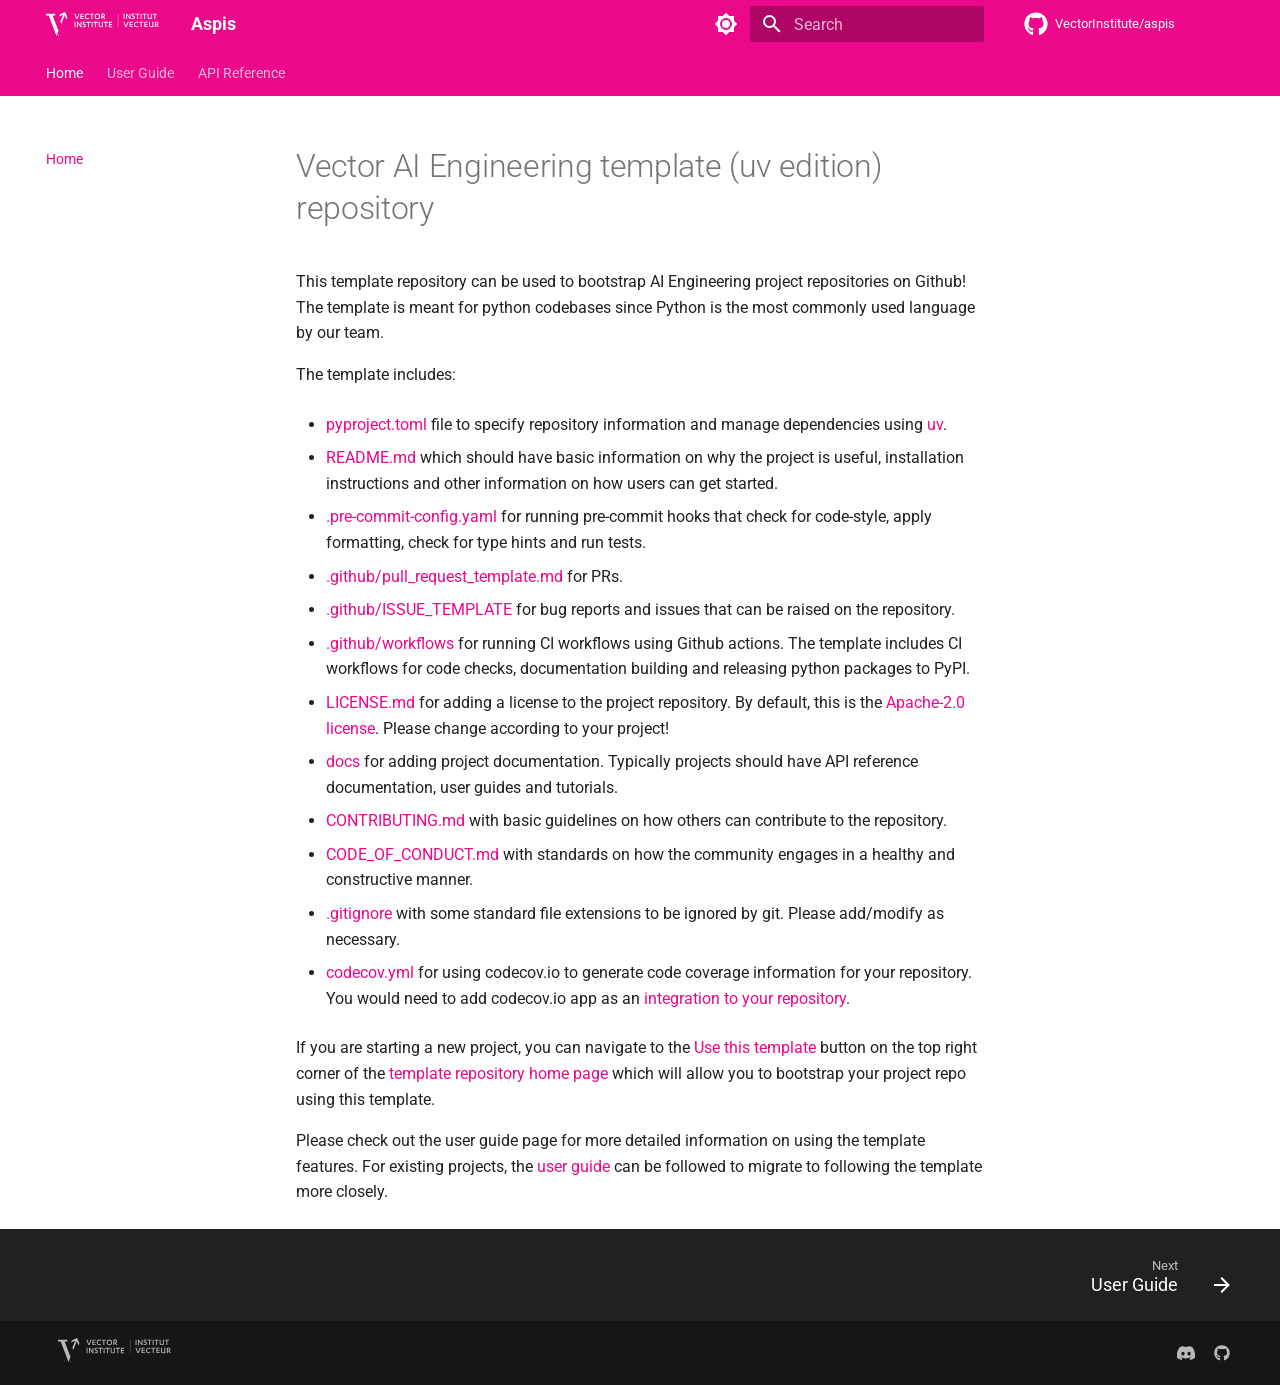
<file: index.html>
<!doctype html>
<html lang="en" class="no-js">
  <head>
    
      <meta charset="utf-8">
      <meta name="viewport" content="width=device-width,initial-scale=1">
      
      
      
      
      
        <link rel="next" href="user_guide/">
      
      
        
      
      
      <link rel="icon" href="assets/favicon-48x48.svg">
      <meta name="generator" content="mkdocs-1.6.1, mkdocs-material-9.7.7">
    
    
      
        <title>Aspis</title>
      
    
    
      <link rel="stylesheet" href="assets/stylesheets/main.ec1eaa64.min.css">
      
        
        <link rel="stylesheet" href="assets/stylesheets/palette.ab4e12ef.min.css">
      
      


    
    
      
    
    
      
        
        
        <link rel="preconnect" href="https://fonts.gstatic.com" crossorigin>
        <link rel="stylesheet" href="https://fonts.googleapis.com/css?family=Roboto:300,300i,400,400i,700,700i%7CRoboto+Mono:400,400i,700,700i&display=fallback">
        <style>:root{--md-text-font:"Roboto";--md-code-font:"Roboto Mono"}</style>
      
    
    
      <link rel="stylesheet" href="assets/_mkdocstrings.css">
    
      <link rel="stylesheet" href="stylesheets/extra.css">
    
    <script>__md_scope=new URL(".",location),__md_hash=e=>[...e].reduce(((e,_)=>(e<<5)-e+_.charCodeAt(0)),0),__md_get=(e,_=localStorage,t=__md_scope)=>JSON.parse(_.getItem(t.pathname+"."+e)),__md_set=(e,_,t=localStorage,a=__md_scope)=>{try{t.setItem(a.pathname+"."+e,JSON.stringify(_))}catch(e){}}</script>
    
      

    
    
  </head>
  
  
    
    
      
    
    
    
    
    <body dir="ltr" data-md-color-scheme="default" data-md-color-primary="vector" data-md-color-accent="vector-teal">
  
    
    <input class="md-toggle" data-md-toggle="drawer" type="checkbox" id="__drawer" autocomplete="off">
    <input class="md-toggle" data-md-toggle="search" type="checkbox" id="__search" autocomplete="off">
    <label class="md-overlay" for="__drawer"></label>
    <div data-md-component="skip">
      
        
        <a href="#vector-ai-engineering-template-uv-edition-repository" class="md-skip">
          Skip to content
        </a>
      
    </div>
    <div data-md-component="announce">
      
    </div>
    
    
      

<header class="md-header" data-md-component="header">
  <nav class="md-header__inner md-grid" aria-label="Header">
    <a href="." title="Aspis" class="md-header__button md-logo" aria-label="Aspis" data-md-component="logo">
      
<img src="assets/vector-logo.svg" alt="logo">

    </a>
    <label class="md-header__button md-icon" for="__drawer">
      
      <svg xmlns="http://www.w3.org/2000/svg" viewBox="0 0 24 24"><path d="M3 6h18v2H3zm0 5h18v2H3zm0 5h18v2H3z"/></svg>
    </label>
    <div class="md-header__title" data-md-component="header-title">
      <div class="md-header__ellipsis">
        <div class="md-header__topic">
          <span class="md-ellipsis">
            Aspis
          </span>
        </div>
        <div class="md-header__topic" data-md-component="header-topic">
          <span class="md-ellipsis">
            
              Home
            
          </span>
        </div>
      </div>
    </div>
    
      
        <form class="md-header__option" data-md-component="palette">
  
    
    
    
    <input class="md-option" data-md-color-media="(prefers-color-scheme: light)" data-md-color-scheme="default" data-md-color-primary="vector" data-md-color-accent="vector-teal"  aria-label="Switch to dark mode"  type="radio" name="__palette" id="__palette_0">
    
      <label class="md-header__button md-icon" title="Switch to dark mode" for="__palette_1" hidden>
        <svg xmlns="http://www.w3.org/2000/svg" viewBox="0 0 24 24"><path d="M12 8a4 4 0 0 0-4 4 4 4 0 0 0 4 4 4 4 0 0 0 4-4 4 4 0 0 0-4-4m0 10a6 6 0 0 1-6-6 6 6 0 0 1 6-6 6 6 0 0 1 6 6 6 6 0 0 1-6 6m8-9.31V4h-4.69L12 .69 8.69 4H4v4.69L.69 12 4 15.31V20h4.69L12 23.31 15.31 20H20v-4.69L23.31 12z"/></svg>
      </label>
    
  
    
    
    
    <input class="md-option" data-md-color-media="(prefers-color-scheme: dark)" data-md-color-scheme="slate" data-md-color-primary="black" data-md-color-accent="vector-teal"  aria-label="Switch to light mode"  type="radio" name="__palette" id="__palette_1">
    
      <label class="md-header__button md-icon" title="Switch to light mode" for="__palette_0" hidden>
        <svg xmlns="http://www.w3.org/2000/svg" viewBox="0 0 24 24"><path d="M12 18c-.89 0-1.74-.2-2.5-.55C11.56 16.5 13 14.42 13 12s-1.44-4.5-3.5-5.45C10.26 6.2 11.11 6 12 6a6 6 0 0 1 6 6 6 6 0 0 1-6 6m8-9.31V4h-4.69L12 .69 8.69 4H4v4.69L.69 12 4 15.31V20h4.69L12 23.31 15.31 20H20v-4.69L23.31 12z"/></svg>
      </label>
    
  
</form>
      
    
    
      <script>var palette=__md_get("__palette");if(palette&&palette.color){if("(prefers-color-scheme)"===palette.color.media){var media=matchMedia("(prefers-color-scheme: light)"),input=document.querySelector(media.matches?"[data-md-color-media='(prefers-color-scheme: light)']":"[data-md-color-media='(prefers-color-scheme: dark)']");palette.color.media=input.getAttribute("data-md-color-media"),palette.color.scheme=input.getAttribute("data-md-color-scheme"),palette.color.primary=input.getAttribute("data-md-color-primary"),palette.color.accent=input.getAttribute("data-md-color-accent")}for(var[key,value]of Object.entries(palette.color))document.body.setAttribute("data-md-color-"+key,value)}</script>
    
    
    
      
      
        <label class="md-header__button md-icon" for="__search">
          
          <svg xmlns="http://www.w3.org/2000/svg" viewBox="0 0 24 24"><path d="M9.5 3A6.5 6.5 0 0 1 16 9.5c0 1.61-.59 3.09-1.56 4.23l.27.27h.79l5 5-1.5 1.5-5-5v-.79l-.27-.27A6.52 6.52 0 0 1 9.5 16 6.5 6.5 0 0 1 3 9.5 6.5 6.5 0 0 1 9.5 3m0 2C7 5 5 7 5 9.5S7 14 9.5 14 14 12 14 9.5 12 5 9.5 5"/></svg>
        </label>
        <div class="md-search" data-md-component="search" role="dialog">
  <label class="md-search__overlay" for="__search"></label>
  <div class="md-search__inner" role="search">
    <form class="md-search__form" name="search">
      <input type="text" class="md-search__input" name="query" aria-label="Search" placeholder="Search" autocapitalize="off" autocorrect="off" autocomplete="off" spellcheck="false" data-md-component="search-query" required>
      <label class="md-search__icon md-icon" for="__search">
        
        <svg xmlns="http://www.w3.org/2000/svg" viewBox="0 0 24 24"><path d="M9.5 3A6.5 6.5 0 0 1 16 9.5c0 1.61-.59 3.09-1.56 4.23l.27.27h.79l5 5-1.5 1.5-5-5v-.79l-.27-.27A6.52 6.52 0 0 1 9.5 16 6.5 6.5 0 0 1 3 9.5 6.5 6.5 0 0 1 9.5 3m0 2C7 5 5 7 5 9.5S7 14 9.5 14 14 12 14 9.5 12 5 9.5 5"/></svg>
        
        <svg xmlns="http://www.w3.org/2000/svg" viewBox="0 0 24 24"><path d="M20 11v2H8l5.5 5.5-1.42 1.42L4.16 12l7.92-7.92L13.5 5.5 8 11z"/></svg>
      </label>
      <nav class="md-search__options" aria-label="Search">
        
        <button type="reset" class="md-search__icon md-icon" title="Clear" aria-label="Clear" tabindex="-1">
          
          <svg xmlns="http://www.w3.org/2000/svg" viewBox="0 0 24 24"><path d="M19 6.41 17.59 5 12 10.59 6.41 5 5 6.41 10.59 12 5 17.59 6.41 19 12 13.41 17.59 19 19 17.59 13.41 12z"/></svg>
        </button>
      </nav>
      
        <div class="md-search__suggest" data-md-component="search-suggest"></div>
      
    </form>
    <div class="md-search__output">
      <div class="md-search__scrollwrap" tabindex="0" data-md-scrollfix>
        <div class="md-search-result" data-md-component="search-result">
          <div class="md-search-result__meta">
            Initializing search
          </div>
          <ol class="md-search-result__list" role="presentation"></ol>
        </div>
      </div>
    </div>
  </div>
</div>
      
    
    
      <div class="md-header__source">
        <a href="https://github.com/VectorInstitute/aspis" title="Go to repository" class="md-source" data-md-component="source">
  <div class="md-source__icon md-icon">
    
    <svg xmlns="http://www.w3.org/2000/svg" viewBox="0 0 512 512"><!--! Font Awesome Free 7.1.0 by @fontawesome - https://fontawesome.com License - https://fontawesome.com/license/free (Icons: CC BY 4.0, Fonts: SIL OFL 1.1, Code: MIT License) Copyright 2025 Fonticons, Inc.--><path d="M173.9 397.4c0 2-2.3 3.6-5.2 3.6-3.3.3-5.6-1.3-5.6-3.6 0-2 2.3-3.6 5.2-3.6 3-.3 5.6 1.3 5.6 3.6m-31.1-4.5c-.7 2 1.3 4.3 4.3 4.9 2.6 1 5.6 0 6.2-2s-1.3-4.3-4.3-5.2c-2.6-.7-5.5.3-6.2 2.3m44.2-1.7c-2.9.7-4.9 2.6-4.6 4.9.3 2 2.9 3.3 5.9 2.6 2.9-.7 4.9-2.6 4.6-4.6-.3-1.9-3-3.2-5.9-2.9M252.8 8C114.1 8 8 113.3 8 252c0 110.9 69.8 205.8 169.5 239.2 12.8 2.3 17.3-5.6 17.3-12.1 0-6.2-.3-40.4-.3-61.4 0 0-70 15-84.7-29.8 0 0-11.4-29.1-27.8-36.6 0 0-22.9-15.7 1.6-15.4 0 0 24.9 2 38.6 25.8 21.9 38.6 58.6 27.5 72.9 20.9 2.3-16 8.8-27.1 16-33.7-55.9-6.2-112.3-14.3-112.3-110.5 0-27.5 7.6-41.3 23.6-58.9-2.6-6.5-11.1-33.3 2.6-67.9 20.9-6.5 69 27 69 27 20-5.6 41.5-8.5 62.8-8.5s42.8 2.9 62.8 8.5c0 0 48.1-33.6 69-27 13.7 34.7 5.2 61.4 2.6 67.9 16 17.7 25.8 31.5 25.8 58.9 0 96.5-58.9 104.2-114.8 110.5 9.2 7.9 17 22.9 17 46.4 0 33.7-.3 75.4-.3 83.6 0 6.5 4.6 14.4 17.3 12.1C436.2 457.8 504 362.9 504 252 504 113.3 391.5 8 252.8 8M105.2 352.9c-1.3 1-1 3.3.7 5.2 1.6 1.6 3.9 2.3 5.2 1 1.3-1 1-3.3-.7-5.2-1.6-1.6-3.9-2.3-5.2-1m-10.8-8.1c-.7 1.3.3 2.9 2.3 3.9 1.6 1 3.6.7 4.3-.7.7-1.3-.3-2.9-2.3-3.9-2-.6-3.6-.3-4.3.7m32.4 35.6c-1.6 1.3-1 4.3 1.3 6.2 2.3 2.3 5.2 2.6 6.5 1 1.3-1.3.7-4.3-1.3-6.2-2.2-2.3-5.2-2.6-6.5-1m-11.4-14.7c-1.6 1-1.6 3.6 0 5.9s4.3 3.3 5.6 2.3c1.6-1.3 1.6-3.9 0-6.2-1.4-2.3-4-3.3-5.6-2"/></svg>
  </div>
  <div class="md-source__repository">
    VectorInstitute/aspis
  </div>
</a>
      </div>
    
  </nav>
  
</header>
    
    <div class="md-container" data-md-component="container">
      
      
        
          
            
<nav class="md-tabs" aria-label="Tabs" data-md-component="tabs">
  <div class="md-grid">
    <ul class="md-tabs__list">
      
        
  
  
  
    
  
  
    <li class="md-tabs__item md-tabs__item--active">
      <a href="." class="md-tabs__link">
        
  
  
    
  
  Home

      </a>
    </li>
  

      
        
  
  
  
  
    <li class="md-tabs__item">
      <a href="user_guide/" class="md-tabs__link">
        
  
  
    
  
  User Guide

      </a>
    </li>
  

      
        
  
  
  
  
    <li class="md-tabs__item">
      <a href="api/" class="md-tabs__link">
        
  
  
    
  
  API Reference

      </a>
    </li>
  

      
    </ul>
  </div>
</nav>
          
        
      
      <main class="md-main" data-md-component="main">
        <div class="md-main__inner md-grid">
          
            
              
              <div class="md-sidebar md-sidebar--primary" data-md-component="sidebar" data-md-type="navigation" >
                <div class="md-sidebar__scrollwrap">
                  <div class="md-sidebar__inner">
                    


  


<nav class="md-nav md-nav--primary md-nav--lifted" aria-label="Navigation" data-md-level="0">
  <label class="md-nav__title" for="__drawer">
    <a href="." title="Aspis" class="md-nav__button md-logo" aria-label="Aspis" data-md-component="logo">
      
<img src="assets/vector-logo.svg" alt="logo">

    </a>
    Aspis
  </label>
  
    <div class="md-nav__source">
      <a href="https://github.com/VectorInstitute/aspis" title="Go to repository" class="md-source" data-md-component="source">
  <div class="md-source__icon md-icon">
    
    <svg xmlns="http://www.w3.org/2000/svg" viewBox="0 0 512 512"><!--! Font Awesome Free 7.1.0 by @fontawesome - https://fontawesome.com License - https://fontawesome.com/license/free (Icons: CC BY 4.0, Fonts: SIL OFL 1.1, Code: MIT License) Copyright 2025 Fonticons, Inc.--><path d="M173.9 397.4c0 2-2.3 3.6-5.2 3.6-3.3.3-5.6-1.3-5.6-3.6 0-2 2.3-3.6 5.2-3.6 3-.3 5.6 1.3 5.6 3.6m-31.1-4.5c-.7 2 1.3 4.3 4.3 4.9 2.6 1 5.6 0 6.2-2s-1.3-4.3-4.3-5.2c-2.6-.7-5.5.3-6.2 2.3m44.2-1.7c-2.9.7-4.9 2.6-4.6 4.9.3 2 2.9 3.3 5.9 2.6 2.9-.7 4.9-2.6 4.6-4.6-.3-1.9-3-3.2-5.9-2.9M252.8 8C114.1 8 8 113.3 8 252c0 110.9 69.8 205.8 169.5 239.2 12.8 2.3 17.3-5.6 17.3-12.1 0-6.2-.3-40.4-.3-61.4 0 0-70 15-84.7-29.8 0 0-11.4-29.1-27.8-36.6 0 0-22.9-15.7 1.6-15.4 0 0 24.9 2 38.6 25.8 21.9 38.6 58.6 27.5 72.9 20.9 2.3-16 8.8-27.1 16-33.7-55.9-6.2-112.3-14.3-112.3-110.5 0-27.5 7.6-41.3 23.6-58.9-2.6-6.5-11.1-33.3 2.6-67.9 20.9-6.5 69 27 69 27 20-5.6 41.5-8.5 62.8-8.5s42.8 2.9 62.8 8.5c0 0 48.1-33.6 69-27 13.7 34.7 5.2 61.4 2.6 67.9 16 17.7 25.8 31.5 25.8 58.9 0 96.5-58.9 104.2-114.8 110.5 9.2 7.9 17 22.9 17 46.4 0 33.7-.3 75.4-.3 83.6 0 6.5 4.6 14.4 17.3 12.1C436.2 457.8 504 362.9 504 252 504 113.3 391.5 8 252.8 8M105.2 352.9c-1.3 1-1 3.3.7 5.2 1.6 1.6 3.9 2.3 5.2 1 1.3-1 1-3.3-.7-5.2-1.6-1.6-3.9-2.3-5.2-1m-10.8-8.1c-.7 1.3.3 2.9 2.3 3.9 1.6 1 3.6.7 4.3-.7.7-1.3-.3-2.9-2.3-3.9-2-.6-3.6-.3-4.3.7m32.4 35.6c-1.6 1.3-1 4.3 1.3 6.2 2.3 2.3 5.2 2.6 6.5 1 1.3-1.3.7-4.3-1.3-6.2-2.2-2.3-5.2-2.6-6.5-1m-11.4-14.7c-1.6 1-1.6 3.6 0 5.9s4.3 3.3 5.6 2.3c1.6-1.3 1.6-3.9 0-6.2-1.4-2.3-4-3.3-5.6-2"/></svg>
  </div>
  <div class="md-source__repository">
    VectorInstitute/aspis
  </div>
</a>
    </div>
  
  <ul class="md-nav__list" data-md-scrollfix>
    
      
      
  
  
    
  
  
  
    <li class="md-nav__item md-nav__item--active">
      
      <input class="md-nav__toggle md-toggle" type="checkbox" id="__toc">
      
      
        
      
      
      <a href="." class="md-nav__link md-nav__link--active">
        
  
  
  <span class="md-ellipsis">
    
  
    Home
  

    
  </span>
  
  

      </a>
      
    </li>
  

    
      
      
  
  
  
  
    <li class="md-nav__item">
      <a href="user_guide/" class="md-nav__link">
        
  
  
  <span class="md-ellipsis">
    
  
    User Guide
  

    
  </span>
  
  

      </a>
    </li>
  

    
      
      
  
  
  
  
    <li class="md-nav__item">
      <a href="api/" class="md-nav__link">
        
  
  
  <span class="md-ellipsis">
    
  
    API Reference
  

    
  </span>
  
  

      </a>
    </li>
  

    
  </ul>
</nav>
                  </div>
                </div>
              </div>
            
            
              
              <div class="md-sidebar md-sidebar--secondary" data-md-component="sidebar" data-md-type="toc" >
                <div class="md-sidebar__scrollwrap">
                  <div class="md-sidebar__inner">
                    

<nav class="md-nav md-nav--secondary" aria-label="Table of contents">
  
  
  
    
  
  
</nav>
                  </div>
                </div>
              </div>
            
          
          
            <div class="md-content" data-md-component="content">
              
              <article class="md-content__inner md-typeset">
                
                  


  
  


<h1 id="vector-ai-engineering-template-uv-edition-repository">Vector AI Engineering template (uv edition) repository<a class="headerlink" href="#vector-ai-engineering-template-uv-edition-repository" title="Permanent link">&para;</a></h1>
<p>This template repository can be used to bootstrap AI Engineering project repositories
on Github! The template is meant for python codebases since Python is the most commonly
used language by our team.</p>
<p>The template includes:</p>
<ul>
<li>
<p><a href="https://pip.pypa.io/en/stable/reference/build-system/pyproject-toml/">pyproject.toml</a>
file to specify repository information and manage dependencies using
<a href="https://docs.astral.sh/uv/">uv</a>.</p>
</li>
<li>
<p><a href="https://docs.github.com/en/repositories/managing-your-repositorys-settings-and-features/customizing-your-repository/about-readmes">README.md</a> which should have basic information on why the project is
useful, installation instructions and other information on how users can get started.</p>
</li>
<li>
<p><a href="https://pre-commit.com/">.pre-commit-config.yaml</a> for running pre-commit hooks that
check for code-style, apply formatting, check for type hints and run tests.</p>
</li>
<li>
<p><a href="https://docs.github.com/en/communities/using-templates-to-encourage-useful-issues-and-pull-requests/creating-a-pull-request-template-for-your-repository">.github/pull_request_template.md</a> for PRs.</p>
</li>
<li>
<p><a href="https://docs.github.com/en/communities/using-templates-to-encourage-useful-issues-and-pull-requests/configuring-issue-templates-for-your-repository">.github/ISSUE_TEMPLATE</a> for bug reports and issues that can be raised on the repository.</p>
</li>
<li>
<p><a href="https://docs.github.com/en/actions/using-workflows">.github/workflows</a> for running CI
workflows using Github actions. The template includes CI workflows for code checks,
documentation building and releasing python packages to PyPI.</p>
</li>
<li>
<p><a href="https://docs.github.com/en/repositories/managing-your-repositorys-settings-and-features/customizing-your-repository/licensing-a-repository">LICENSE.md</a> for adding a license to the project repository.
By default, this is the <a href="http://www.apache.org/licenses/">Apache-2.0 license</a>. Please
change according to your project!</p>
</li>
<li>
<p><a href="https://squidfunk.github.io/mkdocs-material/">docs</a> for adding project documentation. Typically
projects should have API reference documentation, user guides and tutorials.</p>
</li>
<li>
<p><a href="https://docs.github.com/en/communities/setting-up-your-project-for-healthy-contributions/setting-guidelines-for-repository-contributors">CONTRIBUTING.md</a> with basic guidelines on how others can
contribute to the repository.</p>
</li>
<li>
<p><a href="https://docs.github.com/en/communities/setting-up-your-project-for-healthy-contributions/adding-a-code-of-conduct-to-your-project">CODE_OF_CONDUCT.md</a> with standards on how the community engages in
a healthy and constructive manner.</p>
</li>
<li>
<p><a href="https://docs.github.com/en/get-started/getting-started-with-git/ignoring-files">.gitignore</a>
with some standard file extensions to be ignored by git. Please add/modify as necessary.</p>
</li>
<li>
<p><a href="https://docs.codecov.com/docs/codecov-yaml">codecov.yml</a> for using codecov.io to
generate code coverage information for your repository. You would need to add codecov.io
app as an <a href="https://docs.codecov.com/docs/how-to-create-a-github-app-for-codecov-enterprise">integration to your repository</a>.</p>
</li>
</ul>
<p>If you are starting a new project, you can navigate to the <a href="https://docs.github.com/en/repositories/creating-and-managing-repositories/creating-a-repository-from-a-template">Use this template</a> button
on the top right corner of the <a href="https://github.com/VectorInstitute/aieng-template">template repository home page</a>
which will allow you to bootstrap your project repo using this template.</p>
<p>Please check out the user guide page for more detailed information on using the
template features. For existing projects, the <a href="user_guide/">user guide</a>
can be followed to migrate to following the template more closely.</p>












                
              </article>
            </div>
          
          
<script>var target=document.getElementById(location.hash.slice(1));target&&target.name&&(target.checked=target.name.startsWith("__tabbed_"))</script>
        </div>
        
          <button type="button" class="md-top md-icon" data-md-component="top" hidden>
  
  <svg xmlns="http://www.w3.org/2000/svg" viewBox="0 0 24 24"><path d="M13 20h-2V8l-5.5 5.5-1.42-1.42L12 4.16l7.92 7.92-1.42 1.42L13 8z"/></svg>
  Back to top
</button>
        
      </main>
      
        <footer class="md-footer">
  
    
      
      <nav class="md-footer__inner md-grid" aria-label="Footer" >
        
        
          
          <a href="user_guide/" class="md-footer__link md-footer__link--next" aria-label="Next: User Guide">
            <div class="md-footer__title">
              <span class="md-footer__direction">
                Next
              </span>
              <div class="md-ellipsis">
                User Guide
              </div>
            </div>
            <div class="md-footer__button md-icon">
              
              <svg xmlns="http://www.w3.org/2000/svg" viewBox="0 0 24 24"><path d="M4 11v2h12l-5.5 5.5 1.42 1.42L19.84 12l-7.92-7.92L10.5 5.5 16 11z"/></svg>
            </div>
          </a>
        
      </nav>
    
  
  <div class="md-footer-meta md-typeset">
    <div class="md-footer-meta__inner md-grid">
      <div class="md-copyright">
  <div class="md-footer-vector">
    <a href="https://vectorinstitute.ai" target="_blank" rel="noopener">
      <img
        src="assets/vector-logo.svg"
        alt="Vector Institute Logo"
        height="24"
      />
    </a>
  </div>
   
</div>
      
        
<div class="md-social">
  
    
    
    
    
    <a href="404.html" target="_blank" rel="noopener" title="" class="md-social__link">
      <svg xmlns="http://www.w3.org/2000/svg" viewBox="0 0 576 512"><!--! Font Awesome Free 7.1.0 by @fontawesome - https://fontawesome.com License - https://fontawesome.com/license/free (Icons: CC BY 4.0, Fonts: SIL OFL 1.1, Code: MIT License) Copyright 2025 Fonticons, Inc.--><path d="M492.5 69.8c-.2-.3-.4-.6-.8-.7-38.1-17.5-78.4-30-119.7-37.1-.4-.1-.8 0-1.1.1s-.6.4-.8.8c-5.5 9.9-10.5 20.2-14.9 30.6-44.6-6.8-89.9-6.8-134.4 0-4.5-10.5-9.5-20.7-15.1-30.6-.2-.3-.5-.6-.8-.8s-.7-.2-1.1-.2C162.5 39 122.2 51.5 84.1 69c-.3.1-.6.4-.8.7C7.1 183.5-13.8 294.6-3.6 404.2c0 .3.1.5.2.8s.3.4.5.6c44.4 32.9 94 58 146.8 74.2.4.1.8.1 1.1 0s.7-.4.9-.7c11.3-15.4 21.4-31.8 30-48.8.1-.2.2-.5.2-.8s0-.5-.1-.8-.2-.5-.4-.6-.4-.3-.7-.4c-15.8-6.1-31.2-13.4-45.9-21.9-.3-.2-.5-.4-.7-.6s-.3-.6-.3-.9 0-.6.2-.9.3-.5.6-.7c3.1-2.3 6.2-4.7 9.1-7.1.3-.2.6-.4.9-.4s.7 0 1 .1c96.2 43.9 200.4 43.9 295.5 0 .3-.1.7-.2 1-.2s.7.2.9.4c2.9 2.4 6 4.9 9.1 7.2.2.2.4.4.6.7s.2.6.2.9-.1.6-.3.9-.4.5-.6.6c-14.7 8.6-30 15.9-45.9 21.8-.2.1-.5.2-.7.4s-.3.4-.4.7-.1.5-.1.8.1.5.2.8c8.8 17 18.8 33.3 30 48.8.2.3.6.6.9.7s.8.1 1.1 0c52.9-16.2 102.6-41.3 147.1-74.2.2-.2.4-.4.5-.6s.2-.5.2-.8c12.3-126.8-20.5-236.9-86.9-334.5zm-302 267.7c-29 0-52.8-26.6-52.8-59.2s23.4-59.2 52.8-59.2c29.7 0 53.3 26.8 52.8 59.2 0 32.7-23.4 59.2-52.8 59.2m195.4 0c-29 0-52.8-26.6-52.8-59.2s23.4-59.2 52.8-59.2c29.7 0 53.3 26.8 52.8 59.2 0 32.7-23.2 59.2-52.8 59.2"/></svg>
    </a>
  
    
    
    
    
      
      
    
    <a href="https://github.com/VectorInstitute/aspis" target="_blank" rel="noopener" title="github.com" class="md-social__link">
      <svg xmlns="http://www.w3.org/2000/svg" viewBox="0 0 512 512"><!--! Font Awesome Free 7.1.0 by @fontawesome - https://fontawesome.com License - https://fontawesome.com/license/free (Icons: CC BY 4.0, Fonts: SIL OFL 1.1, Code: MIT License) Copyright 2025 Fonticons, Inc.--><path d="M173.9 397.4c0 2-2.3 3.6-5.2 3.6-3.3.3-5.6-1.3-5.6-3.6 0-2 2.3-3.6 5.2-3.6 3-.3 5.6 1.3 5.6 3.6m-31.1-4.5c-.7 2 1.3 4.3 4.3 4.9 2.6 1 5.6 0 6.2-2s-1.3-4.3-4.3-5.2c-2.6-.7-5.5.3-6.2 2.3m44.2-1.7c-2.9.7-4.9 2.6-4.6 4.9.3 2 2.9 3.3 5.9 2.6 2.9-.7 4.9-2.6 4.6-4.6-.3-1.9-3-3.2-5.9-2.9M252.8 8C114.1 8 8 113.3 8 252c0 110.9 69.8 205.8 169.5 239.2 12.8 2.3 17.3-5.6 17.3-12.1 0-6.2-.3-40.4-.3-61.4 0 0-70 15-84.7-29.8 0 0-11.4-29.1-27.8-36.6 0 0-22.9-15.7 1.6-15.4 0 0 24.9 2 38.6 25.8 21.9 38.6 58.6 27.5 72.9 20.9 2.3-16 8.8-27.1 16-33.7-55.9-6.2-112.3-14.3-112.3-110.5 0-27.5 7.6-41.3 23.6-58.9-2.6-6.5-11.1-33.3 2.6-67.9 20.9-6.5 69 27 69 27 20-5.6 41.5-8.5 62.8-8.5s42.8 2.9 62.8 8.5c0 0 48.1-33.6 69-27 13.7 34.7 5.2 61.4 2.6 67.9 16 17.7 25.8 31.5 25.8 58.9 0 96.5-58.9 104.2-114.8 110.5 9.2 7.9 17 22.9 17 46.4 0 33.7-.3 75.4-.3 83.6 0 6.5 4.6 14.4 17.3 12.1C436.2 457.8 504 362.9 504 252 504 113.3 391.5 8 252.8 8M105.2 352.9c-1.3 1-1 3.3.7 5.2 1.6 1.6 3.9 2.3 5.2 1 1.3-1 1-3.3-.7-5.2-1.6-1.6-3.9-2.3-5.2-1m-10.8-8.1c-.7 1.3.3 2.9 2.3 3.9 1.6 1 3.6.7 4.3-.7.7-1.3-.3-2.9-2.3-3.9-2-.6-3.6-.3-4.3.7m32.4 35.6c-1.6 1.3-1 4.3 1.3 6.2 2.3 2.3 5.2 2.6 6.5 1 1.3-1.3.7-4.3-1.3-6.2-2.2-2.3-5.2-2.6-6.5-1m-11.4-14.7c-1.6 1-1.6 3.6 0 5.9s4.3 3.3 5.6 2.3c1.6-1.3 1.6-3.9 0-6.2-1.4-2.3-4-3.3-5.6-2"/></svg>
    </a>
  
</div>
      
    </div>
  </div>
</footer>
      
    </div>
    <div class="md-dialog" data-md-component="dialog">
      <div class="md-dialog__inner md-typeset"></div>
    </div>
    
    
    
      
      
      <script id="__config" type="application/json">{"annotate": null, "base": ".", "features": ["content.code.annotate", "content.code.copy", "navigation.footer", "navigation.indexes", "navigation.instant", "navigation.tabs", "navigation.top", "search.suggest", "search.highlight", "toc.follow"], "search": "assets/javascripts/workers/search.2c215733.min.js", "tags": null, "translations": {"clipboard.copied": "Copied to clipboard", "clipboard.copy": "Copy to clipboard", "search.result.more.one": "1 more on this page", "search.result.more.other": "# more on this page", "search.result.none": "No matching documents", "search.result.one": "1 matching document", "search.result.other": "# matching documents", "search.result.placeholder": "Type to start searching", "search.result.term.missing": "Missing", "select.version": "Select version"}, "version": null}</script>
    
    
      <script src="assets/javascripts/bundle.d7400e89.min.js"></script>
      
    
  </body>
</html>
</file>
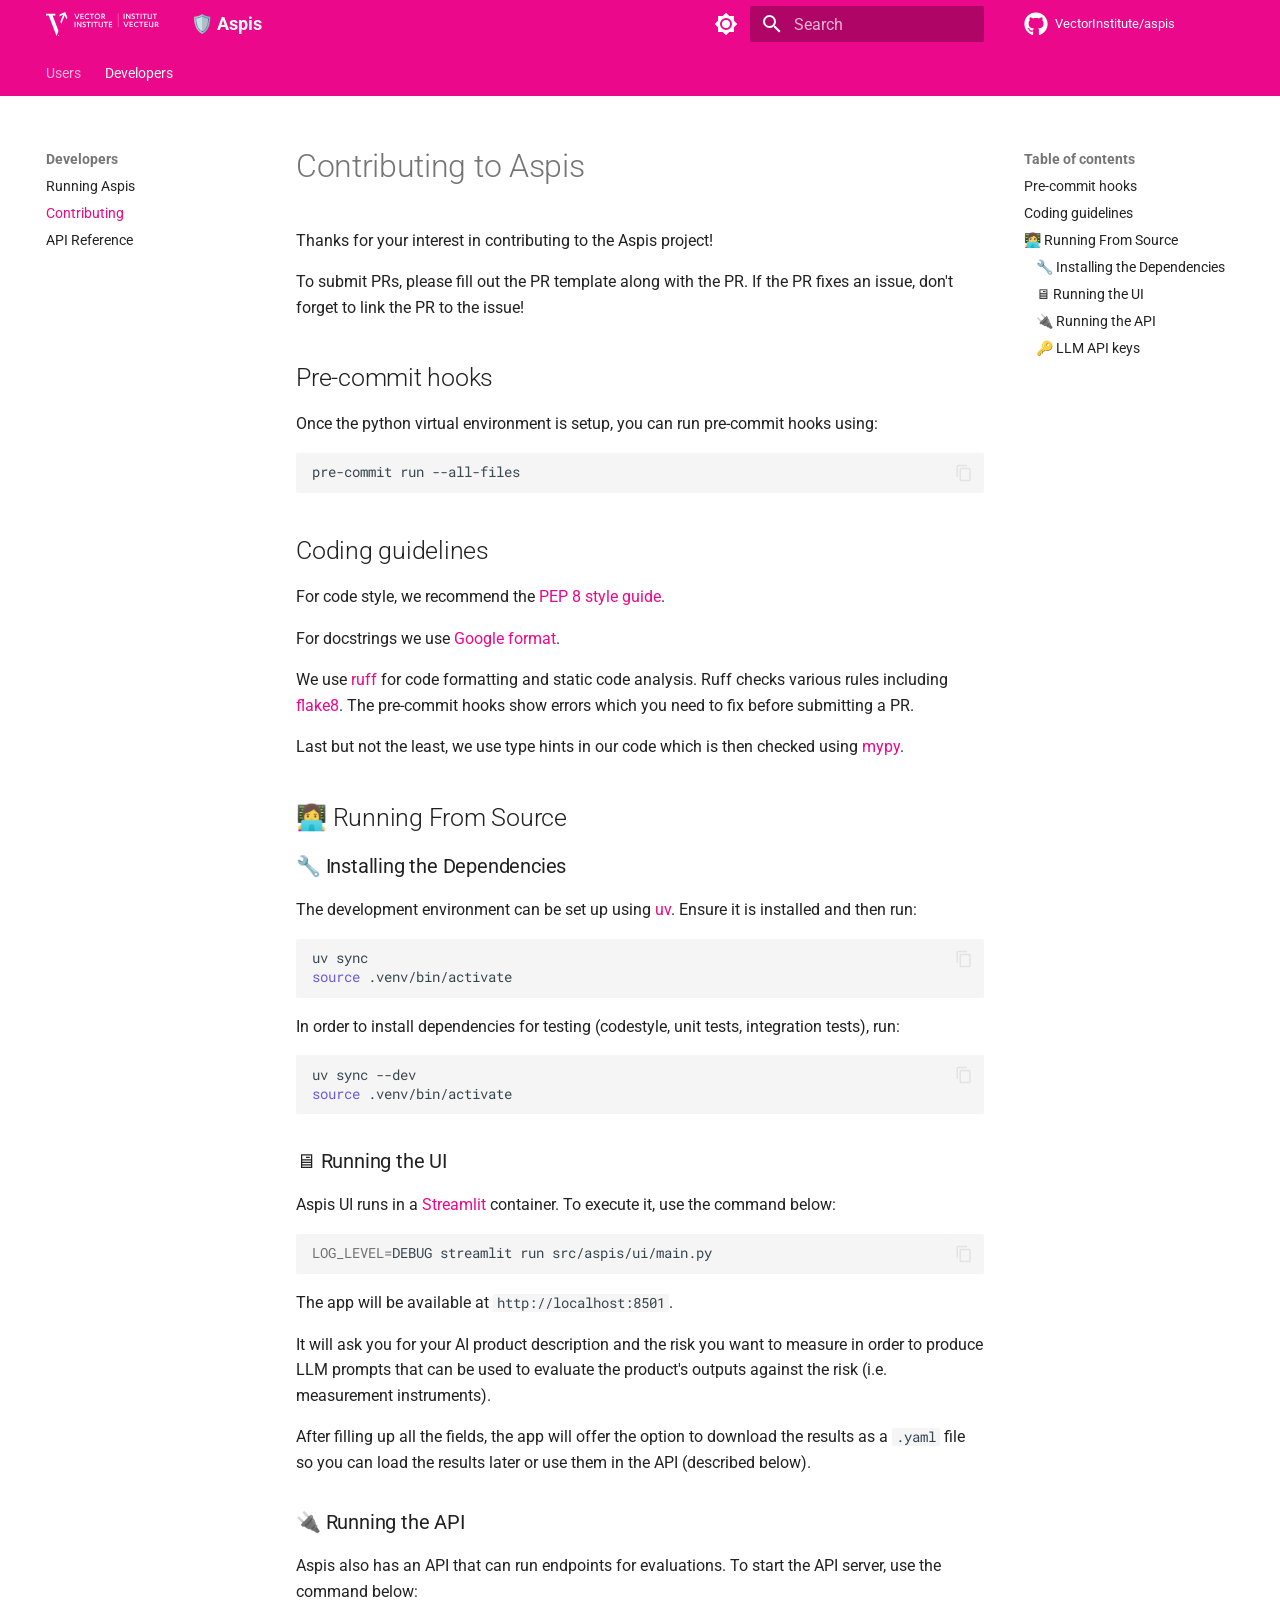
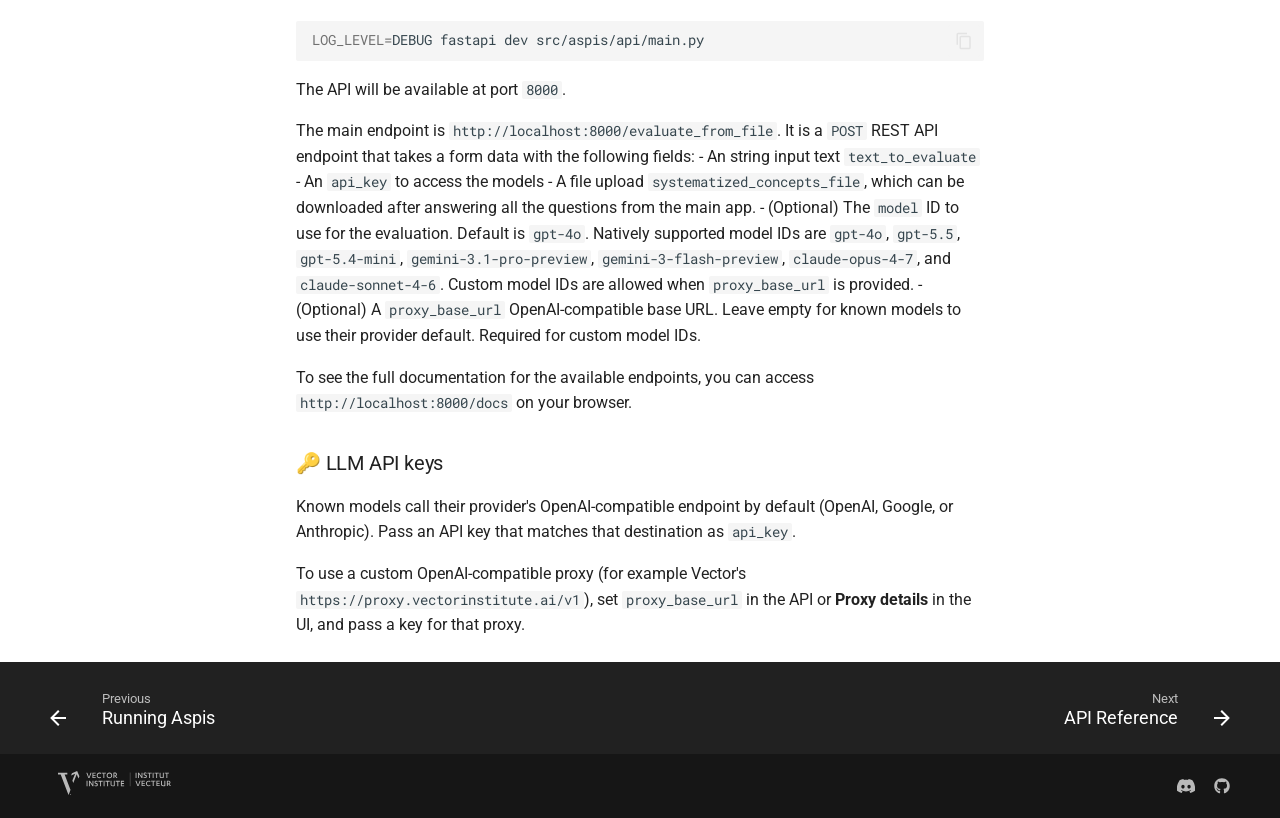
<file: contributing/index.html>
<!doctype html>
<html lang="en" class="no-js">
  <head>
    
      <meta charset="utf-8">
      <meta name="viewport" content="width=device-width,initial-scale=1">
      
      
      
      
        <link rel="prev" href="../using/">
      
      
        <link rel="next" href="../api/">
      
      
        
      
      
      <link rel="icon" href="../assets/favicon-48x48.svg">
      <meta name="generator" content="mkdocs-1.6.1, mkdocs-material-9.7.7">
    
    
      
        <title>Contributing - 🛡️ Aspis</title>
      
    
    
      <link rel="stylesheet" href="../assets/stylesheets/main.ec1eaa64.min.css">
      
        
        <link rel="stylesheet" href="../assets/stylesheets/palette.ab4e12ef.min.css">
      
      


    
    
      
    
    
      
        
        
        <link rel="preconnect" href="https://fonts.gstatic.com" crossorigin>
        <link rel="stylesheet" href="https://fonts.googleapis.com/css?family=Roboto:300,300i,400,400i,700,700i%7CRoboto+Mono:400,400i,700,700i&display=fallback">
        <style>:root{--md-text-font:"Roboto";--md-code-font:"Roboto Mono"}</style>
      
    
    
      <link rel="stylesheet" href="../assets/_mkdocstrings.css">
    
      <link rel="stylesheet" href="../stylesheets/extra.css">
    
    <script>__md_scope=new URL("..",location),__md_hash=e=>[...e].reduce(((e,_)=>(e<<5)-e+_.charCodeAt(0)),0),__md_get=(e,_=localStorage,t=__md_scope)=>JSON.parse(_.getItem(t.pathname+"."+e)),__md_set=(e,_,t=localStorage,a=__md_scope)=>{try{t.setItem(a.pathname+"."+e,JSON.stringify(_))}catch(e){}}</script>
    
      

    
    
  </head>
  
  
    
    
      
    
    
    
    
    <body dir="ltr" data-md-color-scheme="default" data-md-color-primary="vector" data-md-color-accent="vector-teal">
  
    
    <input class="md-toggle" data-md-toggle="drawer" type="checkbox" id="__drawer" autocomplete="off">
    <input class="md-toggle" data-md-toggle="search" type="checkbox" id="__search" autocomplete="off">
    <label class="md-overlay" for="__drawer"></label>
    <div data-md-component="skip">
      
        
        <a href="#contributing-to-aspis" class="md-skip">
          Skip to content
        </a>
      
    </div>
    <div data-md-component="announce">
      
    </div>
    
    
      

<header class="md-header" data-md-component="header">
  <nav class="md-header__inner md-grid" aria-label="Header">
    <a href=".." title="🛡️ Aspis" class="md-header__button md-logo" aria-label="🛡️ Aspis" data-md-component="logo">
      
<img src="../assets/vector-logo.svg" alt="logo">

    </a>
    <label class="md-header__button md-icon" for="__drawer">
      
      <svg xmlns="http://www.w3.org/2000/svg" viewBox="0 0 24 24"><path d="M3 6h18v2H3zm0 5h18v2H3zm0 5h18v2H3z"/></svg>
    </label>
    <div class="md-header__title" data-md-component="header-title">
      <div class="md-header__ellipsis">
        <div class="md-header__topic">
          <span class="md-ellipsis">
            🛡️ Aspis
          </span>
        </div>
        <div class="md-header__topic" data-md-component="header-topic">
          <span class="md-ellipsis">
            
              Contributing
            
          </span>
        </div>
      </div>
    </div>
    
      
        <form class="md-header__option" data-md-component="palette">
  
    
    
    
    <input class="md-option" data-md-color-media="(prefers-color-scheme: light)" data-md-color-scheme="default" data-md-color-primary="vector" data-md-color-accent="vector-teal"  aria-label="Switch to dark mode"  type="radio" name="__palette" id="__palette_0">
    
      <label class="md-header__button md-icon" title="Switch to dark mode" for="__palette_1" hidden>
        <svg xmlns="http://www.w3.org/2000/svg" viewBox="0 0 24 24"><path d="M12 8a4 4 0 0 0-4 4 4 4 0 0 0 4 4 4 4 0 0 0 4-4 4 4 0 0 0-4-4m0 10a6 6 0 0 1-6-6 6 6 0 0 1 6-6 6 6 0 0 1 6 6 6 6 0 0 1-6 6m8-9.31V4h-4.69L12 .69 8.69 4H4v4.69L.69 12 4 15.31V20h4.69L12 23.31 15.31 20H20v-4.69L23.31 12z"/></svg>
      </label>
    
  
    
    
    
    <input class="md-option" data-md-color-media="(prefers-color-scheme: dark)" data-md-color-scheme="slate" data-md-color-primary="black" data-md-color-accent="vector-teal"  aria-label="Switch to light mode"  type="radio" name="__palette" id="__palette_1">
    
      <label class="md-header__button md-icon" title="Switch to light mode" for="__palette_0" hidden>
        <svg xmlns="http://www.w3.org/2000/svg" viewBox="0 0 24 24"><path d="M12 18c-.89 0-1.74-.2-2.5-.55C11.56 16.5 13 14.42 13 12s-1.44-4.5-3.5-5.45C10.26 6.2 11.11 6 12 6a6 6 0 0 1 6 6 6 6 0 0 1-6 6m8-9.31V4h-4.69L12 .69 8.69 4H4v4.69L.69 12 4 15.31V20h4.69L12 23.31 15.31 20H20v-4.69L23.31 12z"/></svg>
      </label>
    
  
</form>
      
    
    
      <script>var palette=__md_get("__palette");if(palette&&palette.color){if("(prefers-color-scheme)"===palette.color.media){var media=matchMedia("(prefers-color-scheme: light)"),input=document.querySelector(media.matches?"[data-md-color-media='(prefers-color-scheme: light)']":"[data-md-color-media='(prefers-color-scheme: dark)']");palette.color.media=input.getAttribute("data-md-color-media"),palette.color.scheme=input.getAttribute("data-md-color-scheme"),palette.color.primary=input.getAttribute("data-md-color-primary"),palette.color.accent=input.getAttribute("data-md-color-accent")}for(var[key,value]of Object.entries(palette.color))document.body.setAttribute("data-md-color-"+key,value)}</script>
    
    
    
      
      
        <label class="md-header__button md-icon" for="__search">
          
          <svg xmlns="http://www.w3.org/2000/svg" viewBox="0 0 24 24"><path d="M9.5 3A6.5 6.5 0 0 1 16 9.5c0 1.61-.59 3.09-1.56 4.23l.27.27h.79l5 5-1.5 1.5-5-5v-.79l-.27-.27A6.52 6.52 0 0 1 9.5 16 6.5 6.5 0 0 1 3 9.5 6.5 6.5 0 0 1 9.5 3m0 2C7 5 5 7 5 9.5S7 14 9.5 14 14 12 14 9.5 12 5 9.5 5"/></svg>
        </label>
        <div class="md-search" data-md-component="search" role="dialog">
  <label class="md-search__overlay" for="__search"></label>
  <div class="md-search__inner" role="search">
    <form class="md-search__form" name="search">
      <input type="text" class="md-search__input" name="query" aria-label="Search" placeholder="Search" autocapitalize="off" autocorrect="off" autocomplete="off" spellcheck="false" data-md-component="search-query" required>
      <label class="md-search__icon md-icon" for="__search">
        
        <svg xmlns="http://www.w3.org/2000/svg" viewBox="0 0 24 24"><path d="M9.5 3A6.5 6.5 0 0 1 16 9.5c0 1.61-.59 3.09-1.56 4.23l.27.27h.79l5 5-1.5 1.5-5-5v-.79l-.27-.27A6.52 6.52 0 0 1 9.5 16 6.5 6.5 0 0 1 3 9.5 6.5 6.5 0 0 1 9.5 3m0 2C7 5 5 7 5 9.5S7 14 9.5 14 14 12 14 9.5 12 5 9.5 5"/></svg>
        
        <svg xmlns="http://www.w3.org/2000/svg" viewBox="0 0 24 24"><path d="M20 11v2H8l5.5 5.5-1.42 1.42L4.16 12l7.92-7.92L13.5 5.5 8 11z"/></svg>
      </label>
      <nav class="md-search__options" aria-label="Search">
        
        <button type="reset" class="md-search__icon md-icon" title="Clear" aria-label="Clear" tabindex="-1">
          
          <svg xmlns="http://www.w3.org/2000/svg" viewBox="0 0 24 24"><path d="M19 6.41 17.59 5 12 10.59 6.41 5 5 6.41 10.59 12 5 17.59 6.41 19 12 13.41 17.59 19 19 17.59 13.41 12z"/></svg>
        </button>
      </nav>
      
        <div class="md-search__suggest" data-md-component="search-suggest"></div>
      
    </form>
    <div class="md-search__output">
      <div class="md-search__scrollwrap" tabindex="0" data-md-scrollfix>
        <div class="md-search-result" data-md-component="search-result">
          <div class="md-search-result__meta">
            Initializing search
          </div>
          <ol class="md-search-result__list" role="presentation"></ol>
        </div>
      </div>
    </div>
  </div>
</div>
      
    
    
      <div class="md-header__source">
        <a href="https://github.com/VectorInstitute/aspis" title="Go to repository" class="md-source" data-md-component="source">
  <div class="md-source__icon md-icon">
    
    <svg xmlns="http://www.w3.org/2000/svg" viewBox="0 0 512 512"><!--! Font Awesome Free 7.1.0 by @fontawesome - https://fontawesome.com License - https://fontawesome.com/license/free (Icons: CC BY 4.0, Fonts: SIL OFL 1.1, Code: MIT License) Copyright 2025 Fonticons, Inc.--><path d="M173.9 397.4c0 2-2.3 3.6-5.2 3.6-3.3.3-5.6-1.3-5.6-3.6 0-2 2.3-3.6 5.2-3.6 3-.3 5.6 1.3 5.6 3.6m-31.1-4.5c-.7 2 1.3 4.3 4.3 4.9 2.6 1 5.6 0 6.2-2s-1.3-4.3-4.3-5.2c-2.6-.7-5.5.3-6.2 2.3m44.2-1.7c-2.9.7-4.9 2.6-4.6 4.9.3 2 2.9 3.3 5.9 2.6 2.9-.7 4.9-2.6 4.6-4.6-.3-1.9-3-3.2-5.9-2.9M252.8 8C114.1 8 8 113.3 8 252c0 110.9 69.8 205.8 169.5 239.2 12.8 2.3 17.3-5.6 17.3-12.1 0-6.2-.3-40.4-.3-61.4 0 0-70 15-84.7-29.8 0 0-11.4-29.1-27.8-36.6 0 0-22.9-15.7 1.6-15.4 0 0 24.9 2 38.6 25.8 21.9 38.6 58.6 27.5 72.9 20.9 2.3-16 8.8-27.1 16-33.7-55.9-6.2-112.3-14.3-112.3-110.5 0-27.5 7.6-41.3 23.6-58.9-2.6-6.5-11.1-33.3 2.6-67.9 20.9-6.5 69 27 69 27 20-5.6 41.5-8.5 62.8-8.5s42.8 2.9 62.8 8.5c0 0 48.1-33.6 69-27 13.7 34.7 5.2 61.4 2.6 67.9 16 17.7 25.8 31.5 25.8 58.9 0 96.5-58.9 104.2-114.8 110.5 9.2 7.9 17 22.9 17 46.4 0 33.7-.3 75.4-.3 83.6 0 6.5 4.6 14.4 17.3 12.1C436.2 457.8 504 362.9 504 252 504 113.3 391.5 8 252.8 8M105.2 352.9c-1.3 1-1 3.3.7 5.2 1.6 1.6 3.9 2.3 5.2 1 1.3-1 1-3.3-.7-5.2-1.6-1.6-3.9-2.3-5.2-1m-10.8-8.1c-.7 1.3.3 2.9 2.3 3.9 1.6 1 3.6.7 4.3-.7.7-1.3-.3-2.9-2.3-3.9-2-.6-3.6-.3-4.3.7m32.4 35.6c-1.6 1.3-1 4.3 1.3 6.2 2.3 2.3 5.2 2.6 6.5 1 1.3-1.3.7-4.3-1.3-6.2-2.2-2.3-5.2-2.6-6.5-1m-11.4-14.7c-1.6 1-1.6 3.6 0 5.9s4.3 3.3 5.6 2.3c1.6-1.3 1.6-3.9 0-6.2-1.4-2.3-4-3.3-5.6-2"/></svg>
  </div>
  <div class="md-source__repository">
    VectorInstitute/aspis
  </div>
</a>
      </div>
    
  </nav>
  
</header>
    
    <div class="md-container" data-md-component="container">
      
      
        
          
            
<nav class="md-tabs" aria-label="Tabs" data-md-component="tabs">
  <div class="md-grid">
    <ul class="md-tabs__list">
      
        
  
  
  
  
    
    
      <li class="md-tabs__item">
        <a href=".." class="md-tabs__link">
          
  
  
    
  
  Users

        </a>
      </li>
    
  

      
        
  
  
  
    
  
  
    
    
      <li class="md-tabs__item md-tabs__item--active">
        <a href="../using/" class="md-tabs__link">
          
  
  
    
  
  Developers

        </a>
      </li>
    
  

      
    </ul>
  </div>
</nav>
          
        
      
      <main class="md-main" data-md-component="main">
        <div class="md-main__inner md-grid">
          
            
              
              <div class="md-sidebar md-sidebar--primary" data-md-component="sidebar" data-md-type="navigation" >
                <div class="md-sidebar__scrollwrap">
                  <div class="md-sidebar__inner">
                    


  


<nav class="md-nav md-nav--primary md-nav--lifted" aria-label="Navigation" data-md-level="0">
  <label class="md-nav__title" for="__drawer">
    <a href=".." title="🛡️ Aspis" class="md-nav__button md-logo" aria-label="🛡️ Aspis" data-md-component="logo">
      
<img src="../assets/vector-logo.svg" alt="logo">

    </a>
    🛡️ Aspis
  </label>
  
    <div class="md-nav__source">
      <a href="https://github.com/VectorInstitute/aspis" title="Go to repository" class="md-source" data-md-component="source">
  <div class="md-source__icon md-icon">
    
    <svg xmlns="http://www.w3.org/2000/svg" viewBox="0 0 512 512"><!--! Font Awesome Free 7.1.0 by @fontawesome - https://fontawesome.com License - https://fontawesome.com/license/free (Icons: CC BY 4.0, Fonts: SIL OFL 1.1, Code: MIT License) Copyright 2025 Fonticons, Inc.--><path d="M173.9 397.4c0 2-2.3 3.6-5.2 3.6-3.3.3-5.6-1.3-5.6-3.6 0-2 2.3-3.6 5.2-3.6 3-.3 5.6 1.3 5.6 3.6m-31.1-4.5c-.7 2 1.3 4.3 4.3 4.9 2.6 1 5.6 0 6.2-2s-1.3-4.3-4.3-5.2c-2.6-.7-5.5.3-6.2 2.3m44.2-1.7c-2.9.7-4.9 2.6-4.6 4.9.3 2 2.9 3.3 5.9 2.6 2.9-.7 4.9-2.6 4.6-4.6-.3-1.9-3-3.2-5.9-2.9M252.8 8C114.1 8 8 113.3 8 252c0 110.9 69.8 205.8 169.5 239.2 12.8 2.3 17.3-5.6 17.3-12.1 0-6.2-.3-40.4-.3-61.4 0 0-70 15-84.7-29.8 0 0-11.4-29.1-27.8-36.6 0 0-22.9-15.7 1.6-15.4 0 0 24.9 2 38.6 25.8 21.9 38.6 58.6 27.5 72.9 20.9 2.3-16 8.8-27.1 16-33.7-55.9-6.2-112.3-14.3-112.3-110.5 0-27.5 7.6-41.3 23.6-58.9-2.6-6.5-11.1-33.3 2.6-67.9 20.9-6.5 69 27 69 27 20-5.6 41.5-8.5 62.8-8.5s42.8 2.9 62.8 8.5c0 0 48.1-33.6 69-27 13.7 34.7 5.2 61.4 2.6 67.9 16 17.7 25.8 31.5 25.8 58.9 0 96.5-58.9 104.2-114.8 110.5 9.2 7.9 17 22.9 17 46.4 0 33.7-.3 75.4-.3 83.6 0 6.5 4.6 14.4 17.3 12.1C436.2 457.8 504 362.9 504 252 504 113.3 391.5 8 252.8 8M105.2 352.9c-1.3 1-1 3.3.7 5.2 1.6 1.6 3.9 2.3 5.2 1 1.3-1 1-3.3-.7-5.2-1.6-1.6-3.9-2.3-5.2-1m-10.8-8.1c-.7 1.3.3 2.9 2.3 3.9 1.6 1 3.6.7 4.3-.7.7-1.3-.3-2.9-2.3-3.9-2-.6-3.6-.3-4.3.7m32.4 35.6c-1.6 1.3-1 4.3 1.3 6.2 2.3 2.3 5.2 2.6 6.5 1 1.3-1.3.7-4.3-1.3-6.2-2.2-2.3-5.2-2.6-6.5-1m-11.4-14.7c-1.6 1-1.6 3.6 0 5.9s4.3 3.3 5.6 2.3c1.6-1.3 1.6-3.9 0-6.2-1.4-2.3-4-3.3-5.6-2"/></svg>
  </div>
  <div class="md-source__repository">
    VectorInstitute/aspis
  </div>
</a>
    </div>
  
  <ul class="md-nav__list" data-md-scrollfix>
    
      
      
  
  
  
  
    
    
      
        
          
        
      
    
    
    
      
      
    
    
    <li class="md-nav__item md-nav__item--nested">
      
        
        
        <input class="md-nav__toggle md-toggle " type="checkbox" id="__nav_1" >
        
          
          <div class="md-nav__link md-nav__container">
            <a href=".." class="md-nav__link ">
              
  
  
  <span class="md-ellipsis">
    
  
    Users
  

    
  </span>
  
  

            </a>
            
          </div>
        
        <nav class="md-nav" data-md-level="1" aria-labelledby="__nav_1_label" aria-expanded="false">
          <label class="md-nav__title" for="__nav_1">
            <span class="md-nav__icon md-icon"></span>
            
  
    Users
  

          </label>
          <ul class="md-nav__list" data-md-scrollfix>
            
              
            
          </ul>
        </nav>
      
    </li>
  

    
      
      
  
  
    
  
  
  
    
    
      
        
      
        
      
        
      
    
    
    
      
        
        
      
      
    
    
    <li class="md-nav__item md-nav__item--active md-nav__item--section md-nav__item--nested">
      
        
        
        <input class="md-nav__toggle md-toggle " type="checkbox" id="__nav_2" checked>
        
          
          <label class="md-nav__link" for="__nav_2" id="__nav_2_label" tabindex="">
            
  
  
  <span class="md-ellipsis">
    
  
    Developers
  

    
  </span>
  
  

            <span class="md-nav__icon md-icon"></span>
          </label>
        
        <nav class="md-nav" data-md-level="1" aria-labelledby="__nav_2_label" aria-expanded="true">
          <label class="md-nav__title" for="__nav_2">
            <span class="md-nav__icon md-icon"></span>
            
  
    Developers
  

          </label>
          <ul class="md-nav__list" data-md-scrollfix>
            
              
                
  
  
  
  
    <li class="md-nav__item">
      <a href="../using/" class="md-nav__link">
        
  
  
  <span class="md-ellipsis">
    
  
    Running Aspis
  

    
  </span>
  
  

      </a>
    </li>
  

              
            
              
                
  
  
    
  
  
  
    <li class="md-nav__item md-nav__item--active">
      
      <input class="md-nav__toggle md-toggle" type="checkbox" id="__toc">
      
      
        
      
      
        <label class="md-nav__link md-nav__link--active" for="__toc">
          
  
  
  <span class="md-ellipsis">
    
  
    Contributing
  

    
  </span>
  
  

          <span class="md-nav__icon md-icon"></span>
        </label>
      
      <a href="./" class="md-nav__link md-nav__link--active">
        
  
  
  <span class="md-ellipsis">
    
  
    Contributing
  

    
  </span>
  
  

      </a>
      
        

<nav class="md-nav md-nav--secondary" aria-label="Table of contents">
  
  
  
    
  
  
    <label class="md-nav__title" for="__toc">
      <span class="md-nav__icon md-icon"></span>
      Table of contents
    </label>
    <ul class="md-nav__list" data-md-component="toc" data-md-scrollfix>
      
        <li class="md-nav__item">
  <a href="#pre-commit-hooks" class="md-nav__link">
    <span class="md-ellipsis">
      
        Pre-commit hooks
      
    </span>
  </a>
  
</li>
      
        <li class="md-nav__item">
  <a href="#coding-guidelines" class="md-nav__link">
    <span class="md-ellipsis">
      
        Coding guidelines
      
    </span>
  </a>
  
</li>
      
        <li class="md-nav__item">
  <a href="#running-from-source" class="md-nav__link">
    <span class="md-ellipsis">
      
        👩‍💻 Running From Source
      
    </span>
  </a>
  
    <nav class="md-nav" aria-label="👩‍💻 Running From Source">
      <ul class="md-nav__list">
        
          <li class="md-nav__item">
  <a href="#installing-the-dependencies" class="md-nav__link">
    <span class="md-ellipsis">
      
        🔧 Installing the Dependencies
      
    </span>
  </a>
  
</li>
        
          <li class="md-nav__item">
  <a href="#running-the-ui" class="md-nav__link">
    <span class="md-ellipsis">
      
        🖥 Running the UI
      
    </span>
  </a>
  
</li>
        
          <li class="md-nav__item">
  <a href="#running-the-api" class="md-nav__link">
    <span class="md-ellipsis">
      
        🔌 Running the API
      
    </span>
  </a>
  
</li>
        
          <li class="md-nav__item">
  <a href="#llm-api-keys" class="md-nav__link">
    <span class="md-ellipsis">
      
        🔑 LLM API keys
      
    </span>
  </a>
  
</li>
        
      </ul>
    </nav>
  
</li>
      
    </ul>
  
</nav>
      
    </li>
  

              
            
              
                
  
  
  
  
    <li class="md-nav__item">
      <a href="../api/" class="md-nav__link">
        
  
  
  <span class="md-ellipsis">
    
  
    API Reference
  

    
  </span>
  
  

      </a>
    </li>
  

              
            
          </ul>
        </nav>
      
    </li>
  

    
  </ul>
</nav>
                  </div>
                </div>
              </div>
            
            
              
              <div class="md-sidebar md-sidebar--secondary" data-md-component="sidebar" data-md-type="toc" >
                <div class="md-sidebar__scrollwrap">
                  <div class="md-sidebar__inner">
                    

<nav class="md-nav md-nav--secondary" aria-label="Table of contents">
  
  
  
    
  
  
    <label class="md-nav__title" for="__toc">
      <span class="md-nav__icon md-icon"></span>
      Table of contents
    </label>
    <ul class="md-nav__list" data-md-component="toc" data-md-scrollfix>
      
        <li class="md-nav__item">
  <a href="#pre-commit-hooks" class="md-nav__link">
    <span class="md-ellipsis">
      
        Pre-commit hooks
      
    </span>
  </a>
  
</li>
      
        <li class="md-nav__item">
  <a href="#coding-guidelines" class="md-nav__link">
    <span class="md-ellipsis">
      
        Coding guidelines
      
    </span>
  </a>
  
</li>
      
        <li class="md-nav__item">
  <a href="#running-from-source" class="md-nav__link">
    <span class="md-ellipsis">
      
        👩‍💻 Running From Source
      
    </span>
  </a>
  
    <nav class="md-nav" aria-label="👩‍💻 Running From Source">
      <ul class="md-nav__list">
        
          <li class="md-nav__item">
  <a href="#installing-the-dependencies" class="md-nav__link">
    <span class="md-ellipsis">
      
        🔧 Installing the Dependencies
      
    </span>
  </a>
  
</li>
        
          <li class="md-nav__item">
  <a href="#running-the-ui" class="md-nav__link">
    <span class="md-ellipsis">
      
        🖥 Running the UI
      
    </span>
  </a>
  
</li>
        
          <li class="md-nav__item">
  <a href="#running-the-api" class="md-nav__link">
    <span class="md-ellipsis">
      
        🔌 Running the API
      
    </span>
  </a>
  
</li>
        
          <li class="md-nav__item">
  <a href="#llm-api-keys" class="md-nav__link">
    <span class="md-ellipsis">
      
        🔑 LLM API keys
      
    </span>
  </a>
  
</li>
        
      </ul>
    </nav>
  
</li>
      
    </ul>
  
</nav>
                  </div>
                </div>
              </div>
            
          
          
            <div class="md-content" data-md-component="content">
              
              <article class="md-content__inner md-typeset">
                
                  


  
  


<h1 id="contributing-to-aspis">Contributing to Aspis<a class="headerlink" href="#contributing-to-aspis" title="Permanent link">&para;</a></h1>
<p>Thanks for your interest in contributing to the Aspis project!</p>
<p>To submit PRs, please fill out the PR template along with the PR. If the PR
fixes an issue, don't forget to link the PR to the issue!</p>
<h2 id="pre-commit-hooks">Pre-commit hooks<a class="headerlink" href="#pre-commit-hooks" title="Permanent link">&para;</a></h2>
<p>Once the python virtual environment is setup, you can run pre-commit hooks using:</p>
<div class="language-bash highlight"><pre><span></span><code><span id="__span-0-1"><a id="__codelineno-0-1" name="__codelineno-0-1" href="#__codelineno-0-1"></a>pre-commit<span class="w"> </span>run<span class="w"> </span>--all-files
</span></code></pre></div>
<h2 id="coding-guidelines">Coding guidelines<a class="headerlink" href="#coding-guidelines" title="Permanent link">&para;</a></h2>
<p>For code style, we recommend the <a href="https://peps.python.org/pep-0008/">PEP 8 style guide</a>.</p>
<p>For docstrings we use <a href="https://google.github.io/styleguide/pyguide.html#docstrings">Google format</a>.</p>
<p>We use <a href="https://docs.astral.sh/ruff/">ruff</a> for code formatting and static code
analysis. Ruff checks various rules including
<a href="https://docs.astral.sh/ruff/faq/#how-does-ruff-compare-to-flake8">flake8</a>. The pre-commit
hooks show errors which you need to fix before submitting a PR.</p>
<p>Last but not the least, we use type hints in our code which is then checked using
<a href="https://mypy.readthedocs.io/en/stable/">mypy</a>.</p>
<h2 id="running-from-source">👩‍💻 Running From Source<a class="headerlink" href="#running-from-source" title="Permanent link">&para;</a></h2>
<h3 id="installing-the-dependencies">🔧 Installing the Dependencies<a class="headerlink" href="#installing-the-dependencies" title="Permanent link">&para;</a></h3>
<p>The development environment can be set up using
<a href="https://github.com/astral-sh/uv?tab=readme-ov-file#installation">uv</a>. Ensure it is
installed and then run:</p>
<div class="language-bash highlight"><pre><span></span><code><span id="__span-1-1"><a id="__codelineno-1-1" name="__codelineno-1-1" href="#__codelineno-1-1"></a>uv<span class="w"> </span>sync
</span><span id="__span-1-2"><a id="__codelineno-1-2" name="__codelineno-1-2" href="#__codelineno-1-2"></a><span class="nb">source</span><span class="w"> </span>.venv/bin/activate
</span></code></pre></div>
<p>In order to install dependencies for testing (codestyle, unit tests, integration tests),
run:</p>
<div class="language-bash highlight"><pre><span></span><code><span id="__span-2-1"><a id="__codelineno-2-1" name="__codelineno-2-1" href="#__codelineno-2-1"></a>uv<span class="w"> </span>sync<span class="w"> </span>--dev
</span><span id="__span-2-2"><a id="__codelineno-2-2" name="__codelineno-2-2" href="#__codelineno-2-2"></a><span class="nb">source</span><span class="w"> </span>.venv/bin/activate
</span></code></pre></div>
<h3 id="running-the-ui">🖥 Running the UI<a class="headerlink" href="#running-the-ui" title="Permanent link">&para;</a></h3>
<p>Aspis UI runs in a <a href="https://streamlit.io/">Streamlit</a> container. To execute it, use
the command below:</p>
<div class="language-bash highlight"><pre><span></span><code><span id="__span-3-1"><a id="__codelineno-3-1" name="__codelineno-3-1" href="#__codelineno-3-1"></a><span class="nv">LOG_LEVEL</span><span class="o">=</span>DEBUG<span class="w"> </span>streamlit<span class="w"> </span>run<span class="w"> </span>src/aspis/ui/main.py
</span></code></pre></div>
<p>The app will be available at <code>http://localhost:8501</code>.</p>
<p>It will ask you for your AI product description and the risk you want to measure in
order to produce LLM prompts that can be used to evaluate the product's outputs against
the risk (i.e. measurement instruments).</p>
<p>After filling up all the fields, the app will offer the option to download the results as a
<code>.yaml</code> file so you can load the results later or use them in the API (described below).</p>
<h3 id="running-the-api">🔌 Running the API<a class="headerlink" href="#running-the-api" title="Permanent link">&para;</a></h3>
<p>Aspis also has an API that can run endpoints for evaluations. To start the API server,
use the command below:</p>
<div class="language-bash highlight"><pre><span></span><code><span id="__span-4-1"><a id="__codelineno-4-1" name="__codelineno-4-1" href="#__codelineno-4-1"></a><span class="nv">LOG_LEVEL</span><span class="o">=</span>DEBUG<span class="w"> </span>fastapi<span class="w"> </span>dev<span class="w"> </span>src/aspis/api/main.py
</span></code></pre></div>
<p>The API will be available at port <code>8000</code>.</p>
<p>The main endpoint is <code>http://localhost:8000/evaluate_from_file</code>. It is a <code>POST</code> REST API
endpoint that takes a form data with the following fields:
- An string input text <code>text_to_evaluate</code>
- An <code>api_key</code> to access the models
- A file upload <code>systematized_concepts_file</code>, which can be downloaded after answering
all the questions from the main app.
- (Optional) The <code>model</code> ID to use for the evaluation. Default is <code>gpt-4o</code>. Natively
supported model IDs are <code>gpt-4o</code>, <code>gpt-5.5</code>, <code>gpt-5.4-mini</code>, <code>gemini-3.1-pro-preview</code>,
<code>gemini-3-flash-preview</code>, <code>claude-opus-4-7</code>, and <code>claude-sonnet-4-6</code>. Custom model IDs
are allowed when <code>proxy_base_url</code> is provided.
- (Optional) A <code>proxy_base_url</code> OpenAI-compatible base URL. Leave empty for known models
to use their provider default. Required for custom model IDs.</p>
<p>To see the full documentation for the available endpoints, you can access
<code>http://localhost:8000/docs</code> on your browser.</p>
<h3 id="llm-api-keys">🔑 LLM API keys<a class="headerlink" href="#llm-api-keys" title="Permanent link">&para;</a></h3>
<p>Known models call their provider's OpenAI-compatible endpoint by default (OpenAI, Google,
or Anthropic). Pass an API key that matches that destination as <code>api_key</code>.</p>
<p>To use a custom OpenAI-compatible proxy (for example Vector's
<code>https://proxy.vectorinstitute.ai/v1</code>), set <code>proxy_base_url</code> in the API or <strong>Proxy
details</strong> in the UI, and pass a key for that proxy.</p>












                
              </article>
            </div>
          
          
<script>var target=document.getElementById(location.hash.slice(1));target&&target.name&&(target.checked=target.name.startsWith("__tabbed_"))</script>
        </div>
        
          <button type="button" class="md-top md-icon" data-md-component="top" hidden>
  
  <svg xmlns="http://www.w3.org/2000/svg" viewBox="0 0 24 24"><path d="M13 20h-2V8l-5.5 5.5-1.42-1.42L12 4.16l7.92 7.92-1.42 1.42L13 8z"/></svg>
  Back to top
</button>
        
      </main>
      
        <footer class="md-footer">
  
    
      
      <nav class="md-footer__inner md-grid" aria-label="Footer" >
        
          
          <a href="../using/" class="md-footer__link md-footer__link--prev" aria-label="Previous: Running Aspis">
            <div class="md-footer__button md-icon">
              
              <svg xmlns="http://www.w3.org/2000/svg" viewBox="0 0 24 24"><path d="M20 11v2H8l5.5 5.5-1.42 1.42L4.16 12l7.92-7.92L13.5 5.5 8 11z"/></svg>
            </div>
            <div class="md-footer__title">
              <span class="md-footer__direction">
                Previous
              </span>
              <div class="md-ellipsis">
                Running Aspis
              </div>
            </div>
          </a>
        
        
          
          <a href="../api/" class="md-footer__link md-footer__link--next" aria-label="Next: API Reference">
            <div class="md-footer__title">
              <span class="md-footer__direction">
                Next
              </span>
              <div class="md-ellipsis">
                API Reference
              </div>
            </div>
            <div class="md-footer__button md-icon">
              
              <svg xmlns="http://www.w3.org/2000/svg" viewBox="0 0 24 24"><path d="M4 11v2h12l-5.5 5.5 1.42 1.42L19.84 12l-7.92-7.92L10.5 5.5 16 11z"/></svg>
            </div>
          </a>
        
      </nav>
    
  
  <div class="md-footer-meta md-typeset">
    <div class="md-footer-meta__inner md-grid">
      <div class="md-copyright">
  <div class="md-footer-vector">
    <a href="https://vectorinstitute.ai" target="_blank" rel="noopener">
      <img
        src="../assets/vector-logo.svg"
        alt="Vector Institute Logo"
        height="24"
      />
    </a>
  </div>
   
</div>
      
        
<div class="md-social">
  
    
    
    
    
    <a href="404.html" target="_blank" rel="noopener" title="" class="md-social__link">
      <svg xmlns="http://www.w3.org/2000/svg" viewBox="0 0 576 512"><!--! Font Awesome Free 7.1.0 by @fontawesome - https://fontawesome.com License - https://fontawesome.com/license/free (Icons: CC BY 4.0, Fonts: SIL OFL 1.1, Code: MIT License) Copyright 2025 Fonticons, Inc.--><path d="M492.5 69.8c-.2-.3-.4-.6-.8-.7-38.1-17.5-78.4-30-119.7-37.1-.4-.1-.8 0-1.1.1s-.6.4-.8.8c-5.5 9.9-10.5 20.2-14.9 30.6-44.6-6.8-89.9-6.8-134.4 0-4.5-10.5-9.5-20.7-15.1-30.6-.2-.3-.5-.6-.8-.8s-.7-.2-1.1-.2C162.5 39 122.2 51.5 84.1 69c-.3.1-.6.4-.8.7C7.1 183.5-13.8 294.6-3.6 404.2c0 .3.1.5.2.8s.3.4.5.6c44.4 32.9 94 58 146.8 74.2.4.1.8.1 1.1 0s.7-.4.9-.7c11.3-15.4 21.4-31.8 30-48.8.1-.2.2-.5.2-.8s0-.5-.1-.8-.2-.5-.4-.6-.4-.3-.7-.4c-15.8-6.1-31.2-13.4-45.9-21.9-.3-.2-.5-.4-.7-.6s-.3-.6-.3-.9 0-.6.2-.9.3-.5.6-.7c3.1-2.3 6.2-4.7 9.1-7.1.3-.2.6-.4.9-.4s.7 0 1 .1c96.2 43.9 200.4 43.9 295.5 0 .3-.1.7-.2 1-.2s.7.2.9.4c2.9 2.4 6 4.9 9.1 7.2.2.2.4.4.6.7s.2.6.2.9-.1.6-.3.9-.4.5-.6.6c-14.7 8.6-30 15.9-45.9 21.8-.2.1-.5.2-.7.4s-.3.4-.4.7-.1.5-.1.8.1.5.2.8c8.8 17 18.8 33.3 30 48.8.2.3.6.6.9.7s.8.1 1.1 0c52.9-16.2 102.6-41.3 147.1-74.2.2-.2.4-.4.5-.6s.2-.5.2-.8c12.3-126.8-20.5-236.9-86.9-334.5zm-302 267.7c-29 0-52.8-26.6-52.8-59.2s23.4-59.2 52.8-59.2c29.7 0 53.3 26.8 52.8 59.2 0 32.7-23.4 59.2-52.8 59.2m195.4 0c-29 0-52.8-26.6-52.8-59.2s23.4-59.2 52.8-59.2c29.7 0 53.3 26.8 52.8 59.2 0 32.7-23.2 59.2-52.8 59.2"/></svg>
    </a>
  
    
    
    
    
      
      
    
    <a href="https://github.com/VectorInstitute/aspis" target="_blank" rel="noopener" title="github.com" class="md-social__link">
      <svg xmlns="http://www.w3.org/2000/svg" viewBox="0 0 512 512"><!--! Font Awesome Free 7.1.0 by @fontawesome - https://fontawesome.com License - https://fontawesome.com/license/free (Icons: CC BY 4.0, Fonts: SIL OFL 1.1, Code: MIT License) Copyright 2025 Fonticons, Inc.--><path d="M173.9 397.4c0 2-2.3 3.6-5.2 3.6-3.3.3-5.6-1.3-5.6-3.6 0-2 2.3-3.6 5.2-3.6 3-.3 5.6 1.3 5.6 3.6m-31.1-4.5c-.7 2 1.3 4.3 4.3 4.9 2.6 1 5.6 0 6.2-2s-1.3-4.3-4.3-5.2c-2.6-.7-5.5.3-6.2 2.3m44.2-1.7c-2.9.7-4.9 2.6-4.6 4.9.3 2 2.9 3.3 5.9 2.6 2.9-.7 4.9-2.6 4.6-4.6-.3-1.9-3-3.2-5.9-2.9M252.8 8C114.1 8 8 113.3 8 252c0 110.9 69.8 205.8 169.5 239.2 12.8 2.3 17.3-5.6 17.3-12.1 0-6.2-.3-40.4-.3-61.4 0 0-70 15-84.7-29.8 0 0-11.4-29.1-27.8-36.6 0 0-22.9-15.7 1.6-15.4 0 0 24.9 2 38.6 25.8 21.9 38.6 58.6 27.5 72.9 20.9 2.3-16 8.8-27.1 16-33.7-55.9-6.2-112.3-14.3-112.3-110.5 0-27.5 7.6-41.3 23.6-58.9-2.6-6.5-11.1-33.3 2.6-67.9 20.9-6.5 69 27 69 27 20-5.6 41.5-8.5 62.8-8.5s42.8 2.9 62.8 8.5c0 0 48.1-33.6 69-27 13.7 34.7 5.2 61.4 2.6 67.9 16 17.7 25.8 31.5 25.8 58.9 0 96.5-58.9 104.2-114.8 110.5 9.2 7.9 17 22.9 17 46.4 0 33.7-.3 75.4-.3 83.6 0 6.5 4.6 14.4 17.3 12.1C436.2 457.8 504 362.9 504 252 504 113.3 391.5 8 252.8 8M105.2 352.9c-1.3 1-1 3.3.7 5.2 1.6 1.6 3.9 2.3 5.2 1 1.3-1 1-3.3-.7-5.2-1.6-1.6-3.9-2.3-5.2-1m-10.8-8.1c-.7 1.3.3 2.9 2.3 3.9 1.6 1 3.6.7 4.3-.7.7-1.3-.3-2.9-2.3-3.9-2-.6-3.6-.3-4.3.7m32.4 35.6c-1.6 1.3-1 4.3 1.3 6.2 2.3 2.3 5.2 2.6 6.5 1 1.3-1.3.7-4.3-1.3-6.2-2.2-2.3-5.2-2.6-6.5-1m-11.4-14.7c-1.6 1-1.6 3.6 0 5.9s4.3 3.3 5.6 2.3c1.6-1.3 1.6-3.9 0-6.2-1.4-2.3-4-3.3-5.6-2"/></svg>
    </a>
  
</div>
      
    </div>
  </div>
</footer>
      
    </div>
    <div class="md-dialog" data-md-component="dialog">
      <div class="md-dialog__inner md-typeset"></div>
    </div>
    
    
    
      
      
      <script id="__config" type="application/json">{"annotate": null, "base": "..", "features": ["content.code.annotate", "content.code.copy", "navigation.footer", "navigation.indexes", "navigation.instant", "navigation.tabs", "navigation.top", "search.suggest", "search.highlight", "toc.follow"], "search": "../assets/javascripts/workers/search.2c215733.min.js", "tags": null, "translations": {"clipboard.copied": "Copied to clipboard", "clipboard.copy": "Copy to clipboard", "search.result.more.one": "1 more on this page", "search.result.more.other": "# more on this page", "search.result.none": "No matching documents", "search.result.one": "1 matching document", "search.result.other": "# matching documents", "search.result.placeholder": "Type to start searching", "search.result.term.missing": "Missing", "select.version": "Select version"}, "version": null}</script>
    
    
      <script src="../assets/javascripts/bundle.d7400e89.min.js"></script>
      
    
  </body>
</html>
</file>
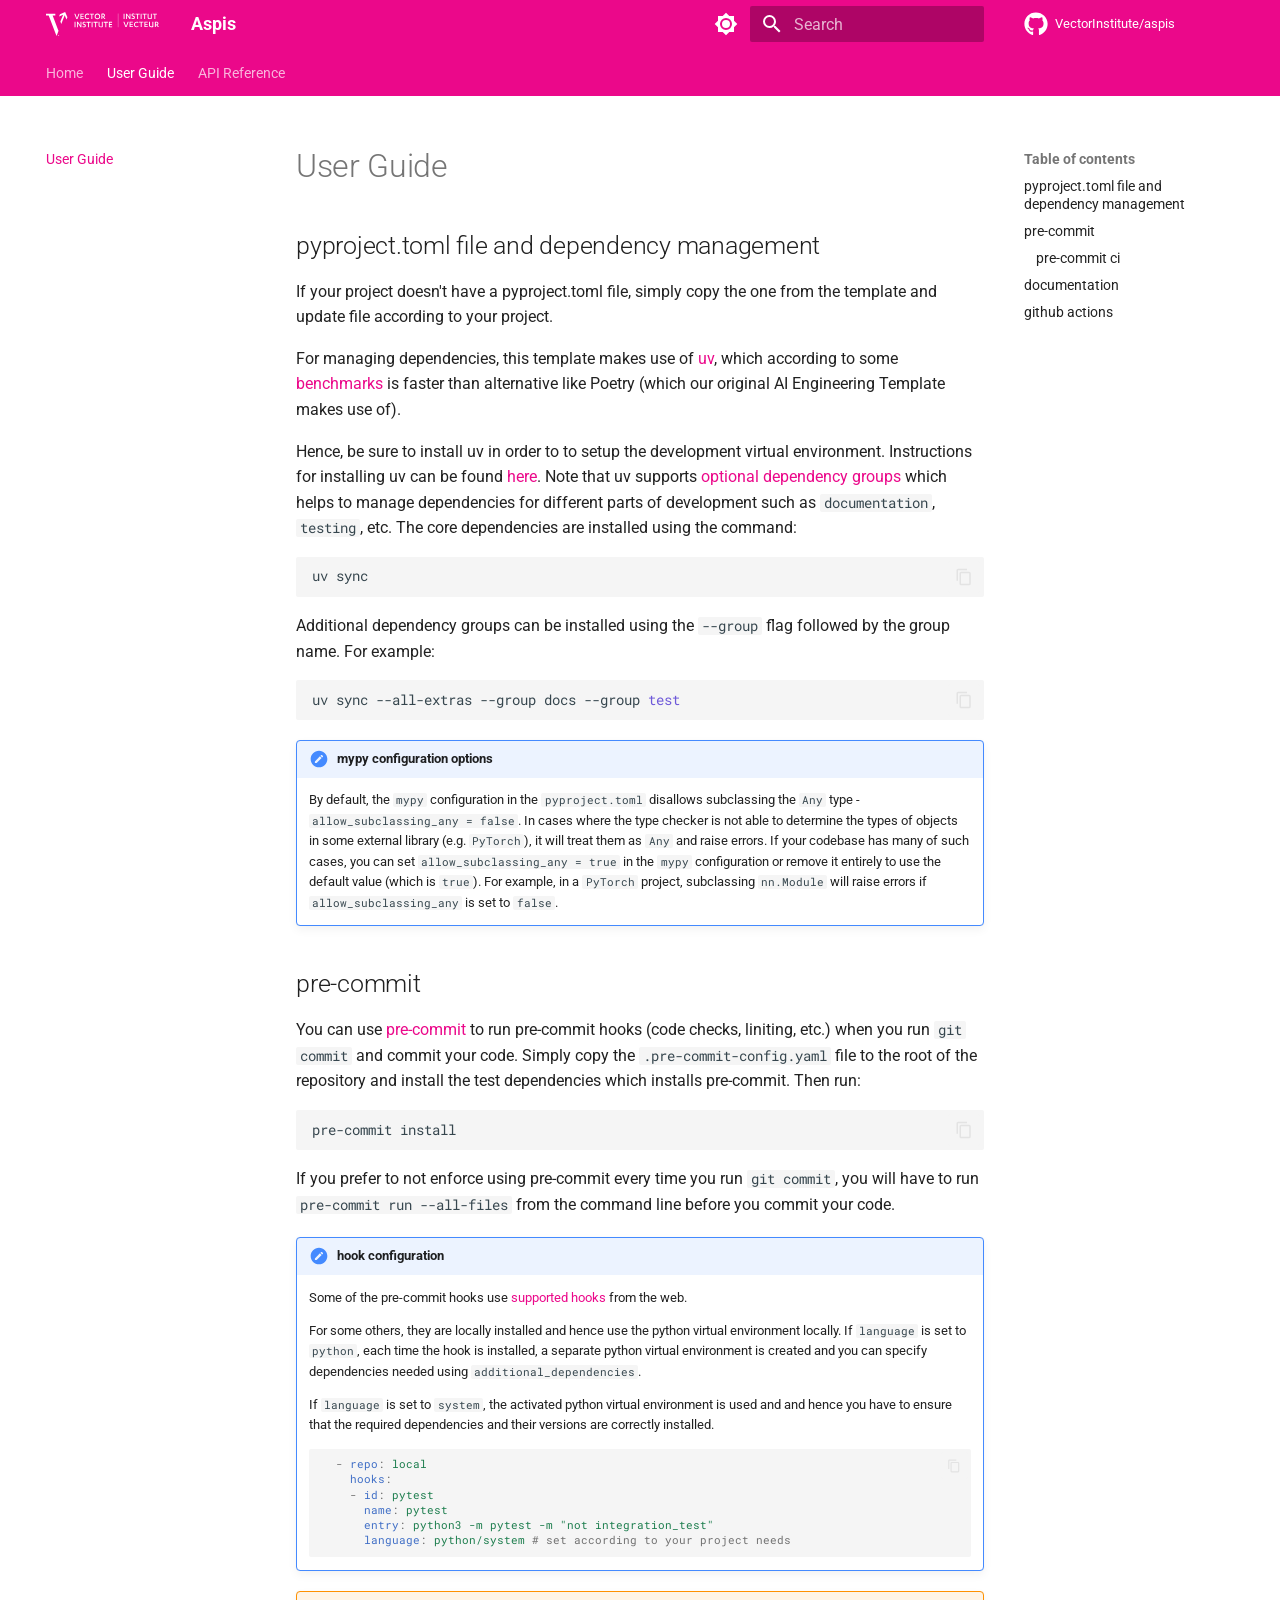
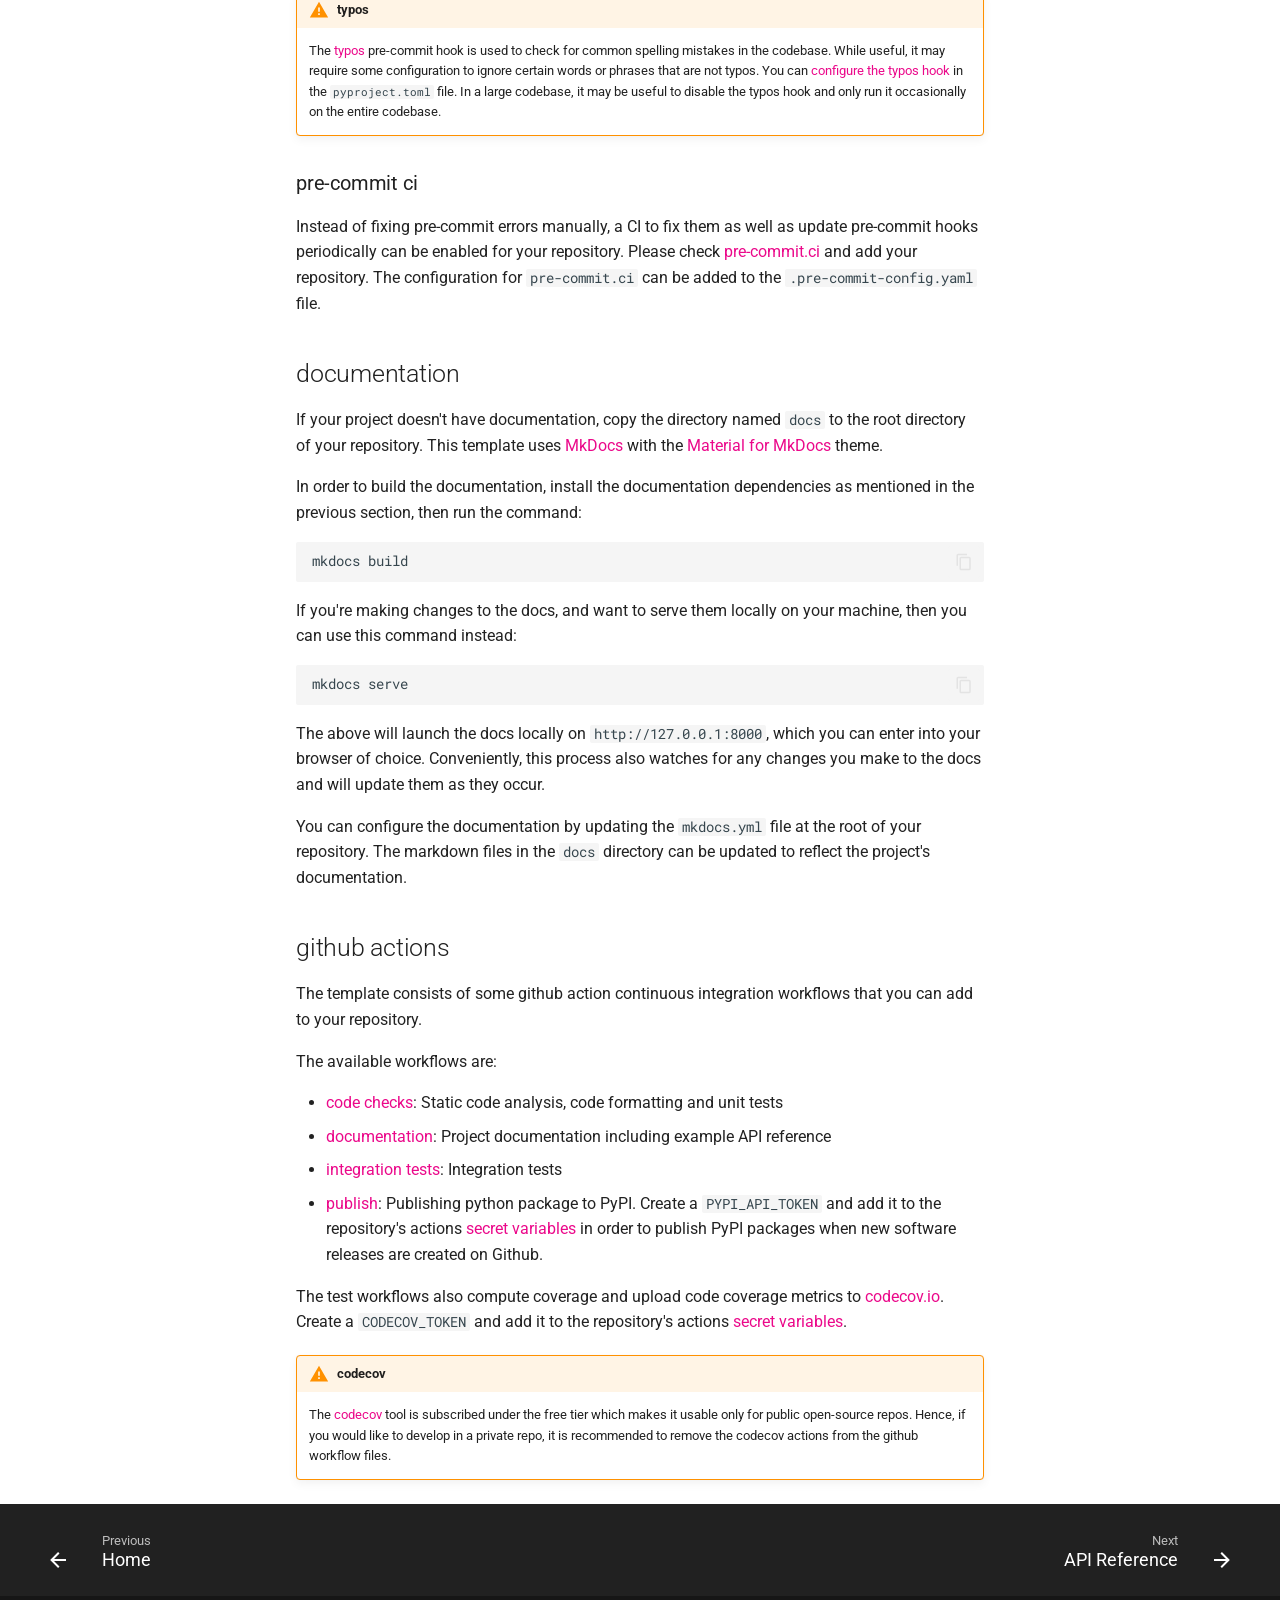
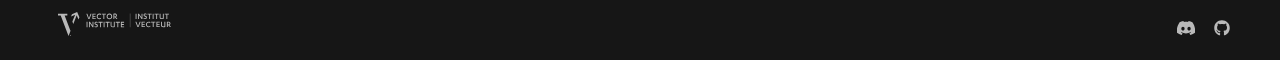
<file: user_guide/index.html>
<!doctype html>
<html lang="en" class="no-js">
  <head>
    
      <meta charset="utf-8">
      <meta name="viewport" content="width=device-width,initial-scale=1">
      
      
      
      
        <link rel="prev" href="..">
      
      
        <link rel="next" href="../api/">
      
      
        
      
      
      <link rel="icon" href="../assets/favicon-48x48.svg">
      <meta name="generator" content="mkdocs-1.6.1, mkdocs-material-9.7.7">
    
    
      
        <title>User Guide - Aspis</title>
      
    
    
      <link rel="stylesheet" href="../assets/stylesheets/main.ec1eaa64.min.css">
      
        
        <link rel="stylesheet" href="../assets/stylesheets/palette.ab4e12ef.min.css">
      
      


    
    
      
    
    
      
        
        
        <link rel="preconnect" href="https://fonts.gstatic.com" crossorigin>
        <link rel="stylesheet" href="https://fonts.googleapis.com/css?family=Roboto:300,300i,400,400i,700,700i%7CRoboto+Mono:400,400i,700,700i&display=fallback">
        <style>:root{--md-text-font:"Roboto";--md-code-font:"Roboto Mono"}</style>
      
    
    
      <link rel="stylesheet" href="../assets/_mkdocstrings.css">
    
      <link rel="stylesheet" href="../stylesheets/extra.css">
    
    <script>__md_scope=new URL("..",location),__md_hash=e=>[...e].reduce(((e,_)=>(e<<5)-e+_.charCodeAt(0)),0),__md_get=(e,_=localStorage,t=__md_scope)=>JSON.parse(_.getItem(t.pathname+"."+e)),__md_set=(e,_,t=localStorage,a=__md_scope)=>{try{t.setItem(a.pathname+"."+e,JSON.stringify(_))}catch(e){}}</script>
    
      

    
    
  </head>
  
  
    
    
      
    
    
    
    
    <body dir="ltr" data-md-color-scheme="default" data-md-color-primary="vector" data-md-color-accent="vector-teal">
  
    
    <input class="md-toggle" data-md-toggle="drawer" type="checkbox" id="__drawer" autocomplete="off">
    <input class="md-toggle" data-md-toggle="search" type="checkbox" id="__search" autocomplete="off">
    <label class="md-overlay" for="__drawer"></label>
    <div data-md-component="skip">
      
        
        <a href="#user-guide" class="md-skip">
          Skip to content
        </a>
      
    </div>
    <div data-md-component="announce">
      
    </div>
    
    
      

<header class="md-header" data-md-component="header">
  <nav class="md-header__inner md-grid" aria-label="Header">
    <a href=".." title="Aspis" class="md-header__button md-logo" aria-label="Aspis" data-md-component="logo">
      
<img src="../assets/vector-logo.svg" alt="logo">

    </a>
    <label class="md-header__button md-icon" for="__drawer">
      
      <svg xmlns="http://www.w3.org/2000/svg" viewBox="0 0 24 24"><path d="M3 6h18v2H3zm0 5h18v2H3zm0 5h18v2H3z"/></svg>
    </label>
    <div class="md-header__title" data-md-component="header-title">
      <div class="md-header__ellipsis">
        <div class="md-header__topic">
          <span class="md-ellipsis">
            Aspis
          </span>
        </div>
        <div class="md-header__topic" data-md-component="header-topic">
          <span class="md-ellipsis">
            
              User Guide
            
          </span>
        </div>
      </div>
    </div>
    
      
        <form class="md-header__option" data-md-component="palette">
  
    
    
    
    <input class="md-option" data-md-color-media="(prefers-color-scheme: light)" data-md-color-scheme="default" data-md-color-primary="vector" data-md-color-accent="vector-teal"  aria-label="Switch to dark mode"  type="radio" name="__palette" id="__palette_0">
    
      <label class="md-header__button md-icon" title="Switch to dark mode" for="__palette_1" hidden>
        <svg xmlns="http://www.w3.org/2000/svg" viewBox="0 0 24 24"><path d="M12 8a4 4 0 0 0-4 4 4 4 0 0 0 4 4 4 4 0 0 0 4-4 4 4 0 0 0-4-4m0 10a6 6 0 0 1-6-6 6 6 0 0 1 6-6 6 6 0 0 1 6 6 6 6 0 0 1-6 6m8-9.31V4h-4.69L12 .69 8.69 4H4v4.69L.69 12 4 15.31V20h4.69L12 23.31 15.31 20H20v-4.69L23.31 12z"/></svg>
      </label>
    
  
    
    
    
    <input class="md-option" data-md-color-media="(prefers-color-scheme: dark)" data-md-color-scheme="slate" data-md-color-primary="black" data-md-color-accent="vector-teal"  aria-label="Switch to light mode"  type="radio" name="__palette" id="__palette_1">
    
      <label class="md-header__button md-icon" title="Switch to light mode" for="__palette_0" hidden>
        <svg xmlns="http://www.w3.org/2000/svg" viewBox="0 0 24 24"><path d="M12 18c-.89 0-1.74-.2-2.5-.55C11.56 16.5 13 14.42 13 12s-1.44-4.5-3.5-5.45C10.26 6.2 11.11 6 12 6a6 6 0 0 1 6 6 6 6 0 0 1-6 6m8-9.31V4h-4.69L12 .69 8.69 4H4v4.69L.69 12 4 15.31V20h4.69L12 23.31 15.31 20H20v-4.69L23.31 12z"/></svg>
      </label>
    
  
</form>
      
    
    
      <script>var palette=__md_get("__palette");if(palette&&palette.color){if("(prefers-color-scheme)"===palette.color.media){var media=matchMedia("(prefers-color-scheme: light)"),input=document.querySelector(media.matches?"[data-md-color-media='(prefers-color-scheme: light)']":"[data-md-color-media='(prefers-color-scheme: dark)']");palette.color.media=input.getAttribute("data-md-color-media"),palette.color.scheme=input.getAttribute("data-md-color-scheme"),palette.color.primary=input.getAttribute("data-md-color-primary"),palette.color.accent=input.getAttribute("data-md-color-accent")}for(var[key,value]of Object.entries(palette.color))document.body.setAttribute("data-md-color-"+key,value)}</script>
    
    
    
      
      
        <label class="md-header__button md-icon" for="__search">
          
          <svg xmlns="http://www.w3.org/2000/svg" viewBox="0 0 24 24"><path d="M9.5 3A6.5 6.5 0 0 1 16 9.5c0 1.61-.59 3.09-1.56 4.23l.27.27h.79l5 5-1.5 1.5-5-5v-.79l-.27-.27A6.52 6.52 0 0 1 9.5 16 6.5 6.5 0 0 1 3 9.5 6.5 6.5 0 0 1 9.5 3m0 2C7 5 5 7 5 9.5S7 14 9.5 14 14 12 14 9.5 12 5 9.5 5"/></svg>
        </label>
        <div class="md-search" data-md-component="search" role="dialog">
  <label class="md-search__overlay" for="__search"></label>
  <div class="md-search__inner" role="search">
    <form class="md-search__form" name="search">
      <input type="text" class="md-search__input" name="query" aria-label="Search" placeholder="Search" autocapitalize="off" autocorrect="off" autocomplete="off" spellcheck="false" data-md-component="search-query" required>
      <label class="md-search__icon md-icon" for="__search">
        
        <svg xmlns="http://www.w3.org/2000/svg" viewBox="0 0 24 24"><path d="M9.5 3A6.5 6.5 0 0 1 16 9.5c0 1.61-.59 3.09-1.56 4.23l.27.27h.79l5 5-1.5 1.5-5-5v-.79l-.27-.27A6.52 6.52 0 0 1 9.5 16 6.5 6.5 0 0 1 3 9.5 6.5 6.5 0 0 1 9.5 3m0 2C7 5 5 7 5 9.5S7 14 9.5 14 14 12 14 9.5 12 5 9.5 5"/></svg>
        
        <svg xmlns="http://www.w3.org/2000/svg" viewBox="0 0 24 24"><path d="M20 11v2H8l5.5 5.5-1.42 1.42L4.16 12l7.92-7.92L13.5 5.5 8 11z"/></svg>
      </label>
      <nav class="md-search__options" aria-label="Search">
        
        <button type="reset" class="md-search__icon md-icon" title="Clear" aria-label="Clear" tabindex="-1">
          
          <svg xmlns="http://www.w3.org/2000/svg" viewBox="0 0 24 24"><path d="M19 6.41 17.59 5 12 10.59 6.41 5 5 6.41 10.59 12 5 17.59 6.41 19 12 13.41 17.59 19 19 17.59 13.41 12z"/></svg>
        </button>
      </nav>
      
        <div class="md-search__suggest" data-md-component="search-suggest"></div>
      
    </form>
    <div class="md-search__output">
      <div class="md-search__scrollwrap" tabindex="0" data-md-scrollfix>
        <div class="md-search-result" data-md-component="search-result">
          <div class="md-search-result__meta">
            Initializing search
          </div>
          <ol class="md-search-result__list" role="presentation"></ol>
        </div>
      </div>
    </div>
  </div>
</div>
      
    
    
      <div class="md-header__source">
        <a href="https://github.com/VectorInstitute/aspis" title="Go to repository" class="md-source" data-md-component="source">
  <div class="md-source__icon md-icon">
    
    <svg xmlns="http://www.w3.org/2000/svg" viewBox="0 0 512 512"><!--! Font Awesome Free 7.1.0 by @fontawesome - https://fontawesome.com License - https://fontawesome.com/license/free (Icons: CC BY 4.0, Fonts: SIL OFL 1.1, Code: MIT License) Copyright 2025 Fonticons, Inc.--><path d="M173.9 397.4c0 2-2.3 3.6-5.2 3.6-3.3.3-5.6-1.3-5.6-3.6 0-2 2.3-3.6 5.2-3.6 3-.3 5.6 1.3 5.6 3.6m-31.1-4.5c-.7 2 1.3 4.3 4.3 4.9 2.6 1 5.6 0 6.2-2s-1.3-4.3-4.3-5.2c-2.6-.7-5.5.3-6.2 2.3m44.2-1.7c-2.9.7-4.9 2.6-4.6 4.9.3 2 2.9 3.3 5.9 2.6 2.9-.7 4.9-2.6 4.6-4.6-.3-1.9-3-3.2-5.9-2.9M252.8 8C114.1 8 8 113.3 8 252c0 110.9 69.8 205.8 169.5 239.2 12.8 2.3 17.3-5.6 17.3-12.1 0-6.2-.3-40.4-.3-61.4 0 0-70 15-84.7-29.8 0 0-11.4-29.1-27.8-36.6 0 0-22.9-15.7 1.6-15.4 0 0 24.9 2 38.6 25.8 21.9 38.6 58.6 27.5 72.9 20.9 2.3-16 8.8-27.1 16-33.7-55.9-6.2-112.3-14.3-112.3-110.5 0-27.5 7.6-41.3 23.6-58.9-2.6-6.5-11.1-33.3 2.6-67.9 20.9-6.5 69 27 69 27 20-5.6 41.5-8.5 62.8-8.5s42.8 2.9 62.8 8.5c0 0 48.1-33.6 69-27 13.7 34.7 5.2 61.4 2.6 67.9 16 17.7 25.8 31.5 25.8 58.9 0 96.5-58.9 104.2-114.8 110.5 9.2 7.9 17 22.9 17 46.4 0 33.7-.3 75.4-.3 83.6 0 6.5 4.6 14.4 17.3 12.1C436.2 457.8 504 362.9 504 252 504 113.3 391.5 8 252.8 8M105.2 352.9c-1.3 1-1 3.3.7 5.2 1.6 1.6 3.9 2.3 5.2 1 1.3-1 1-3.3-.7-5.2-1.6-1.6-3.9-2.3-5.2-1m-10.8-8.1c-.7 1.3.3 2.9 2.3 3.9 1.6 1 3.6.7 4.3-.7.7-1.3-.3-2.9-2.3-3.9-2-.6-3.6-.3-4.3.7m32.4 35.6c-1.6 1.3-1 4.3 1.3 6.2 2.3 2.3 5.2 2.6 6.5 1 1.3-1.3.7-4.3-1.3-6.2-2.2-2.3-5.2-2.6-6.5-1m-11.4-14.7c-1.6 1-1.6 3.6 0 5.9s4.3 3.3 5.6 2.3c1.6-1.3 1.6-3.9 0-6.2-1.4-2.3-4-3.3-5.6-2"/></svg>
  </div>
  <div class="md-source__repository">
    VectorInstitute/aspis
  </div>
</a>
      </div>
    
  </nav>
  
</header>
    
    <div class="md-container" data-md-component="container">
      
      
        
          
            
<nav class="md-tabs" aria-label="Tabs" data-md-component="tabs">
  <div class="md-grid">
    <ul class="md-tabs__list">
      
        
  
  
  
  
    <li class="md-tabs__item">
      <a href=".." class="md-tabs__link">
        
  
  
    
  
  Home

      </a>
    </li>
  

      
        
  
  
  
    
  
  
    <li class="md-tabs__item md-tabs__item--active">
      <a href="./" class="md-tabs__link">
        
  
  
    
  
  User Guide

      </a>
    </li>
  

      
        
  
  
  
  
    <li class="md-tabs__item">
      <a href="../api/" class="md-tabs__link">
        
  
  
    
  
  API Reference

      </a>
    </li>
  

      
    </ul>
  </div>
</nav>
          
        
      
      <main class="md-main" data-md-component="main">
        <div class="md-main__inner md-grid">
          
            
              
              <div class="md-sidebar md-sidebar--primary" data-md-component="sidebar" data-md-type="navigation" >
                <div class="md-sidebar__scrollwrap">
                  <div class="md-sidebar__inner">
                    


  


<nav class="md-nav md-nav--primary md-nav--lifted" aria-label="Navigation" data-md-level="0">
  <label class="md-nav__title" for="__drawer">
    <a href=".." title="Aspis" class="md-nav__button md-logo" aria-label="Aspis" data-md-component="logo">
      
<img src="../assets/vector-logo.svg" alt="logo">

    </a>
    Aspis
  </label>
  
    <div class="md-nav__source">
      <a href="https://github.com/VectorInstitute/aspis" title="Go to repository" class="md-source" data-md-component="source">
  <div class="md-source__icon md-icon">
    
    <svg xmlns="http://www.w3.org/2000/svg" viewBox="0 0 512 512"><!--! Font Awesome Free 7.1.0 by @fontawesome - https://fontawesome.com License - https://fontawesome.com/license/free (Icons: CC BY 4.0, Fonts: SIL OFL 1.1, Code: MIT License) Copyright 2025 Fonticons, Inc.--><path d="M173.9 397.4c0 2-2.3 3.6-5.2 3.6-3.3.3-5.6-1.3-5.6-3.6 0-2 2.3-3.6 5.2-3.6 3-.3 5.6 1.3 5.6 3.6m-31.1-4.5c-.7 2 1.3 4.3 4.3 4.9 2.6 1 5.6 0 6.2-2s-1.3-4.3-4.3-5.2c-2.6-.7-5.5.3-6.2 2.3m44.2-1.7c-2.9.7-4.9 2.6-4.6 4.9.3 2 2.9 3.3 5.9 2.6 2.9-.7 4.9-2.6 4.6-4.6-.3-1.9-3-3.2-5.9-2.9M252.8 8C114.1 8 8 113.3 8 252c0 110.9 69.8 205.8 169.5 239.2 12.8 2.3 17.3-5.6 17.3-12.1 0-6.2-.3-40.4-.3-61.4 0 0-70 15-84.7-29.8 0 0-11.4-29.1-27.8-36.6 0 0-22.9-15.7 1.6-15.4 0 0 24.9 2 38.6 25.8 21.9 38.6 58.6 27.5 72.9 20.9 2.3-16 8.8-27.1 16-33.7-55.9-6.2-112.3-14.3-112.3-110.5 0-27.5 7.6-41.3 23.6-58.9-2.6-6.5-11.1-33.3 2.6-67.9 20.9-6.5 69 27 69 27 20-5.6 41.5-8.5 62.8-8.5s42.8 2.9 62.8 8.5c0 0 48.1-33.6 69-27 13.7 34.7 5.2 61.4 2.6 67.9 16 17.7 25.8 31.5 25.8 58.9 0 96.5-58.9 104.2-114.8 110.5 9.2 7.9 17 22.9 17 46.4 0 33.7-.3 75.4-.3 83.6 0 6.5 4.6 14.4 17.3 12.1C436.2 457.8 504 362.9 504 252 504 113.3 391.5 8 252.8 8M105.2 352.9c-1.3 1-1 3.3.7 5.2 1.6 1.6 3.9 2.3 5.2 1 1.3-1 1-3.3-.7-5.2-1.6-1.6-3.9-2.3-5.2-1m-10.8-8.1c-.7 1.3.3 2.9 2.3 3.9 1.6 1 3.6.7 4.3-.7.7-1.3-.3-2.9-2.3-3.9-2-.6-3.6-.3-4.3.7m32.4 35.6c-1.6 1.3-1 4.3 1.3 6.2 2.3 2.3 5.2 2.6 6.5 1 1.3-1.3.7-4.3-1.3-6.2-2.2-2.3-5.2-2.6-6.5-1m-11.4-14.7c-1.6 1-1.6 3.6 0 5.9s4.3 3.3 5.6 2.3c1.6-1.3 1.6-3.9 0-6.2-1.4-2.3-4-3.3-5.6-2"/></svg>
  </div>
  <div class="md-source__repository">
    VectorInstitute/aspis
  </div>
</a>
    </div>
  
  <ul class="md-nav__list" data-md-scrollfix>
    
      
      
  
  
  
  
    <li class="md-nav__item">
      <a href=".." class="md-nav__link">
        
  
  
  <span class="md-ellipsis">
    
  
    Home
  

    
  </span>
  
  

      </a>
    </li>
  

    
      
      
  
  
    
  
  
  
    <li class="md-nav__item md-nav__item--active">
      
      <input class="md-nav__toggle md-toggle" type="checkbox" id="__toc">
      
      
        
      
      
        <label class="md-nav__link md-nav__link--active" for="__toc">
          
  
  
  <span class="md-ellipsis">
    
  
    User Guide
  

    
  </span>
  
  

          <span class="md-nav__icon md-icon"></span>
        </label>
      
      <a href="./" class="md-nav__link md-nav__link--active">
        
  
  
  <span class="md-ellipsis">
    
  
    User Guide
  

    
  </span>
  
  

      </a>
      
        

<nav class="md-nav md-nav--secondary" aria-label="Table of contents">
  
  
  
    
  
  
    <label class="md-nav__title" for="__toc">
      <span class="md-nav__icon md-icon"></span>
      Table of contents
    </label>
    <ul class="md-nav__list" data-md-component="toc" data-md-scrollfix>
      
        <li class="md-nav__item">
  <a href="#pyprojecttoml-file-and-dependency-management" class="md-nav__link">
    <span class="md-ellipsis">
      
        pyproject.toml file and dependency management
      
    </span>
  </a>
  
</li>
      
        <li class="md-nav__item">
  <a href="#pre-commit" class="md-nav__link">
    <span class="md-ellipsis">
      
        pre-commit
      
    </span>
  </a>
  
    <nav class="md-nav" aria-label="pre-commit">
      <ul class="md-nav__list">
        
          <li class="md-nav__item">
  <a href="#pre-commit-ci" class="md-nav__link">
    <span class="md-ellipsis">
      
        pre-commit ci
      
    </span>
  </a>
  
</li>
        
      </ul>
    </nav>
  
</li>
      
        <li class="md-nav__item">
  <a href="#documentation" class="md-nav__link">
    <span class="md-ellipsis">
      
        documentation
      
    </span>
  </a>
  
</li>
      
        <li class="md-nav__item">
  <a href="#github-actions" class="md-nav__link">
    <span class="md-ellipsis">
      
        github actions
      
    </span>
  </a>
  
</li>
      
    </ul>
  
</nav>
      
    </li>
  

    
      
      
  
  
  
  
    <li class="md-nav__item">
      <a href="../api/" class="md-nav__link">
        
  
  
  <span class="md-ellipsis">
    
  
    API Reference
  

    
  </span>
  
  

      </a>
    </li>
  

    
  </ul>
</nav>
                  </div>
                </div>
              </div>
            
            
              
              <div class="md-sidebar md-sidebar--secondary" data-md-component="sidebar" data-md-type="toc" >
                <div class="md-sidebar__scrollwrap">
                  <div class="md-sidebar__inner">
                    

<nav class="md-nav md-nav--secondary" aria-label="Table of contents">
  
  
  
    
  
  
    <label class="md-nav__title" for="__toc">
      <span class="md-nav__icon md-icon"></span>
      Table of contents
    </label>
    <ul class="md-nav__list" data-md-component="toc" data-md-scrollfix>
      
        <li class="md-nav__item">
  <a href="#pyprojecttoml-file-and-dependency-management" class="md-nav__link">
    <span class="md-ellipsis">
      
        pyproject.toml file and dependency management
      
    </span>
  </a>
  
</li>
      
        <li class="md-nav__item">
  <a href="#pre-commit" class="md-nav__link">
    <span class="md-ellipsis">
      
        pre-commit
      
    </span>
  </a>
  
    <nav class="md-nav" aria-label="pre-commit">
      <ul class="md-nav__list">
        
          <li class="md-nav__item">
  <a href="#pre-commit-ci" class="md-nav__link">
    <span class="md-ellipsis">
      
        pre-commit ci
      
    </span>
  </a>
  
</li>
        
      </ul>
    </nav>
  
</li>
      
        <li class="md-nav__item">
  <a href="#documentation" class="md-nav__link">
    <span class="md-ellipsis">
      
        documentation
      
    </span>
  </a>
  
</li>
      
        <li class="md-nav__item">
  <a href="#github-actions" class="md-nav__link">
    <span class="md-ellipsis">
      
        github actions
      
    </span>
  </a>
  
</li>
      
    </ul>
  
</nav>
                  </div>
                </div>
              </div>
            
          
          
            <div class="md-content" data-md-component="content">
              
              <article class="md-content__inner md-typeset">
                
                  


  
  


<h1 id="user-guide">User Guide<a class="headerlink" href="#user-guide" title="Permanent link">&para;</a></h1>
<h2 id="pyprojecttoml-file-and-dependency-management">pyproject.toml file and dependency management<a class="headerlink" href="#pyprojecttoml-file-and-dependency-management" title="Permanent link">&para;</a></h2>
<p>If your project doesn't have a pyproject.toml file, simply copy the one from the
template and update file according to your project.</p>
<p>For managing dependencies, this template makes use of <a href="https://docs.astral.sh/uv/">uv</a>,
which according to some <a href="https://github.com/astral-sh/uv/blob/main/BENCHMARKS.md">benchmarks</a>
is faster than alternative like Poetry (which our original AI Engineering Template
makes use of).</p>
<p>Hence, be sure to install uv in order to to setup the development virtual environment.
Instructions for installing uv can be found <a href="https://docs.astral.sh/uv/getting-started/installation/">here</a>.
Note that uv supports <a href="https://docs.astral.sh/uv/concepts/projects/dependencies/#dependency-groups">optional dependency groups</a>
which helps to manage dependencies for different parts of development such as <code>documentation</code>,
<code>testing</code>, etc. The core dependencies are installed using the command:</p>
<div class="language-bash highlight"><pre><span></span><code><span id="__span-0-1"><a id="__codelineno-0-1" name="__codelineno-0-1" href="#__codelineno-0-1"></a>uv<span class="w"> </span>sync
</span></code></pre></div>
<p>Additional dependency groups can be installed using the <code>--group</code> flag followed
by the group name. For example:</p>
<div class="language-bash highlight"><pre><span></span><code><span id="__span-1-1"><a id="__codelineno-1-1" name="__codelineno-1-1" href="#__codelineno-1-1"></a>uv<span class="w"> </span>sync<span class="w"> </span>--all-extras<span class="w"> </span>--group<span class="w"> </span>docs<span class="w"> </span>--group<span class="w"> </span><span class="nb">test</span>
</span></code></pre></div>
<div class="admonition important">
<p class="admonition-title">mypy configuration options</p>
<p>By default, the <code>mypy</code> configuration in the <code>pyproject.toml</code> disallows subclassing
the <code>Any</code> type - <code>allow_subclassing_any = false</code>. In cases where the type checker
is not able to determine the types of objects in some external library (e.g. <code>PyTorch</code>),
it will treat them as <code>Any</code> and raise errors. If your codebase has many of such
cases, you can set <code>allow_subclassing_any = true</code> in the <code>mypy</code> configuration or
remove it entirely to use the default value (which is <code>true</code>). For example, in
a <code>PyTorch</code> project, subclassing <code>nn.Module</code> will raise errors if <code>allow_subclassing_any</code>
is set to <code>false</code>.</p>
</div>
<h2 id="pre-commit">pre-commit<a class="headerlink" href="#pre-commit" title="Permanent link">&para;</a></h2>
<p>You can use <a href="https://pre-commit.com/">pre-commit</a> to run pre-commit hooks (code checks,
liniting, etc.) when you run <code>git commit</code> and commit your code. Simply copy the
<code>.pre-commit-config.yaml</code> file to the root of the repository and install the test
dependencies which installs pre-commit. Then run:</p>
<div class="language-bash highlight"><pre><span></span><code><span id="__span-2-1"><a id="__codelineno-2-1" name="__codelineno-2-1" href="#__codelineno-2-1"></a>pre-commit<span class="w"> </span>install
</span></code></pre></div>
<p>If you prefer to not enforce using pre-commit every time you run <code>git commit</code>,
you will have to run <code>pre-commit run --all-files</code> from the command line before you
commit your code.</p>
<div class="admonition important">
<p class="admonition-title">hook configuration</p>
<p>Some of the pre-commit hooks use <a href="https://pre-commit.com/hooks.html">supported hooks</a>
from the web.</p>
<p>For some others, they are locally installed and hence use the python virtual environment
locally. If <code>language</code> is set to <code>python</code>, each time the hook is installed, a separate
python virtual environment is created and you can specify dependencies needed using
<code>additional_dependencies</code>.</p>
<p>If <code>language</code> is set to <code>system</code>, the activated python virtual environment is used and
and hence you have to ensure that the required dependencies and their versions are
correctly installed.</p>
<div class="language-yaml highlight"><pre><span></span><code><span id="__span-3-1"><a id="__codelineno-3-1" name="__codelineno-3-1" href="#__codelineno-3-1"></a><span class="w">  </span><span class="p p-Indicator">-</span><span class="w"> </span><span class="nt">repo</span><span class="p">:</span><span class="w"> </span><span class="l l-Scalar l-Scalar-Plain">local</span>
</span><span id="__span-3-2"><a id="__codelineno-3-2" name="__codelineno-3-2" href="#__codelineno-3-2"></a><span class="w">    </span><span class="nt">hooks</span><span class="p">:</span>
</span><span id="__span-3-3"><a id="__codelineno-3-3" name="__codelineno-3-3" href="#__codelineno-3-3"></a><span class="w">    </span><span class="p p-Indicator">-</span><span class="w"> </span><span class="nt">id</span><span class="p">:</span><span class="w"> </span><span class="l l-Scalar l-Scalar-Plain">pytest</span>
</span><span id="__span-3-4"><a id="__codelineno-3-4" name="__codelineno-3-4" href="#__codelineno-3-4"></a><span class="w">      </span><span class="nt">name</span><span class="p">:</span><span class="w"> </span><span class="l l-Scalar l-Scalar-Plain">pytest</span>
</span><span id="__span-3-5"><a id="__codelineno-3-5" name="__codelineno-3-5" href="#__codelineno-3-5"></a><span class="w">      </span><span class="nt">entry</span><span class="p">:</span><span class="w"> </span><span class="l l-Scalar l-Scalar-Plain">python3 -m pytest -m &quot;not integration_test&quot;</span>
</span><span id="__span-3-6"><a id="__codelineno-3-6" name="__codelineno-3-6" href="#__codelineno-3-6"></a><span class="w">      </span><span class="nt">language</span><span class="p">:</span><span class="w"> </span><span class="l l-Scalar l-Scalar-Plain">python/system</span><span class="w"> </span><span class="c1"># set according to your project needs</span>
</span></code></pre></div>
</div>
<div class="admonition warning">
<p class="admonition-title">typos</p>
<p>The <a href="https://github.com/crate-ci/typos">typos</a> pre-commit hook is used to check for
common spelling mistakes in the codebase. While useful, it may require some
configuration to ignore certain words or phrases that are not typos. You can
<a href="https://github.com/crate-ci/typos/blob/master/docs/reference.md">configure the typos hook</a>
in the <code>pyproject.toml</code> file. In a large codebase, it may be useful to disable
the typos hook and only run it occasionally on the entire codebase.</p>
</div>
<h3 id="pre-commit-ci">pre-commit ci<a class="headerlink" href="#pre-commit-ci" title="Permanent link">&para;</a></h3>
<p>Instead of fixing pre-commit errors manually, a CI to fix them as well as update
pre-commit hooks periodically can be enabled for your repository. Please check
<a href="https://pre-commit.ci/">pre-commit.ci</a> and add your repository. The configuration for
<code>pre-commit.ci</code> can be added to the <code>.pre-commit-config.yaml</code> file.</p>
<h2 id="documentation">documentation<a class="headerlink" href="#documentation" title="Permanent link">&para;</a></h2>
<p>If your project doesn't have documentation, copy the directory named <code>docs</code> to the root
directory of your repository. This template uses <a href="https://www.mkdocs.org/">MkDocs</a> with
the <a href="https://squidfunk.github.io/mkdocs-material/">Material for MkDocs</a> theme.</p>
<p>In order to build the documentation, install the documentation dependencies as mentioned
in the previous section, then run the command:</p>
<div class="language-bash highlight"><pre><span></span><code><span id="__span-4-1"><a id="__codelineno-4-1" name="__codelineno-4-1" href="#__codelineno-4-1"></a>mkdocs<span class="w"> </span>build
</span></code></pre></div>
<p>If you're making changes to the docs, and want to serve them locally on your machine,
then you can use this command instead:</p>
<div class="language-bash highlight"><pre><span></span><code><span id="__span-5-1"><a id="__codelineno-5-1" name="__codelineno-5-1" href="#__codelineno-5-1"></a>mkdocs<span class="w"> </span>serve
</span></code></pre></div>
<p>The above will launch the docs locally on <code>http://127.0.0.1:8000</code>, which you can
enter into your browser of choice. Conveniently, this process also watches for any
changes you make to the docs and will update them as they occur.</p>
<p>You can configure the documentation by updating the <code>mkdocs.yml</code> file at the root of
your repository. The markdown files in the <code>docs</code> directory can be updated to reflect
the project's documentation.</p>
<h2 id="github-actions">github actions<a class="headerlink" href="#github-actions" title="Permanent link">&para;</a></h2>
<p>The template consists of some github action continuous integration workflows that you
can add to your repository.</p>
<p>The available workflows are:</p>
<ul>
<li><a href="https://github.com/VectorInstitute/aieng-template/blob/main/.github/workflows/code_checks.yml">code checks</a>: Static code analysis, code formatting and unit tests</li>
<li><a href="https://github.com/VectorInstitute/aieng-template/blob/main/.github/workflows/docs.yml">documentation</a>: Project documentation including example API reference</li>
<li><a href="https://github.com/VectorInstitute/aieng-template/blob/main/.github/workflows/integration_tests.yml">integration tests</a>: Integration tests</li>
<li><a href="https://github.com/VectorInstitute/aieng-template/blob/main/.github/workflows/publish.yml">publish</a>:
Publishing python package to PyPI. Create a <code>PYPI_API_TOKEN</code> and add it to the
repository's actions <a href="https://docs.github.com/en/actions/security-guides/using-secrets-in-github-actions">secret variables</a>
in order to publish PyPI packages when new software releases are created on Github.</li>
</ul>
<p>The test workflows also compute coverage and upload code coverage metrics to
<a href="https://app.codecov.io/gh/VectorInstitute/aieng-template">codecov.io</a>. Create a
<code>CODECOV_TOKEN</code> and add it to the repository's actions <a href="https://docs.github.com/en/actions/security-guides/using-secrets-in-github-actions">secret variables</a>.</p>
<div class="admonition warning">
<p class="admonition-title">codecov</p>
<p>The <a href="https://app.codecov.io/github/VectorInstitute">codecov</a> tool is subscribed under the free tier
which makes it usable only for public open-source repos. Hence, if you would like to develop in a
private repo, it is recommended to remove the codecov actions from the github workflow files.</p>
</div>












                
              </article>
            </div>
          
          
<script>var target=document.getElementById(location.hash.slice(1));target&&target.name&&(target.checked=target.name.startsWith("__tabbed_"))</script>
        </div>
        
          <button type="button" class="md-top md-icon" data-md-component="top" hidden>
  
  <svg xmlns="http://www.w3.org/2000/svg" viewBox="0 0 24 24"><path d="M13 20h-2V8l-5.5 5.5-1.42-1.42L12 4.16l7.92 7.92-1.42 1.42L13 8z"/></svg>
  Back to top
</button>
        
      </main>
      
        <footer class="md-footer">
  
    
      
      <nav class="md-footer__inner md-grid" aria-label="Footer" >
        
          
          <a href=".." class="md-footer__link md-footer__link--prev" aria-label="Previous: Home">
            <div class="md-footer__button md-icon">
              
              <svg xmlns="http://www.w3.org/2000/svg" viewBox="0 0 24 24"><path d="M20 11v2H8l5.5 5.5-1.42 1.42L4.16 12l7.92-7.92L13.5 5.5 8 11z"/></svg>
            </div>
            <div class="md-footer__title">
              <span class="md-footer__direction">
                Previous
              </span>
              <div class="md-ellipsis">
                Home
              </div>
            </div>
          </a>
        
        
          
          <a href="../api/" class="md-footer__link md-footer__link--next" aria-label="Next: API Reference">
            <div class="md-footer__title">
              <span class="md-footer__direction">
                Next
              </span>
              <div class="md-ellipsis">
                API Reference
              </div>
            </div>
            <div class="md-footer__button md-icon">
              
              <svg xmlns="http://www.w3.org/2000/svg" viewBox="0 0 24 24"><path d="M4 11v2h12l-5.5 5.5 1.42 1.42L19.84 12l-7.92-7.92L10.5 5.5 16 11z"/></svg>
            </div>
          </a>
        
      </nav>
    
  
  <div class="md-footer-meta md-typeset">
    <div class="md-footer-meta__inner md-grid">
      <div class="md-copyright">
  <div class="md-footer-vector">
    <a href="https://vectorinstitute.ai" target="_blank" rel="noopener">
      <img
        src="../assets/vector-logo.svg"
        alt="Vector Institute Logo"
        height="24"
      />
    </a>
  </div>
   
</div>
      
        
<div class="md-social">
  
    
    
    
    
    <a href="404.html" target="_blank" rel="noopener" title="" class="md-social__link">
      <svg xmlns="http://www.w3.org/2000/svg" viewBox="0 0 576 512"><!--! Font Awesome Free 7.1.0 by @fontawesome - https://fontawesome.com License - https://fontawesome.com/license/free (Icons: CC BY 4.0, Fonts: SIL OFL 1.1, Code: MIT License) Copyright 2025 Fonticons, Inc.--><path d="M492.5 69.8c-.2-.3-.4-.6-.8-.7-38.1-17.5-78.4-30-119.7-37.1-.4-.1-.8 0-1.1.1s-.6.4-.8.8c-5.5 9.9-10.5 20.2-14.9 30.6-44.6-6.8-89.9-6.8-134.4 0-4.5-10.5-9.5-20.7-15.1-30.6-.2-.3-.5-.6-.8-.8s-.7-.2-1.1-.2C162.5 39 122.2 51.5 84.1 69c-.3.1-.6.4-.8.7C7.1 183.5-13.8 294.6-3.6 404.2c0 .3.1.5.2.8s.3.4.5.6c44.4 32.9 94 58 146.8 74.2.4.1.8.1 1.1 0s.7-.4.9-.7c11.3-15.4 21.4-31.8 30-48.8.1-.2.2-.5.2-.8s0-.5-.1-.8-.2-.5-.4-.6-.4-.3-.7-.4c-15.8-6.1-31.2-13.4-45.9-21.9-.3-.2-.5-.4-.7-.6s-.3-.6-.3-.9 0-.6.2-.9.3-.5.6-.7c3.1-2.3 6.2-4.7 9.1-7.1.3-.2.6-.4.9-.4s.7 0 1 .1c96.2 43.9 200.4 43.9 295.5 0 .3-.1.7-.2 1-.2s.7.2.9.4c2.9 2.4 6 4.9 9.1 7.2.2.2.4.4.6.7s.2.6.2.9-.1.6-.3.9-.4.5-.6.6c-14.7 8.6-30 15.9-45.9 21.8-.2.1-.5.2-.7.4s-.3.4-.4.7-.1.5-.1.8.1.5.2.8c8.8 17 18.8 33.3 30 48.8.2.3.6.6.9.7s.8.1 1.1 0c52.9-16.2 102.6-41.3 147.1-74.2.2-.2.4-.4.5-.6s.2-.5.2-.8c12.3-126.8-20.5-236.9-86.9-334.5zm-302 267.7c-29 0-52.8-26.6-52.8-59.2s23.4-59.2 52.8-59.2c29.7 0 53.3 26.8 52.8 59.2 0 32.7-23.4 59.2-52.8 59.2m195.4 0c-29 0-52.8-26.6-52.8-59.2s23.4-59.2 52.8-59.2c29.7 0 53.3 26.8 52.8 59.2 0 32.7-23.2 59.2-52.8 59.2"/></svg>
    </a>
  
    
    
    
    
      
      
    
    <a href="https://github.com/VectorInstitute/aspis" target="_blank" rel="noopener" title="github.com" class="md-social__link">
      <svg xmlns="http://www.w3.org/2000/svg" viewBox="0 0 512 512"><!--! Font Awesome Free 7.1.0 by @fontawesome - https://fontawesome.com License - https://fontawesome.com/license/free (Icons: CC BY 4.0, Fonts: SIL OFL 1.1, Code: MIT License) Copyright 2025 Fonticons, Inc.--><path d="M173.9 397.4c0 2-2.3 3.6-5.2 3.6-3.3.3-5.6-1.3-5.6-3.6 0-2 2.3-3.6 5.2-3.6 3-.3 5.6 1.3 5.6 3.6m-31.1-4.5c-.7 2 1.3 4.3 4.3 4.9 2.6 1 5.6 0 6.2-2s-1.3-4.3-4.3-5.2c-2.6-.7-5.5.3-6.2 2.3m44.2-1.7c-2.9.7-4.9 2.6-4.6 4.9.3 2 2.9 3.3 5.9 2.6 2.9-.7 4.9-2.6 4.6-4.6-.3-1.9-3-3.2-5.9-2.9M252.8 8C114.1 8 8 113.3 8 252c0 110.9 69.8 205.8 169.5 239.2 12.8 2.3 17.3-5.6 17.3-12.1 0-6.2-.3-40.4-.3-61.4 0 0-70 15-84.7-29.8 0 0-11.4-29.1-27.8-36.6 0 0-22.9-15.7 1.6-15.4 0 0 24.9 2 38.6 25.8 21.9 38.6 58.6 27.5 72.9 20.9 2.3-16 8.8-27.1 16-33.7-55.9-6.2-112.3-14.3-112.3-110.5 0-27.5 7.6-41.3 23.6-58.9-2.6-6.5-11.1-33.3 2.6-67.9 20.9-6.5 69 27 69 27 20-5.6 41.5-8.5 62.8-8.5s42.8 2.9 62.8 8.5c0 0 48.1-33.6 69-27 13.7 34.7 5.2 61.4 2.6 67.9 16 17.7 25.8 31.5 25.8 58.9 0 96.5-58.9 104.2-114.8 110.5 9.2 7.9 17 22.9 17 46.4 0 33.7-.3 75.4-.3 83.6 0 6.5 4.6 14.4 17.3 12.1C436.2 457.8 504 362.9 504 252 504 113.3 391.5 8 252.8 8M105.2 352.9c-1.3 1-1 3.3.7 5.2 1.6 1.6 3.9 2.3 5.2 1 1.3-1 1-3.3-.7-5.2-1.6-1.6-3.9-2.3-5.2-1m-10.8-8.1c-.7 1.3.3 2.9 2.3 3.9 1.6 1 3.6.7 4.3-.7.7-1.3-.3-2.9-2.3-3.9-2-.6-3.6-.3-4.3.7m32.4 35.6c-1.6 1.3-1 4.3 1.3 6.2 2.3 2.3 5.2 2.6 6.5 1 1.3-1.3.7-4.3-1.3-6.2-2.2-2.3-5.2-2.6-6.5-1m-11.4-14.7c-1.6 1-1.6 3.6 0 5.9s4.3 3.3 5.6 2.3c1.6-1.3 1.6-3.9 0-6.2-1.4-2.3-4-3.3-5.6-2"/></svg>
    </a>
  
</div>
      
    </div>
  </div>
</footer>
      
    </div>
    <div class="md-dialog" data-md-component="dialog">
      <div class="md-dialog__inner md-typeset"></div>
    </div>
    
    
    
      
      
      <script id="__config" type="application/json">{"annotate": null, "base": "..", "features": ["content.code.annotate", "content.code.copy", "navigation.footer", "navigation.indexes", "navigation.instant", "navigation.tabs", "navigation.top", "search.suggest", "search.highlight", "toc.follow"], "search": "../assets/javascripts/workers/search.2c215733.min.js", "tags": null, "translations": {"clipboard.copied": "Copied to clipboard", "clipboard.copy": "Copy to clipboard", "search.result.more.one": "1 more on this page", "search.result.more.other": "# more on this page", "search.result.none": "No matching documents", "search.result.one": "1 matching document", "search.result.other": "# matching documents", "search.result.placeholder": "Type to start searching", "search.result.term.missing": "Missing", "select.version": "Select version"}, "version": null}</script>
    
    
      <script src="../assets/javascripts/bundle.d7400e89.min.js"></script>
      
    
  </body>
</html>
</file>
<file: assets/_mkdocstrings.css>
/* Avoid breaking parameter names, etc. in table cells. */
.doc-contents td code {
  word-break: normal !important;
}

/* No line break before first paragraph of descriptions. */
.doc-md-description,
.doc-md-description>p:first-child {
  display: inline;
}

/* No text transformation from Material for MkDocs for H5 headings. */
.md-typeset h5 .doc-object-name {
  text-transform: none;
}

/* Max width for docstring sections tables. */
.doc .md-typeset__table,
.doc .md-typeset__table table {
  display: table !important;
  width: 100%;
}

.doc .md-typeset__table tr {
  display: table-row;
}

/* Defaults in Spacy table style. */
.doc-param-default {
  float: right;
}

/* Parameter headings must be inline, not blocks. */
.doc-heading-parameter {
  display: inline;
}

/* Default font size for parameter headings. */
.md-typeset .doc-heading-parameter {
  font-size: inherit;
}

/* Prefer space on the right, not the left of parameter permalinks. */
.doc-heading-parameter .headerlink {
  margin-left: 0 !important;
  margin-right: 0.2rem;
}

/* Backward-compatibility: docstring section titles in bold. */
.doc-section-title {
  font-weight: bold;
}

/* Backlinks crumb separator. */
.doc-backlink-crumb {
  display: inline-flex;
  gap: .2rem;
  white-space: nowrap;
  align-items: center;
  vertical-align: middle;
}
.doc-backlink-crumb:not(:first-child)::before {
  background-color: var(--md-default-fg-color--lighter);
  content: "";
  display: inline;
  height: 1rem;
  --md-path-icon: url('data:image/svg+xml;charset=utf-8,<svg xmlns="http://www.w3.org/2000/svg" viewBox="0 0 24 24"><path d="M8.59 16.58 13.17 12 8.59 7.41 10 6l6 6-6 6z"/></svg>');
  -webkit-mask-image: var(--md-path-icon);
  mask-image: var(--md-path-icon);
  width: 1rem;
}
.doc-backlink-crumb.last {
  font-weight: bold;
}

/* Symbols in Navigation and ToC. */
:root, :host,
[data-md-color-scheme="default"] {
  --doc-symbol-parameter-fg-color: #df50af;
  --doc-symbol-attribute-fg-color: #953800;
  --doc-symbol-function-fg-color: #8250df;
  --doc-symbol-method-fg-color: #8250df;
  --doc-symbol-class-fg-color: #0550ae;
  --doc-symbol-module-fg-color: #5cad0f;

  --doc-symbol-parameter-bg-color: #df50af1a;
  --doc-symbol-attribute-bg-color: #9538001a;
  --doc-symbol-function-bg-color: #8250df1a;
  --doc-symbol-method-bg-color: #8250df1a;
  --doc-symbol-class-bg-color: #0550ae1a;
  --doc-symbol-module-bg-color: #5cad0f1a;
}

[data-md-color-scheme="slate"] {
  --doc-symbol-parameter-fg-color: #ffa8cc;
  --doc-symbol-attribute-fg-color: #ffa657;
  --doc-symbol-function-fg-color: #d2a8ff;
  --doc-symbol-method-fg-color: #d2a8ff;
  --doc-symbol-class-fg-color: #79c0ff;
  --doc-symbol-module-fg-color: #baff79;

  --doc-symbol-parameter-bg-color: #ffa8cc1a;
  --doc-symbol-attribute-bg-color: #ffa6571a;
  --doc-symbol-function-bg-color: #d2a8ff1a;
  --doc-symbol-method-bg-color: #d2a8ff1a;
  --doc-symbol-class-bg-color: #79c0ff1a;
  --doc-symbol-module-bg-color: #baff791a;
}

code.doc-symbol {
  border-radius: .1rem;
  font-size: .85em;
  padding: 0 .3em;
  font-weight: bold;
}

code.doc-symbol-parameter,
a code.doc-symbol-parameter {
  color: var(--doc-symbol-parameter-fg-color);
  background-color: var(--doc-symbol-parameter-bg-color);
}

code.doc-symbol-parameter::after {
  content: "param";
}

code.doc-symbol-attribute,
a code.doc-symbol-attribute {
  color: var(--doc-symbol-attribute-fg-color);
  background-color: var(--doc-symbol-attribute-bg-color);
}

code.doc-symbol-attribute::after {
  content: "attr";
}

code.doc-symbol-function,
a code.doc-symbol-function {
  color: var(--doc-symbol-function-fg-color);
  background-color: var(--doc-symbol-function-bg-color);
}

code.doc-symbol-function::after {
  content: "func";
}

code.doc-symbol-method,
a code.doc-symbol-method {
  color: var(--doc-symbol-method-fg-color);
  background-color: var(--doc-symbol-method-bg-color);
}

code.doc-symbol-method::after {
  content: "meth";
}

code.doc-symbol-class,
a code.doc-symbol-class {
  color: var(--doc-symbol-class-fg-color);
  background-color: var(--doc-symbol-class-bg-color);
}

code.doc-symbol-class::after {
  content: "class";
}

code.doc-symbol-module,
a code.doc-symbol-module {
  color: var(--doc-symbol-module-fg-color);
  background-color: var(--doc-symbol-module-bg-color);
}

code.doc-symbol-module::after {
  content: "mod";
}

.doc-signature .autorefs {
  color: inherit;
  border-bottom: 1px dotted currentcolor;
}
</file>
<file: stylesheets/extra.css>
[data-md-color-primary="vector"] {
  --md-primary-fg-color: #eb088a;
  --md-primary-fg-color--light: #f252a5;
  --md-primary-fg-color--dark: #b00068;
  --md-primary-bg-color: hsla(0, 0%, 100%, 1);
  --md-primary-bg-color--light: hsla(0, 0%, 100%, 0.7);
}

[data-md-color-primary="black"] {
  --md-primary-fg-color: #181818;
  --md-primary-fg-color--light: #f252a5;
  --md-primary-fg-color--dark: #b00068;
  --md-primary-bg-color: #eb088a;
}

[data-md-color-accent="vector-teal"] {
  --md-accent-fg-color: #48c0d9;
  --md-accent-fg-color--transparent: #526cfe1a;
  --md-accent-bg-color: #fff;
  --md-accent-bg-color--light: #ffffffb3;
}

[data-md-color-scheme="slate"][data-md-color-primary="black"] {
  --md-typeset-a-color: #eb088a;
}

[data-md-color-scheme="default"] {
  /* Default light mode styling */
}

[data-md-color-scheme="slate"] {
  --md-typeset-a-color: #eb088a;
  /* Dark mode styling */
}

/* Vector logo css styling to match overrides/partial/copyright.html */
.md-footer-vector {
  display: flex;
  align-items: center;
  padding: 0 0.6rem;
}

.md-footer-vector img {
  height: 24px; /* Reduce height to a fixed value */
  width: auto; /* Maintain aspect ratio */
  transition: opacity 0.25s;
  opacity: 0.7;
}

.md-footer-vector img:hover {
  opacity: 1;
}

/* Make the inner footer grid elements distribute evenly */
.md-footer-meta__inner {
  display: flex;
  justify-content: space-between;
  align-items: center;
}

/* To make socials and Vector logo not stack when viewing on mobile */
@media screen and (max-width: 76.234375em) {
  .md-footer-meta__inner.md-grid {
    flex-direction: row;
    justify-content: space-between;
    align-items: center;
  }

  .md-copyright,
  .md-social {
    width: auto;
    max-width: 49%;
  }

  /* Prevent margin that causes stacking */
  .md-social {
    margin: 0;
  }
}

/* Reduce margins for h2 when using grid cards */
.grid.cards h2 {
  margin-top: 0; /* Remove top margin completely in cards */
  margin-bottom: 0.5rem; /* Smaller bottom margin in cards */
}

.vector-icon {
  color: #eb088a;
  opacity: 0.7;
  margin-right: 0.2em;
}
</file>
<file: assets/stylesheets/main.ec1eaa64.min.css>
@charset "UTF-8";html{-webkit-text-size-adjust:none;-moz-text-size-adjust:none;text-size-adjust:none;box-sizing:border-box}*,:after,:before{box-sizing:inherit}@media (prefers-reduced-motion){*,:after,:before{transition:none!important}}body{margin:0}a,button,input,label{-webkit-tap-highlight-color:transparent}a{color:inherit;text-decoration:none}hr{border:0;box-sizing:initial;display:block;height:.05rem;overflow:visible;padding:0}small{font-size:80%}sub,sup{line-height:1em}img{border-style:none}table{border-collapse:initial;border-spacing:0}td,th{font-weight:400;vertical-align:top}button{background:#0000;border:0;font-family:inherit;font-size:inherit;margin:0;padding:0}input{border:0;outline:none}:root{--md-primary-fg-color:#4051b5;--md-primary-fg-color--light:#5d6cc0;--md-primary-fg-color--dark:#303fa1;--md-primary-bg-color:#fff;--md-primary-bg-color--light:#ffffffb3;--md-accent-fg-color:#526cfe;--md-accent-fg-color--transparent:#526cfe1a;--md-accent-bg-color:#fff;--md-accent-bg-color--light:#ffffffb3}[data-md-color-scheme=default]{color-scheme:light}[data-md-color-scheme=default] img[src$="#gh-dark-mode-only"],[data-md-color-scheme=default] img[src$="#only-dark"]{display:none}:root,[data-md-color-scheme=default]{--md-hue:225deg;--md-default-fg-color:#000000de;--md-default-fg-color--light:#0000008a;--md-default-fg-color--lighter:#00000052;--md-default-fg-color--lightest:#00000012;--md-default-bg-color:#fff;--md-default-bg-color--light:#ffffffb3;--md-default-bg-color--lighter:#ffffff4d;--md-default-bg-color--lightest:#ffffff1f;--md-code-fg-color:#36464e;--md-code-bg-color:#f5f5f5;--md-code-bg-color--light:#f5f5f5b3;--md-code-bg-color--lighter:#f5f5f54d;--md-code-hl-color:#4287ff;--md-code-hl-color--light:#4287ff1a;--md-code-hl-number-color:#d52a2a;--md-code-hl-special-color:#db1457;--md-code-hl-function-color:#a846b9;--md-code-hl-constant-color:#6e59d9;--md-code-hl-keyword-color:#3f6ec6;--md-code-hl-string-color:#1c7d4d;--md-code-hl-name-color:var(--md-code-fg-color);--md-code-hl-operator-color:var(--md-default-fg-color--light);--md-code-hl-punctuation-color:var(--md-default-fg-color--light);--md-code-hl-comment-color:var(--md-default-fg-color--light);--md-code-hl-generic-color:var(--md-default-fg-color--light);--md-code-hl-variable-color:var(--md-default-fg-color--light);--md-typeset-color:var(--md-default-fg-color);--md-typeset-a-color:var(--md-primary-fg-color);--md-typeset-del-color:#f5503d26;--md-typeset-ins-color:#0bd57026;--md-typeset-kbd-color:#fafafa;--md-typeset-kbd-accent-color:#fff;--md-typeset-kbd-border-color:#b8b8b8;--md-typeset-mark-color:#ffff0080;--md-typeset-table-color:#0000001f;--md-typeset-table-color--light:rgba(0,0,0,.035);--md-admonition-fg-color:var(--md-default-fg-color);--md-admonition-bg-color:var(--md-default-bg-color);--md-warning-fg-color:#000000de;--md-warning-bg-color:#ff9;--md-footer-fg-color:#fff;--md-footer-fg-color--light:#ffffffb3;--md-footer-fg-color--lighter:#ffffff73;--md-footer-bg-color:#000000de;--md-footer-bg-color--dark:#00000052;--md-shadow-z1:0 0.2rem 0.5rem #0000000d,0 0 0.05rem #0000001a;--md-shadow-z2:0 0.2rem 0.5rem #0000001a,0 0 0.05rem #00000040;--md-shadow-z3:0 0.2rem 0.5rem #0003,0 0 0.05rem #00000059}.md-icon svg{fill:currentcolor;display:block;height:1.2rem;width:1.2rem}body{-webkit-font-smoothing:antialiased;-moz-osx-font-smoothing:grayscale;--md-text-font-family:var(--md-text-font,_),-apple-system,BlinkMacSystemFont,Helvetica,Arial,sans-serif;--md-code-font-family:var(--md-code-font,_),SFMono-Regular,Consolas,Menlo,monospace}aside,body,input{font-feature-settings:"kern","liga";color:var(--md-typeset-color);font-family:var(--md-text-font-family)}code,kbd,pre{font-feature-settings:"kern";font-family:var(--md-code-font-family)}:root{--md-typeset-table-sort-icon:url('data:image/svg+xml;charset=utf-8,<svg xmlns="http://www.w3.org/2000/svg" viewBox="0 0 24 24"><path d="m18 21-4-4h3V7h-3l4-4 4 4h-3v10h3M2 19v-2h10v2M2 13v-2h7v2M2 7V5h4v2z"/></svg>');--md-typeset-table-sort-icon--asc:url('data:image/svg+xml;charset=utf-8,<svg xmlns="http://www.w3.org/2000/svg" viewBox="0 0 24 24"><path d="M19 17h3l-4 4-4-4h3V3h2M2 17h10v2H2M6 5v2H2V5m0 6h7v2H2z"/></svg>');--md-typeset-table-sort-icon--desc:url('data:image/svg+xml;charset=utf-8,<svg xmlns="http://www.w3.org/2000/svg" viewBox="0 0 24 24"><path d="M19 7h3l-4-4-4 4h3v14h2M2 17h10v2H2M6 5v2H2V5m0 6h7v2H2z"/></svg>')}.md-typeset{-webkit-print-color-adjust:exact;color-adjust:exact;font-size:.8rem;line-height:1.6;overflow-wrap:break-word}@media print{.md-typeset{font-size:.68rem}}.md-typeset blockquote,.md-typeset dl,.md-typeset figure,.md-typeset ol,.md-typeset pre,.md-typeset ul{margin-bottom:1em;margin-top:1em}.md-typeset h1{color:var(--md-default-fg-color--light);font-size:2em;line-height:1.3;margin:0 0 1.25em}.md-typeset h1,.md-typeset h2{font-weight:300;letter-spacing:-.01em}.md-typeset h2{font-size:1.5625em;line-height:1.4;margin:1.6em 0 .64em}.md-typeset h3{font-size:1.25em;font-weight:400;letter-spacing:-.01em;line-height:1.5;margin:1.6em 0 .8em}.md-typeset h2+h3{margin-top:.8em}.md-typeset h4{font-weight:700;letter-spacing:-.01em;margin:1em 0}.md-typeset h5,.md-typeset h6{color:var(--md-default-fg-color--light);font-size:.8em;font-weight:700;letter-spacing:-.01em;margin:1.25em 0}.md-typeset h5{text-transform:uppercase}.md-typeset h5 code{text-transform:none}.md-typeset hr{border-bottom:.05rem solid var(--md-default-fg-color--lightest);display:flow-root;margin:1.5em 0}.md-typeset a{color:var(--md-typeset-a-color);word-break:break-word}.md-typeset a,.md-typeset a:before{transition:color 125ms}.md-typeset a:focus,.md-typeset a:hover{color:var(--md-accent-fg-color)}.md-typeset a:focus code,.md-typeset a:hover code{background-color:var(--md-accent-fg-color--transparent);color:var(--md-accent-fg-color)}.md-typeset a code{color:var(--md-typeset-a-color)}.md-typeset a.focus-visible{outline-color:var(--md-accent-fg-color);outline-offset:.2rem}.md-typeset code,.md-typeset kbd,.md-typeset pre{color:var(--md-code-fg-color);direction:ltr;font-variant-ligatures:none;transition:background-color 125ms}@media print{.md-typeset code,.md-typeset kbd,.md-typeset pre{white-space:pre-wrap}}.md-typeset code{background-color:var(--md-code-bg-color);border-radius:.1rem;-webkit-box-decoration-break:clone;box-decoration-break:clone;font-size:.85em;padding:0 .2941176471em;transition:color 125ms,background-color 125ms;word-break:break-word}.md-typeset code:not(.focus-visible){-webkit-tap-highlight-color:transparent;outline:none}.md-typeset pre{display:flow-root;line-height:1.4;position:relative}.md-typeset pre>code{-webkit-box-decoration-break:slice;box-decoration-break:slice;box-shadow:none;display:block;margin:0;outline-color:var(--md-accent-fg-color);overflow:auto;padding:.7720588235em 1.1764705882em;scrollbar-color:var(--md-default-fg-color--lighter) #0000;scrollbar-width:thin;touch-action:auto;word-break:normal}.md-typeset pre>code:hover{scrollbar-color:var(--md-accent-fg-color) #0000}.md-typeset pre>code::-webkit-scrollbar{height:.2rem;width:.2rem}.md-typeset pre>code::-webkit-scrollbar-thumb{background-color:var(--md-default-fg-color--lighter)}.md-typeset pre>code::-webkit-scrollbar-thumb:hover{background-color:var(--md-accent-fg-color)}.md-typeset kbd{background-color:var(--md-typeset-kbd-color);border-radius:.1rem;box-shadow:0 .1rem 0 .05rem var(--md-typeset-kbd-border-color),0 .1rem 0 var(--md-typeset-kbd-border-color),0 -.1rem .2rem var(--md-typeset-kbd-accent-color) inset;color:var(--md-default-fg-color);display:inline-block;font-size:.75em;padding:0 .6666666667em;vertical-align:text-top;word-break:break-word}.md-typeset mark{background-color:var(--md-typeset-mark-color);-webkit-box-decoration-break:clone;box-decoration-break:clone;color:inherit;word-break:break-word}.md-typeset abbr{cursor:help;text-decoration:none}.md-typeset [data-preview],.md-typeset abbr{border-bottom:.05rem dotted var(--md-default-fg-color--light)}.md-typeset small{opacity:.75}[dir=ltr] .md-typeset sub,[dir=ltr] .md-typeset sup{margin-left:.078125em}[dir=rtl] .md-typeset sub,[dir=rtl] .md-typeset sup{margin-right:.078125em}[dir=ltr] .md-typeset blockquote{padding-left:.6rem}[dir=rtl] .md-typeset blockquote{padding-right:.6rem}[dir=ltr] .md-typeset blockquote{border-left:.2rem solid var(--md-default-fg-color--lighter)}[dir=rtl] .md-typeset blockquote{border-right:.2rem solid var(--md-default-fg-color--lighter)}.md-typeset blockquote{color:var(--md-default-fg-color--light);margin-left:0;margin-right:0}.md-typeset ul{list-style-type:disc}.md-typeset ul[type]{list-style-type:revert-layer}[dir=ltr] .md-typeset ol,[dir=ltr] .md-typeset ul{margin-left:.625em}[dir=rtl] .md-typeset ol,[dir=rtl] .md-typeset ul{margin-right:.625em}.md-typeset ol,.md-typeset ul{padding:0}.md-typeset ol:not([hidden]),.md-typeset ul:not([hidden]){display:flow-root}.md-typeset ol ol,.md-typeset ul ol{list-style-type:lower-alpha}.md-typeset ol ol ol,.md-typeset ul ol ol{list-style-type:lower-roman}.md-typeset ol ol ol ol,.md-typeset ul ol ol ol{list-style-type:upper-alpha}.md-typeset ol ol ol ol ol,.md-typeset ul ol ol ol ol{list-style-type:upper-roman}.md-typeset ol[type],.md-typeset ul[type]{list-style-type:revert-layer}[dir=ltr] .md-typeset ol li,[dir=ltr] .md-typeset ul li{margin-left:1.25em}[dir=rtl] .md-typeset ol li,[dir=rtl] .md-typeset ul li{margin-right:1.25em}.md-typeset ol li,.md-typeset ul li{margin-bottom:.5em}.md-typeset ol li blockquote,.md-typeset ol li p,.md-typeset ul li blockquote,.md-typeset ul li p{margin:.5em 0}.md-typeset ol li:last-child,.md-typeset ul li:last-child{margin-bottom:0}[dir=ltr] .md-typeset ol li ol,[dir=ltr] .md-typeset ol li ul,[dir=ltr] .md-typeset ul li ol,[dir=ltr] .md-typeset ul li ul{margin-left:.625em}[dir=rtl] .md-typeset ol li ol,[dir=rtl] .md-typeset ol li ul,[dir=rtl] .md-typeset ul li ol,[dir=rtl] .md-typeset ul li ul{margin-right:.625em}.md-typeset ol li ol,.md-typeset ol li ul,.md-typeset ul li ol,.md-typeset ul li ul{margin-bottom:.5em;margin-top:.5em}[dir=ltr] .md-typeset dd{margin-left:1.875em}[dir=rtl] .md-typeset dd{margin-right:1.875em}.md-typeset dd{margin-bottom:1.5em;margin-top:1em}.md-typeset img,.md-typeset svg,.md-typeset video{height:auto;max-width:100%}.md-typeset img[align=left]{margin:1em 1em 1em 0}.md-typeset img[align=right]{margin:1em 0 1em 1em}.md-typeset img[align]:only-child{margin-top:0}.md-typeset figure{display:flow-root;margin:1em auto;max-width:100%;text-align:center;width:fit-content}.md-typeset figure img{display:block;margin:0 auto}.md-typeset figcaption{font-style:italic;margin:1em auto;max-width:24rem}.md-typeset iframe{max-width:100%}.md-typeset table:not([class]){background-color:var(--md-default-bg-color);border:.05rem solid var(--md-typeset-table-color);border-radius:.1rem;display:inline-block;font-size:.64rem;max-width:100%;overflow:auto;touch-action:auto}@media print{.md-typeset table:not([class]){display:table}}.md-typeset table:not([class])+*{margin-top:1.5em}.md-typeset table:not([class]) td>:first-child,.md-typeset table:not([class]) th>:first-child{margin-top:0}.md-typeset table:not([class]) td>:last-child,.md-typeset table:not([class]) th>:last-child{margin-bottom:0}.md-typeset table:not([class]) td:not([align]),.md-typeset table:not([class]) th:not([align]){text-align:left}[dir=rtl] .md-typeset table:not([class]) td:not([align]),[dir=rtl] .md-typeset table:not([class]) th:not([align]){text-align:right}.md-typeset table:not([class]) th{font-weight:700;min-width:5rem;padding:.9375em 1.25em;vertical-align:top}.md-typeset table:not([class]) td{border-top:.05rem solid var(--md-typeset-table-color);padding:.9375em 1.25em;vertical-align:top}.md-typeset table:not([class]) tbody tr{transition:background-color 125ms}.md-typeset table:not([class]) tbody tr:hover{background-color:var(--md-typeset-table-color--light);box-shadow:0 .05rem 0 var(--md-default-bg-color) inset}.md-typeset table:not([class]) a{word-break:normal}.md-typeset table th[role=columnheader]{cursor:pointer}[dir=ltr] .md-typeset table th[role=columnheader]:after{margin-left:.5em}[dir=rtl] .md-typeset table th[role=columnheader]:after{margin-right:.5em}.md-typeset table th[role=columnheader]:after{content:"";display:inline-block;height:1.2em;-webkit-mask-image:var(--md-typeset-table-sort-icon);mask-image:var(--md-typeset-table-sort-icon);-webkit-mask-repeat:no-repeat;mask-repeat:no-repeat;-webkit-mask-size:contain;mask-size:contain;transition:background-color 125ms;vertical-align:text-bottom;width:1.2em}.md-typeset table th[role=columnheader]:hover:after{background-color:var(--md-default-fg-color--lighter)}.md-typeset table th[role=columnheader][aria-sort=ascending]:after{background-color:var(--md-default-fg-color--light);-webkit-mask-image:var(--md-typeset-table-sort-icon--asc);mask-image:var(--md-typeset-table-sort-icon--asc)}.md-typeset table th[role=columnheader][aria-sort=descending]:after{background-color:var(--md-default-fg-color--light);-webkit-mask-image:var(--md-typeset-table-sort-icon--desc);mask-image:var(--md-typeset-table-sort-icon--desc)}.md-typeset__scrollwrap{margin:1em -.8rem;overflow-x:auto;touch-action:auto}.md-typeset__table{display:inline-block;margin-bottom:.5em;padding:0 .8rem}@media print{.md-typeset__table{display:block}}html .md-typeset__table table{display:table;margin:0;overflow:hidden;width:100%}@media screen and (max-width:44.984375em){.md-content__inner>pre{margin:1em -.8rem}.md-content__inner>pre code{border-radius:0}}.md-typeset .md-author{border-radius:100%;display:block;flex-shrink:0;height:1.6rem;overflow:hidden;position:relative;transition:color 125ms,transform 125ms;width:1.6rem}.md-typeset .md-author img{display:block}.md-typeset .md-author--more{background:var(--md-default-fg-color--lightest);color:var(--md-default-fg-color--lighter);font-size:.6rem;font-weight:700;line-height:1.6rem;text-align:center}.md-typeset .md-author--long{height:2.4rem;width:2.4rem}.md-typeset a.md-author{transform:scale(1)}.md-typeset a.md-author img{border-radius:100%;filter:grayscale(100%) opacity(75%);transition:filter 125ms}.md-typeset a.md-author:focus,.md-typeset a.md-author:hover{transform:scale(1.1);z-index:1}.md-typeset a.md-author:focus img,.md-typeset a.md-author:hover img{filter:grayscale(0)}.md-banner{background-color:var(--md-footer-bg-color);color:var(--md-footer-fg-color);overflow:auto}@media print{.md-banner{display:none}}.md-banner--warning{background-color:var(--md-warning-bg-color);color:var(--md-warning-fg-color)}.md-banner__inner{font-size:.7rem;margin:.6rem auto;padding:0 .8rem}[dir=ltr] .md-banner__button{float:right}[dir=rtl] .md-banner__button{float:left}.md-banner__button{color:inherit;cursor:pointer;transition:opacity .25s}.no-js .md-banner__button{display:none}.md-banner__button:hover{opacity:.7}html{font-size:125%;height:100%;overflow-x:hidden}@media screen and (min-width:100em){html{font-size:137.5%}}@media screen and (min-width:125em){html{font-size:150%}}body{background-color:var(--md-default-bg-color);display:flex;flex-direction:column;font-size:.5rem;min-height:100%;position:relative;width:100%}@media print{body{display:block}}@media screen and (max-width:59.984375em){body[data-md-scrolllock]{position:fixed}}.md-grid{margin-left:auto;margin-right:auto;max-width:61rem}.md-container{display:flex;flex-direction:column;flex-grow:1}@media print{.md-container{display:block}}.md-main{flex-grow:1}.md-main__inner{display:flex;height:100%;margin-top:1.5rem}.md-ellipsis{overflow:hidden;text-overflow:ellipsis}.md-toggle{display:none}.md-option{height:0;opacity:0;position:absolute;width:0}.md-option:checked+label:not([hidden]){display:block}.md-option.focus-visible+label{outline-color:var(--md-accent-fg-color);outline-style:auto}.md-skip{background-color:var(--md-default-fg-color);border-radius:.1rem;color:var(--md-default-bg-color);font-size:.64rem;margin:.5rem;opacity:0;outline-color:var(--md-accent-fg-color);padding:.3rem .5rem;position:fixed;transform:translateY(.4rem);z-index:-1}.md-skip:focus{opacity:1;transform:translateY(0);transition:transform .25s cubic-bezier(.4,0,.2,1),opacity 175ms 75ms;z-index:10}@page{margin:25mm}:root{--md-clipboard-icon:url('data:image/svg+xml;charset=utf-8,<svg xmlns="http://www.w3.org/2000/svg" viewBox="0 0 24 24"><path d="M19 21H8V7h11m0-2H8a2 2 0 0 0-2 2v14a2 2 0 0 0 2 2h11a2 2 0 0 0 2-2V7a2 2 0 0 0-2-2m-3-4H4a2 2 0 0 0-2 2v14h2V3h12z"/></svg>')}.md-clipboard{border-radius:.1rem;color:var(--md-default-fg-color--lightest);cursor:pointer;height:1.5em;outline-color:var(--md-accent-fg-color);outline-offset:.1rem;transition:color .25s;width:1.5em;z-index:1}@media print{.md-clipboard{display:none}}.md-clipboard:not(.focus-visible){-webkit-tap-highlight-color:transparent;outline:none}:hover>.md-clipboard{color:var(--md-default-fg-color--light)}.md-clipboard:focus,.md-clipboard:hover{color:var(--md-accent-fg-color)}.md-clipboard:after{background-color:currentcolor;content:"";display:block;height:1.125em;margin:0 auto;-webkit-mask-image:var(--md-clipboard-icon);mask-image:var(--md-clipboard-icon);-webkit-mask-position:center;mask-position:center;-webkit-mask-repeat:no-repeat;mask-repeat:no-repeat;-webkit-mask-size:contain;mask-size:contain;width:1.125em}.md-clipboard--inline{cursor:pointer}.md-clipboard--inline code{transition:color .25s,background-color .25s}.md-clipboard--inline:focus code,.md-clipboard--inline:hover code{background-color:var(--md-accent-fg-color--transparent);color:var(--md-accent-fg-color)}:root{--md-code-select-icon:url('data:image/svg+xml;charset=utf-8,<svg xmlns="http://www.w3.org/2000/svg" viewBox="0 0 24 24"><path d="M19 19h-4v2h4c1.1 0 2-.9 2-2v-4h-2m0-12h-4v2h4v4h2V5c0-1.1-.9-2-2-2M5 5h4V3H5c-1.1 0-2 .9-2 2v4h2m0 6H3v4c0 1.1.9 2 2 2h4v-2H5zm2-4h2v2H7zm4 0h2v2h-2zm4 0h2v2h-2zM7 7h2v2H7zm4 0h2v2h-2zm4 0h2v2h-2zm-8 8h2v2H7zm4 0h2v2h-2zm4 0h2v2h-2z"/></svg>');--md-code-copy-icon:url('data:image/svg+xml;charset=utf-8,<svg xmlns="http://www.w3.org/2000/svg" viewBox="0 0 24 24"><path d="M19 21H8V7h11m0-2H8a2 2 0 0 0-2 2v14a2 2 0 0 0 2 2h11a2 2 0 0 0 2-2V7a2 2 0 0 0-2-2m-3-4H4a2 2 0 0 0-2 2v14h2V3h12z"/></svg>')}.md-typeset .md-code__content{display:grid}.md-code__nav{background-color:var(--md-code-bg-color--lighter);border-radius:.1rem;display:flex;gap:.2rem;padding:.2rem;position:absolute;right:.25em;top:.25em;transition:background-color .25s;z-index:1}:hover>.md-code__nav{background-color:var(--md-code-bg-color--light)}.md-code__button{color:var(--md-default-fg-color--lightest);cursor:pointer;display:block;height:1.5em;outline-color:var(--md-accent-fg-color);outline-offset:.1rem;transition:color .25s;width:1.5em}:hover>*>.md-code__button{color:var(--md-default-fg-color--light)}.md-code__button.focus-visible,.md-code__button:hover{color:var(--md-accent-fg-color)}.md-code__button--active{color:var(--md-default-fg-color)!important}.md-code__button:after{background-color:currentcolor;content:"";display:block;height:1.125em;margin:0 auto;-webkit-mask-position:center;mask-position:center;-webkit-mask-repeat:no-repeat;mask-repeat:no-repeat;-webkit-mask-size:contain;mask-size:contain;width:1.125em}.md-code__button[data-md-type=select]:after{-webkit-mask-image:var(--md-code-select-icon);mask-image:var(--md-code-select-icon)}.md-code__button[data-md-type=copy]:after{-webkit-mask-image:var(--md-code-copy-icon);mask-image:var(--md-code-copy-icon)}@keyframes consent{0%{opacity:0;transform:translateY(100%)}to{opacity:1;transform:translateY(0)}}@keyframes overlay{0%{opacity:0}to{opacity:1}}.md-consent__overlay{animation:overlay .25s both;-webkit-backdrop-filter:blur(.1rem);backdrop-filter:blur(.1rem);background-color:#0000008a;height:100%;opacity:1;position:fixed;top:0;width:100%;z-index:5}.md-consent__inner{animation:consent .5s cubic-bezier(.1,.7,.1,1) both;background-color:var(--md-default-bg-color);border:0;border-radius:.1rem;bottom:0;box-shadow:0 0 .2rem #0000001a,0 .2rem .4rem #0003;max-height:100%;overflow:auto;padding:0;position:fixed;width:100%;z-index:5}.md-consent__form{padding:.8rem}.md-consent__settings{display:none;margin:1em 0}input:checked+.md-consent__settings{display:block}.md-consent__controls{margin-bottom:.8rem}.md-typeset .md-consent__controls .md-button{display:inline}@media screen and (max-width:44.984375em){.md-typeset .md-consent__controls .md-button{display:block;margin-top:.4rem;text-align:center;width:100%}}.md-consent label{cursor:pointer}.md-content{flex-grow:1;min-width:0}.md-content__inner{margin:0 .8rem 1.2rem;padding-top:.6rem}@media screen and (min-width:76.25em){[dir=ltr] .md-sidebar--primary:not([hidden])~.md-content>.md-content__inner{margin-left:1.2rem}[dir=ltr] .md-sidebar--secondary:not([hidden])~.md-content>.md-content__inner,[dir=rtl] .md-sidebar--primary:not([hidden])~.md-content>.md-content__inner{margin-right:1.2rem}[dir=rtl] .md-sidebar--secondary:not([hidden])~.md-content>.md-content__inner{margin-left:1.2rem}}.md-content__inner:before{content:"";display:block;height:.4rem}.md-content__inner>:last-child{margin-bottom:0}[dir=ltr] .md-content__button{float:right}[dir=rtl] .md-content__button{float:left}[dir=ltr] .md-content__button{margin-left:.4rem}[dir=rtl] .md-content__button{margin-right:.4rem}.md-content__button{margin:.4rem 0;padding:0}@media print{.md-content__button{display:none}}.md-typeset .md-content__button{color:var(--md-default-fg-color--lighter)}.md-content__button svg{display:inline;vertical-align:top}[dir=rtl] .md-content__button svg{transform:scaleX(-1)}[dir=ltr] .md-dialog{right:.8rem}[dir=rtl] .md-dialog{left:.8rem}.md-dialog{background-color:var(--md-default-fg-color);border-radius:.1rem;bottom:.8rem;box-shadow:var(--md-shadow-z3);min-width:11.1rem;opacity:0;padding:.4rem .6rem;pointer-events:none;position:fixed;transform:translateY(100%);transition:transform 0ms .4s,opacity .4s;z-index:4}@media print{.md-dialog{display:none}}.md-dialog--active{opacity:1;pointer-events:auto;transform:translateY(0);transition:transform .4s cubic-bezier(.075,.85,.175,1),opacity .4s}.md-dialog__inner{color:var(--md-default-bg-color);font-size:.7rem}.md-feedback{margin:2em 0 1em;text-align:center}.md-feedback fieldset{border:none;margin:0;padding:0}.md-feedback__title{font-weight:700;margin:1em auto}.md-feedback__inner{position:relative}.md-feedback__list{display:flex;flex-wrap:wrap;place-content:baseline center;position:relative}.md-feedback__list:hover .md-icon:not(:disabled){color:var(--md-default-fg-color--lighter)}:disabled .md-feedback__list{min-height:1.8rem}.md-feedback__icon{color:var(--md-default-fg-color--light);cursor:pointer;flex-shrink:0;margin:0 .1rem;transition:color 125ms}.md-feedback__icon:not(:disabled).md-icon:hover{color:var(--md-accent-fg-color)}.md-feedback__icon:disabled{color:var(--md-default-fg-color--lightest);pointer-events:none}.md-feedback__note{opacity:0;position:relative;transform:translateY(.4rem);transition:transform .4s cubic-bezier(.1,.7,.1,1),opacity .15s}.md-feedback__note>*{margin:0 auto;max-width:16rem}:disabled .md-feedback__note{opacity:1;transform:translateY(0)}@media print{.md-feedback{display:none}}.md-footer{background-color:var(--md-footer-bg-color);color:var(--md-footer-fg-color)}@media print{.md-footer{display:none}}.md-footer__inner{justify-content:space-between;overflow:auto;padding:.2rem}.md-footer__inner:not([hidden]){display:flex}.md-footer__link{align-items:end;display:flex;flex-grow:0.01;margin-bottom:.4rem;margin-top:1rem;max-width:100%;outline-color:var(--md-accent-fg-color);overflow:hidden;transition:opacity .25s}.md-footer__link:focus,.md-footer__link:hover{opacity:.7}[dir=rtl] .md-footer__link svg{transform:scaleX(-1)}@media screen and (max-width:44.984375em){.md-footer__link--prev{flex-shrink:0}.md-footer__link--prev .md-footer__title{display:none}}[dir=ltr] .md-footer__link--next{margin-left:auto}[dir=rtl] .md-footer__link--next{margin-right:auto}.md-footer__link--next{text-align:right}[dir=rtl] .md-footer__link--next{text-align:left}.md-footer__title{flex-grow:1;font-size:.9rem;margin-bottom:.7rem;max-width:calc(100% - 2.4rem);padding:0 1rem;white-space:nowrap}.md-footer__button{margin:.2rem;padding:.4rem}.md-footer__direction{font-size:.64rem;opacity:.7}.md-footer-meta{background-color:var(--md-footer-bg-color--dark)}.md-footer-meta__inner{display:flex;flex-wrap:wrap;justify-content:space-between;padding:.2rem}html .md-footer-meta.md-typeset a{color:var(--md-footer-fg-color--light)}html .md-footer-meta.md-typeset a:focus,html .md-footer-meta.md-typeset a:hover{color:var(--md-footer-fg-color)}.md-copyright{color:var(--md-footer-fg-color--lighter);font-size:.64rem;margin:auto .6rem;padding:.4rem 0;width:100%}@media screen and (min-width:45em){.md-copyright{width:auto}}.md-copyright__highlight{color:var(--md-footer-fg-color--light)}.md-social{display:inline-flex;gap:.2rem;margin:0 .4rem;padding:.2rem 0 .6rem}@media screen and (min-width:45em){.md-social{padding:.6rem 0}}.md-social__link{display:inline-block;height:1.6rem;text-align:center;width:1.6rem}.md-social__link:before{line-height:1.9}.md-social__link svg{fill:currentcolor;max-height:.8rem;vertical-align:-25%}.md-typeset .md-button{border:.1rem solid;border-radius:.1rem;color:var(--md-primary-fg-color);cursor:pointer;display:inline-block;font-weight:700;padding:.625em 2em;transition:color 125ms,background-color 125ms,border-color 125ms}.md-typeset .md-button--primary{background-color:var(--md-primary-fg-color);border-color:var(--md-primary-fg-color);color:var(--md-primary-bg-color)}.md-typeset .md-button:focus,.md-typeset .md-button:hover{background-color:var(--md-accent-fg-color);border-color:var(--md-accent-fg-color);color:var(--md-accent-bg-color)}[dir=ltr] .md-typeset .md-input{border-top-left-radius:.1rem}[dir=ltr] .md-typeset .md-input,[dir=rtl] .md-typeset .md-input{border-top-right-radius:.1rem}[dir=rtl] .md-typeset .md-input{border-top-left-radius:.1rem}.md-typeset .md-input{border-bottom:.1rem solid var(--md-default-fg-color--lighter);box-shadow:var(--md-shadow-z1);font-size:.8rem;height:1.8rem;padding:0 .6rem;transition:border .25s,box-shadow .25s}.md-typeset .md-input:focus,.md-typeset .md-input:hover{border-bottom-color:var(--md-accent-fg-color);box-shadow:var(--md-shadow-z2)}.md-typeset .md-input--stretch{width:100%}.md-header{background-color:var(--md-primary-fg-color);box-shadow:0 0 .2rem #0000,0 .2rem .4rem #0000;color:var(--md-primary-bg-color);display:block;left:0;position:sticky;right:0;top:0;z-index:4}@media print{.md-header{display:none}}.md-header[hidden]{transform:translateY(-100%);transition:transform .25s cubic-bezier(.8,0,.6,1),box-shadow .25s}.md-header--shadow{box-shadow:0 0 .2rem #0000001a,0 .2rem .4rem #0003;transition:transform .25s cubic-bezier(.1,.7,.1,1),box-shadow .25s}.md-header__inner{align-items:center;display:flex;padding:0 .2rem}.md-header__button{color:currentcolor;cursor:pointer;margin:.2rem;outline-color:var(--md-accent-fg-color);padding:.4rem;position:relative;transition:opacity .25s;vertical-align:middle;z-index:1}.md-header__button:hover{opacity:.7}.md-header__button:not([hidden]){display:inline-block}.md-header__button:not(.focus-visible){-webkit-tap-highlight-color:transparent;outline:none}.md-header__button.md-logo{margin:.2rem;padding:.4rem}@media screen and (max-width:76.234375em){.md-header__button.md-logo{display:none}}.md-header__button.md-logo img,.md-header__button.md-logo svg{fill:currentcolor;display:block;height:1.2rem;width:auto}@media screen and (min-width:60em){.md-header__button[for=__search]{display:none}}.no-js .md-header__button[for=__search]{display:none}[dir=rtl] .md-header__button[for=__search] svg{transform:scaleX(-1)}@media screen and (min-width:76.25em){.md-header__button[for=__drawer]{display:none}}.md-header__topic{display:flex;max-width:100%;position:absolute;transition:transform .4s cubic-bezier(.1,.7,.1,1),opacity .15s;white-space:nowrap}.md-header__topic+.md-header__topic{opacity:0;pointer-events:none;transform:translateX(1.25rem);transition:transform .4s cubic-bezier(1,.7,.1,.1),opacity .15s;z-index:-1}[dir=rtl] .md-header__topic+.md-header__topic{transform:translateX(-1.25rem)}.md-header__topic:first-child{font-weight:700}[dir=ltr] .md-header__title{margin-left:1rem;margin-right:.4rem}[dir=rtl] .md-header__title{margin-left:.4rem;margin-right:1rem}.md-header__title{flex-grow:1;font-size:.9rem;height:2.4rem;line-height:2.4rem}.md-header__title--active .md-header__topic{opacity:0;pointer-events:none;transform:translateX(-1.25rem);transition:transform .4s cubic-bezier(1,.7,.1,.1),opacity .15s;z-index:-1}[dir=rtl] .md-header__title--active .md-header__topic{transform:translateX(1.25rem)}.md-header__title--active .md-header__topic+.md-header__topic{opacity:1;pointer-events:auto;transform:translateX(0);transition:transform .4s cubic-bezier(.1,.7,.1,1),opacity .15s;z-index:0}.md-header__title>.md-header__ellipsis{height:100%;position:relative;width:100%}.md-header__option{display:flex;flex-shrink:0;max-width:100%;transition:max-width 0ms .25s,opacity .25s .25s;white-space:nowrap}[data-md-toggle=search]:checked~.md-header .md-header__option{max-width:0;opacity:0;transition:max-width 0ms,opacity 0ms}.md-header__option>input{bottom:0}.md-header__source{display:none}@media screen and (min-width:60em){[dir=ltr] .md-header__source{margin-left:1rem}[dir=rtl] .md-header__source{margin-right:1rem}.md-header__source{display:block;max-width:11.7rem;width:11.7rem}}@media screen and (min-width:76.25em){[dir=ltr] .md-header__source{margin-left:1.4rem}[dir=rtl] .md-header__source{margin-right:1.4rem}}.md-meta{color:var(--md-default-fg-color--light);font-size:.7rem;line-height:1.3}.md-meta__list{display:inline-flex;flex-wrap:wrap;list-style:none;margin:0;padding:0}.md-meta__item:not(:last-child):after{content:"·";margin-left:.2rem;margin-right:.2rem}.md-meta__link{color:var(--md-typeset-a-color)}.md-meta__link:focus,.md-meta__link:hover{color:var(--md-accent-fg-color)}.md-draft{background-color:#ff1744;border-radius:.125em;color:#fff;display:inline-block;font-weight:700;padding-left:.5714285714em;padding-right:.5714285714em}:root{--md-nav-icon--prev:url('data:image/svg+xml;charset=utf-8,<svg xmlns="http://www.w3.org/2000/svg" viewBox="0 0 24 24"><path d="M20 11v2H8l5.5 5.5-1.42 1.42L4.16 12l7.92-7.92L13.5 5.5 8 11z"/></svg>');--md-nav-icon--next:url('data:image/svg+xml;charset=utf-8,<svg xmlns="http://www.w3.org/2000/svg" viewBox="0 0 24 24"><path d="M8.59 16.58 13.17 12 8.59 7.41 10 6l6 6-6 6z"/></svg>');--md-toc-icon:url('data:image/svg+xml;charset=utf-8,<svg xmlns="http://www.w3.org/2000/svg" viewBox="0 0 24 24"><path d="M3 9h14V7H3zm0 4h14v-2H3zm0 4h14v-2H3zm16 0h2v-2h-2zm0-10v2h2V7zm0 6h2v-2h-2z"/></svg>')}.md-nav{font-size:.7rem;line-height:1.3}.md-nav__title{color:var(--md-default-fg-color--light);display:block;font-weight:700;overflow:hidden;padding:0 .6rem;text-overflow:ellipsis}.md-nav__title .md-nav__button{display:none}.md-nav__title .md-nav__button img{height:100%;width:auto}.md-nav__title .md-nav__button.md-logo img,.md-nav__title .md-nav__button.md-logo svg{fill:currentcolor;display:block;height:2.4rem;max-width:100%;object-fit:contain;width:auto}.md-nav__list{list-style:none;margin:0;padding:0}.md-nav__link{align-items:flex-start;display:flex;gap:.4rem;margin-top:.625em;scroll-snap-align:start;transition:color 125ms}.md-nav__link--passed,.md-nav__link--passed code{color:var(--md-default-fg-color--light)}.md-nav__item .md-nav__link--active,.md-nav__item .md-nav__link--active code{color:var(--md-typeset-a-color)}.md-nav__link .md-ellipsis{position:relative}.md-nav__link .md-ellipsis code{word-break:normal}[dir=ltr] .md-nav__link .md-icon:last-child{margin-left:auto}[dir=rtl] .md-nav__link .md-icon:last-child{margin-right:auto}.md-nav__link .md-typeset{font-size:.7rem;line-height:1.3}.md-nav__link svg{fill:currentcolor;flex-shrink:0;height:1.3em;position:relative}.md-nav__link[for]:focus,.md-nav__link[for]:hover,.md-nav__link[href]:focus,.md-nav__link[href]:hover{color:var(--md-accent-fg-color);cursor:pointer}.md-nav__link[for]:focus code,.md-nav__link[for]:hover code,.md-nav__link[href]:focus code,.md-nav__link[href]:hover code{background-color:var(--md-accent-fg-color--transparent);color:var(--md-accent-fg-color)}.md-nav__link.focus-visible{outline-color:var(--md-accent-fg-color);outline-offset:.2rem}.md-nav--primary .md-nav__link[for=__toc]{display:none}.md-nav--primary .md-nav__link[for=__toc] .md-icon:after{background-color:currentcolor;display:block;height:100%;-webkit-mask-image:var(--md-toc-icon);mask-image:var(--md-toc-icon);width:100%}.md-nav--primary .md-nav__link[for=__toc]~.md-nav{display:none}.md-nav__container>.md-nav__link{margin-top:0}.md-nav__container>.md-nav__link:first-child{flex-grow:1;min-width:0}.md-nav__icon{flex-shrink:0}.md-nav__source{display:none}@media screen and (max-width:76.234375em){.md-nav--primary,.md-nav--primary .md-nav{background-color:var(--md-default-bg-color);display:flex;flex-direction:column;height:100%;left:0;position:absolute;right:0;top:0;z-index:1}.md-nav--primary .md-nav__item,.md-nav--primary .md-nav__title{font-size:.8rem;line-height:1.5}.md-nav--primary .md-nav__title{background-color:var(--md-default-fg-color--lightest);color:var(--md-default-fg-color--light);cursor:pointer;height:5.6rem;line-height:2.4rem;padding:3rem .8rem .2rem;position:relative;white-space:nowrap}[dir=ltr] .md-nav--primary .md-nav__title .md-nav__icon{left:.4rem}[dir=rtl] .md-nav--primary .md-nav__title .md-nav__icon{right:.4rem}.md-nav--primary .md-nav__title .md-nav__icon{display:block;height:1.2rem;margin:.2rem;position:absolute;top:.4rem;width:1.2rem}.md-nav--primary .md-nav__title .md-nav__icon:after{background-color:currentcolor;content:"";display:block;height:100%;-webkit-mask-image:var(--md-nav-icon--prev);mask-image:var(--md-nav-icon--prev);-webkit-mask-position:center;mask-position:center;-webkit-mask-repeat:no-repeat;mask-repeat:no-repeat;-webkit-mask-size:contain;mask-size:contain;width:100%}.md-nav--primary .md-nav__title~.md-nav__list{background-color:var(--md-default-bg-color);box-shadow:0 .05rem 0 var(--md-default-fg-color--lightest) inset;overflow-y:auto;scroll-snap-type:y mandatory;touch-action:pan-y}.md-nav--primary .md-nav__title~.md-nav__list>:first-child{border-top:0}.md-nav--primary .md-nav__title[for=__drawer]{background-color:var(--md-primary-fg-color);color:var(--md-primary-bg-color);font-weight:700}.md-nav--primary .md-nav__title .md-logo{display:block;left:.2rem;margin:.2rem;padding:.4rem;position:absolute;right:.2rem;top:.2rem}.md-nav--primary .md-nav__list{flex:1}.md-nav--primary .md-nav__item{border-top:.05rem solid var(--md-default-fg-color--lightest)}.md-nav--primary .md-nav__item--active>.md-nav__link{color:var(--md-typeset-a-color)}.md-nav--primary .md-nav__item--active>.md-nav__link:focus,.md-nav--primary .md-nav__item--active>.md-nav__link:hover{color:var(--md-accent-fg-color)}.md-nav--primary .md-nav__link{margin-top:0;padding:.6rem .8rem}.md-nav--primary .md-nav__link svg{margin-top:.1em}.md-nav--primary .md-nav__link>.md-nav__link{padding:0}[dir=ltr] .md-nav--primary .md-nav__link .md-nav__icon{margin-right:-.2rem}[dir=rtl] .md-nav--primary .md-nav__link .md-nav__icon{margin-left:-.2rem}.md-nav--primary .md-nav__link .md-nav__icon{font-size:1.2rem;height:1.2rem;width:1.2rem}.md-nav--primary .md-nav__link .md-nav__icon:after{background-color:currentcolor;content:"";display:block;height:100%;-webkit-mask-image:var(--md-nav-icon--next);mask-image:var(--md-nav-icon--next);-webkit-mask-position:center;mask-position:center;-webkit-mask-repeat:no-repeat;mask-repeat:no-repeat;-webkit-mask-size:contain;mask-size:contain;width:100%}[dir=rtl] .md-nav--primary .md-nav__icon:after{transform:scale(-1)}.md-nav--primary .md-nav--secondary .md-nav{background-color:initial;position:static}[dir=ltr] .md-nav--primary .md-nav--secondary .md-nav .md-nav__link{padding-left:1.4rem}[dir=rtl] .md-nav--primary .md-nav--secondary .md-nav .md-nav__link{padding-right:1.4rem}[dir=ltr] .md-nav--primary .md-nav--secondary .md-nav .md-nav .md-nav__link{padding-left:2rem}[dir=rtl] .md-nav--primary .md-nav--secondary .md-nav .md-nav .md-nav__link{padding-right:2rem}[dir=ltr] .md-nav--primary .md-nav--secondary .md-nav .md-nav .md-nav .md-nav__link{padding-left:2.6rem}[dir=rtl] .md-nav--primary .md-nav--secondary .md-nav .md-nav .md-nav .md-nav__link{padding-right:2.6rem}[dir=ltr] .md-nav--primary .md-nav--secondary .md-nav .md-nav .md-nav .md-nav .md-nav__link{padding-left:3.2rem}[dir=rtl] .md-nav--primary .md-nav--secondary .md-nav .md-nav .md-nav .md-nav .md-nav__link{padding-right:3.2rem}.md-nav--secondary{background-color:initial}.md-nav__toggle~.md-nav{display:flex;opacity:0;transform:translateX(100%);transition:transform .25s cubic-bezier(.8,0,.6,1),opacity 125ms 50ms}[dir=rtl] .md-nav__toggle~.md-nav{transform:translateX(-100%)}.md-nav__toggle:checked~.md-nav{opacity:1;transform:translateX(0);transition:transform .25s cubic-bezier(.4,0,.2,1),opacity 125ms 125ms}.md-nav__toggle:checked~.md-nav>.md-nav__list{backface-visibility:hidden}}@media screen and (max-width:59.984375em){.md-nav--primary .md-nav__link[for=__toc]{display:flex}.md-nav--primary .md-nav__link[for=__toc] .md-icon:after{content:""}.md-nav--primary .md-nav__link[for=__toc]+.md-nav__link{display:none}.md-nav--primary .md-nav__link[for=__toc]~.md-nav{display:flex}.md-nav__source{background-color:var(--md-primary-fg-color--dark);color:var(--md-primary-bg-color);display:block;padding:0 .2rem}}@media screen and (min-width:60em) and (max-width:76.234375em){.md-nav--integrated .md-nav__link[for=__toc]{display:flex}.md-nav--integrated .md-nav__link[for=__toc] .md-icon:after{content:""}.md-nav--integrated .md-nav__link[for=__toc]+.md-nav__link{display:none}.md-nav--integrated .md-nav__link[for=__toc]~.md-nav{display:flex}}@media screen and (min-width:60em){.md-nav{margin-bottom:-.4rem}.md-nav--secondary .md-nav__title{background:var(--md-default-bg-color);box-shadow:0 0 .4rem .4rem var(--md-default-bg-color);position:sticky;top:0;z-index:1}.md-nav--secondary .md-nav__title[for=__toc]{scroll-snap-align:start}.md-nav--secondary .md-nav__title .md-nav__icon{display:none}[dir=ltr] .md-nav--secondary .md-nav__list{padding-left:.6rem}[dir=rtl] .md-nav--secondary .md-nav__list{padding-right:.6rem}.md-nav--secondary .md-nav__list{padding-bottom:.4rem}[dir=ltr] .md-nav--secondary .md-nav__item>.md-nav__link{margin-right:.4rem}[dir=rtl] .md-nav--secondary .md-nav__item>.md-nav__link{margin-left:.4rem}}@media screen and (min-width:76.25em){.md-nav{margin-bottom:-.4rem;transition:max-height .25s cubic-bezier(.86,0,.07,1)}.md-nav--primary .md-nav__title{background:var(--md-default-bg-color);box-shadow:0 0 .4rem .4rem var(--md-default-bg-color);position:sticky;top:0;z-index:1}.md-nav--primary .md-nav__title[for=__drawer]{scroll-snap-align:start}.md-nav--primary .md-nav__title .md-nav__icon{display:none}[dir=ltr] .md-nav--primary .md-nav__list{padding-left:.6rem}[dir=rtl] .md-nav--primary .md-nav__list{padding-right:.6rem}.md-nav--primary .md-nav__list{padding-bottom:.4rem}[dir=ltr] .md-nav--primary .md-nav__item>.md-nav__link{margin-right:.4rem}[dir=rtl] .md-nav--primary .md-nav__item>.md-nav__link{margin-left:.4rem}.md-nav__toggle~.md-nav{display:grid;grid-template-rows:minmax(.4rem,0fr);opacity:0;transition:grid-template-rows .25s cubic-bezier(.86,0,.07,1),opacity .25s,visibility 0ms .25s;visibility:collapse}.md-nav__toggle~.md-nav>.md-nav__list{overflow:hidden}.md-nav__toggle.md-toggle--indeterminate~.md-nav,.md-nav__toggle:checked~.md-nav{grid-template-rows:minmax(.4rem,1fr);opacity:1;transition:grid-template-rows .25s cubic-bezier(.86,0,.07,1),opacity .15s .1s,visibility 0ms;visibility:visible}.md-nav__toggle.md-toggle--indeterminate~.md-nav{transition:none}.md-nav__item--nested>.md-nav>.md-nav__title{display:none}.md-nav__item--section{display:block;margin:1.25em 0}.md-nav__item--section:last-child{margin-bottom:0}.md-nav__item--section>.md-nav__link{font-weight:700}.md-nav__item--section>.md-nav__link[for]{color:var(--md-default-fg-color--light)}.md-nav__item--section>.md-nav__link:not(.md-nav__container){pointer-events:none}.md-nav__item--section>.md-nav__link .md-icon,.md-nav__item--section>.md-nav__link>[for]{display:none}[dir=ltr] .md-nav__item--section>.md-nav{margin-left:-.6rem}[dir=rtl] .md-nav__item--section>.md-nav{margin-right:-.6rem}.md-nav__item--section>.md-nav{display:block;opacity:1;visibility:visible}.md-nav__item--section>.md-nav>.md-nav__list>.md-nav__item{padding:0}.md-nav__icon{border-radius:100%;height:.9rem;transition:background-color .25s;width:.9rem}.md-nav__icon:hover{background-color:var(--md-accent-fg-color--transparent)}.md-nav__icon:after{background-color:currentcolor;border-radius:100%;content:"";display:inline-block;height:100%;-webkit-mask-image:var(--md-nav-icon--next);mask-image:var(--md-nav-icon--next);-webkit-mask-position:center;mask-position:center;-webkit-mask-repeat:no-repeat;mask-repeat:no-repeat;-webkit-mask-size:contain;mask-size:contain;transition:transform .25s;vertical-align:-.1rem;width:100%}[dir=rtl] .md-nav__icon:after{transform:rotate(180deg)}.md-nav__item--nested .md-nav__toggle:checked~.md-nav__link .md-nav__icon:after,.md-nav__item--nested .md-toggle--indeterminate~.md-nav__link .md-nav__icon:after{transform:rotate(90deg)}.md-nav--lifted>.md-nav__list>.md-nav__item,.md-nav--lifted>.md-nav__title{display:none}.md-nav--lifted>.md-nav__list>.md-nav__item--active{display:block}.md-nav--lifted>.md-nav__list>.md-nav__item--active>.md-nav__link{background:var(--md-default-bg-color);box-shadow:0 0 .4rem .4rem var(--md-default-bg-color);margin-top:0;position:sticky;top:0;z-index:1}.md-nav--lifted>.md-nav__list>.md-nav__item--active>.md-nav__link:not(.md-nav__container){pointer-events:none}.md-nav--lifted>.md-nav__list>.md-nav__item--active.md-nav__item--section{margin:0}[dir=ltr] .md-nav--lifted>.md-nav__list>.md-nav__item>.md-nav:not(.md-nav--secondary){margin-left:-.6rem}[dir=rtl] .md-nav--lifted>.md-nav__list>.md-nav__item>.md-nav:not(.md-nav--secondary){margin-right:-.6rem}.md-nav--lifted>.md-nav__list>.md-nav__item>[for]{color:var(--md-default-fg-color--light)}.md-nav--lifted .md-nav[data-md-level="1"]{grid-template-rows:minmax(.4rem,1fr);opacity:1;visibility:visible}[dir=ltr] .md-nav--integrated>.md-nav__list>.md-nav__item--active .md-nav--secondary{border-left:.05rem solid var(--md-primary-fg-color)}[dir=rtl] .md-nav--integrated>.md-nav__list>.md-nav__item--active .md-nav--secondary{border-right:.05rem solid var(--md-primary-fg-color)}.md-nav--integrated>.md-nav__list>.md-nav__item--active .md-nav--secondary{display:block;margin-bottom:1.25em;opacity:1;visibility:visible}.md-nav--integrated>.md-nav__list>.md-nav__item--active .md-nav--secondary>.md-nav__list{overflow:visible;padding-bottom:0}.md-nav--integrated>.md-nav__list>.md-nav__item--active .md-nav--secondary>.md-nav__title{display:none}}.md-pagination{font-size:.8rem;font-weight:700;gap:.4rem}.md-pagination,.md-pagination>*{align-items:center;display:flex;justify-content:center}.md-pagination>*{border-radius:.2rem;height:1.8rem;min-width:1.8rem;text-align:center}.md-pagination__current{background-color:var(--md-default-fg-color--lightest);color:var(--md-default-fg-color--light)}.md-pagination__link{transition:color 125ms,background-color 125ms}.md-pagination__link:focus,.md-pagination__link:hover{background-color:var(--md-accent-fg-color--transparent);color:var(--md-accent-fg-color)}.md-pagination__link:focus svg,.md-pagination__link:hover svg{color:var(--md-accent-fg-color)}.md-pagination__link.focus-visible{outline-color:var(--md-accent-fg-color);outline-offset:.2rem}.md-pagination__link svg{fill:currentcolor;color:var(--md-default-fg-color--lighter);display:block;max-height:100%;width:1.2rem}:root{--md-path-icon:url('data:image/svg+xml;charset=utf-8,<svg xmlns="http://www.w3.org/2000/svg" viewBox="0 0 24 24"><path d="M8.59 16.58 13.17 12 8.59 7.41 10 6l6 6-6 6z"/></svg>')}.md-path{font-size:.7rem;margin:0 .8rem;overflow:auto;padding-top:1.2rem}.md-path:not([hidden]){display:block}@media screen and (min-width:76.25em){.md-path{margin:0 1.2rem}}.md-path__list{align-items:center;display:flex;gap:.2rem;list-style:none;margin:0;padding:0}.md-path__item:not(:first-child){display:inline-flex;gap:.2rem;white-space:nowrap}.md-path__item:not(:first-child):before{background-color:var(--md-default-fg-color--lighter);content:"";display:inline;height:.8rem;-webkit-mask-image:var(--md-path-icon);mask-image:var(--md-path-icon);width:.8rem}.md-path__link{align-items:center;color:var(--md-default-fg-color--light);display:flex}.md-path__link:focus,.md-path__link:hover{color:var(--md-accent-fg-color)}:root{--md-post-pin-icon:url('data:image/svg+xml;charset=utf-8,<svg xmlns="http://www.w3.org/2000/svg" viewBox="0 0 24 24"><path d="M16 12V4h1V2H7v2h1v8l-2 2v2h5.2v6h1.6v-6H18v-2z"/></svg>')}.md-post__back{border-bottom:.05rem solid var(--md-default-fg-color--lightest);margin-bottom:1.2rem;padding-bottom:1.2rem}@media screen and (max-width:76.234375em){.md-post__back{display:none}}[dir=rtl] .md-post__back svg{transform:scaleX(-1)}.md-post__authors{display:flex;flex-direction:column;gap:.6rem;margin:0 .6rem 1.2rem}.md-post .md-post__meta a{transition:color 125ms}.md-post .md-post__meta a:focus,.md-post .md-post__meta a:hover{color:var(--md-accent-fg-color)}.md-post__title{color:var(--md-default-fg-color--light);font-weight:700}.md-post--excerpt{margin-bottom:3.2rem}.md-post--excerpt .md-post__header{align-items:center;display:flex;gap:.6rem;min-height:1.6rem}.md-post--excerpt .md-post__authors{align-items:center;display:inline-flex;flex-direction:row;gap:.2rem;margin:0;min-height:2.4rem}[dir=ltr] .md-post--excerpt .md-post__meta .md-meta__list{margin-right:.4rem}[dir=rtl] .md-post--excerpt .md-post__meta .md-meta__list{margin-left:.4rem}.md-post--excerpt .md-post__content>:first-child{--md-scroll-margin:6rem;margin-top:0}.md-post>.md-nav--secondary{margin:1em 0}.md-pin{background:var(--md-default-fg-color--lightest);border-radius:1rem;margin-top:-.05rem;padding:.2rem}.md-pin:after{background-color:currentcolor;content:"";display:block;height:.6rem;margin:0 auto;-webkit-mask-image:var(--md-post-pin-icon);mask-image:var(--md-post-pin-icon);-webkit-mask-position:center;mask-position:center;-webkit-mask-repeat:no-repeat;mask-repeat:no-repeat;-webkit-mask-size:contain;mask-size:contain;width:.6rem}.md-profile{align-items:center;display:flex;font-size:.7rem;gap:.6rem;line-height:1.4;width:100%}.md-profile__description{flex-grow:1}.md-content--post{display:flex}@media screen and (max-width:76.234375em){.md-content--post{flex-flow:column-reverse}}.md-content--post>.md-content__inner{flex-grow:1;min-width:0}@media screen and (min-width:76.25em){[dir=ltr] .md-content--post>.md-content__inner{margin-left:1.2rem}[dir=rtl] .md-content--post>.md-content__inner{margin-right:1.2rem}}@media screen and (max-width:76.234375em){.md-sidebar.md-sidebar--post{padding:0;position:static;width:100%}.md-sidebar.md-sidebar--post .md-sidebar__scrollwrap{overflow:visible}.md-sidebar.md-sidebar--post .md-sidebar__inner{padding:0}.md-sidebar.md-sidebar--post .md-post__meta{margin-left:.6rem;margin-right:.6rem}.md-sidebar.md-sidebar--post .md-nav__item{border:none;display:inline}.md-sidebar.md-sidebar--post .md-nav__list{display:inline-flex;flex-wrap:wrap;gap:.6rem;padding-bottom:.6rem;padding-top:.6rem}.md-sidebar.md-sidebar--post .md-nav__link{padding:0}.md-sidebar.md-sidebar--post .md-nav{height:auto;margin-bottom:0;position:static}}:root{--md-progress-value:0;--md-progress-delay:400ms}.md-progress{background:var(--md-primary-bg-color);height:.075rem;opacity:min(clamp(0,var(--md-progress-value),1),clamp(0,100 - var(--md-progress-value),1));position:fixed;top:0;transform:scaleX(calc(var(--md-progress-value)*1%));transform-origin:left;transition:transform .5s cubic-bezier(.19,1,.22,1),opacity .25s var(--md-progress-delay);width:100%;z-index:4}:root{--md-search-result-icon:url('data:image/svg+xml;charset=utf-8,<svg xmlns="http://www.w3.org/2000/svg" viewBox="0 0 24 24"><path d="M14 2H6a2 2 0 0 0-2 2v16a2 2 0 0 0 2 2h7c-.41-.25-.8-.56-1.14-.9-.33-.33-.61-.7-.86-1.1H6V4h7v5h5v1.18c.71.16 1.39.43 2 .82V8zm6.31 16.9c1.33-2.11.69-4.9-1.4-6.22-2.11-1.33-4.91-.68-6.22 1.4-1.34 2.11-.69 4.89 1.4 6.22 1.46.93 3.32.93 4.79.02L22 23.39 23.39 22zm-3.81.1a2.5 2.5 0 0 1-2.5-2.5 2.5 2.5 0 0 1 2.5-2.5 2.5 2.5 0 0 1 2.5 2.5 2.5 2.5 0 0 1-2.5 2.5"/></svg>')}.md-search{position:relative}@media screen and (min-width:60em){.md-search{padding:.2rem 0}}.no-js .md-search{display:none}.md-search__overlay{opacity:0;z-index:1}@media screen and (max-width:59.984375em){[dir=ltr] .md-search__overlay{left:-2.2rem}[dir=rtl] .md-search__overlay{right:-2.2rem}.md-search__overlay{background-color:var(--md-default-bg-color);border-radius:1rem;height:2rem;overflow:hidden;pointer-events:none;position:absolute;top:-1rem;transform-origin:center;transition:transform .3s .1s,opacity .2s .2s;width:2rem}[data-md-toggle=search]:checked~.md-header .md-search__overlay{opacity:1;transition:transform .4s,opacity .1s}}@media screen and (min-width:60em){[dir=ltr] .md-search__overlay{left:0}[dir=rtl] .md-search__overlay{right:0}.md-search__overlay{background-color:#0000008a;cursor:pointer;height:0;position:fixed;top:0;transition:width 0ms .25s,height 0ms .25s,opacity .25s;width:0}[data-md-toggle=search]:checked~.md-header .md-search__overlay{height:200vh;opacity:1;transition:width 0ms,height 0ms,opacity .25s;width:100%}}@media screen and (max-width:29.984375em){[data-md-toggle=search]:checked~.md-header .md-search__overlay{transform:scale(45)}}@media screen and (min-width:30em) and (max-width:44.984375em){[data-md-toggle=search]:checked~.md-header .md-search__overlay{transform:scale(60)}}@media screen and (min-width:45em) and (max-width:59.984375em){[data-md-toggle=search]:checked~.md-header .md-search__overlay{transform:scale(75)}}.md-search__inner{backface-visibility:hidden}@media screen and (max-width:59.984375em){[dir=ltr] .md-search__inner{left:0}[dir=rtl] .md-search__inner{right:0}.md-search__inner{height:0;opacity:0;overflow:hidden;position:fixed;top:0;transform:translateX(5%);transition:width 0ms .3s,height 0ms .3s,transform .15s cubic-bezier(.4,0,.2,1) .15s,opacity .15s .15s;width:0;z-index:2}[dir=rtl] .md-search__inner{transform:translateX(-5%)}[data-md-toggle=search]:checked~.md-header .md-search__inner{height:100%;opacity:1;transform:translateX(0);transition:width 0ms 0ms,height 0ms 0ms,transform .15s cubic-bezier(.1,.7,.1,1) .15s,opacity .15s .15s;width:100%}}@media screen and (min-width:60em){[dir=ltr] .md-search__inner{float:right}[dir=rtl] .md-search__inner{float:left}.md-search__inner{padding:.1rem 0;position:relative;transition:width .25s cubic-bezier(.1,.7,.1,1);width:11.7rem}}@media screen and (min-width:60em) and (max-width:76.234375em){[data-md-toggle=search]:checked~.md-header .md-search__inner{width:23.4rem}}@media screen and (min-width:76.25em){[data-md-toggle=search]:checked~.md-header .md-search__inner{width:34.4rem}}.md-search__form{background-color:var(--md-default-bg-color);box-shadow:0 0 .6rem #0000;height:2.4rem;position:relative;transition:color .25s,background-color .25s;z-index:2}@media screen and (min-width:60em){.md-search__form{background-color:#00000042;border-radius:.1rem;height:1.8rem}.md-search__form:hover{background-color:#ffffff1f}}[data-md-toggle=search]:checked~.md-header .md-search__form{background-color:var(--md-default-bg-color);border-radius:.1rem .1rem 0 0;box-shadow:0 0 .6rem #00000012;color:var(--md-default-fg-color)}[dir=ltr] .md-search__input{padding-left:3.6rem;padding-right:2.2rem}[dir=rtl] .md-search__input{padding-left:2.2rem;padding-right:3.6rem}.md-search__input{background:#0000;font-size:.9rem;height:100%;position:relative;text-overflow:ellipsis;width:100%;z-index:2}.md-search__input::placeholder{transition:color .25s}.md-search__input::placeholder,.md-search__input~.md-search__icon{color:var(--md-default-fg-color--light)}.md-search__input::-ms-clear{display:none}@media screen and (max-width:59.984375em){.md-search__input{font-size:.9rem;height:2.4rem;width:100%}}@media screen and (min-width:60em){[dir=ltr] .md-search__input{padding-left:2.2rem}[dir=rtl] .md-search__input{padding-right:2.2rem}.md-search__input{color:inherit;font-size:.8rem}.md-search__input::placeholder{color:var(--md-primary-bg-color--light)}.md-search__input+.md-search__icon{color:var(--md-primary-bg-color)}[data-md-toggle=search]:checked~.md-header .md-search__input{text-overflow:clip}[data-md-toggle=search]:checked~.md-header .md-search__input+.md-search__icon{color:var(--md-default-fg-color--light)}[data-md-toggle=search]:checked~.md-header .md-search__input::placeholder{color:#0000}}.md-search__icon{cursor:pointer;display:inline-block;height:1.2rem;transition:color .25s,opacity .25s;width:1.2rem}.md-search__icon:hover{opacity:.7}[dir=ltr] .md-search__icon[for=__search]{left:.5rem}[dir=rtl] .md-search__icon[for=__search]{right:.5rem}.md-search__icon[for=__search]{position:absolute;top:.3rem;z-index:2}[dir=rtl] .md-search__icon[for=__search] svg{transform:scaleX(-1)}@media screen and (max-width:59.984375em){[dir=ltr] .md-search__icon[for=__search]{left:.8rem}[dir=rtl] .md-search__icon[for=__search]{right:.8rem}.md-search__icon[for=__search]{top:.6rem}.md-search__icon[for=__search] svg:first-child{display:none}}@media screen and (min-width:60em){.md-search__icon[for=__search]{pointer-events:none}.md-search__icon[for=__search] svg:last-child{display:none}}[dir=ltr] .md-search__options{right:.5rem}[dir=rtl] .md-search__options{left:.5rem}.md-search__options{pointer-events:none;position:absolute;top:.3rem;z-index:2}@media screen and (max-width:59.984375em){[dir=ltr] .md-search__options{right:.8rem}[dir=rtl] .md-search__options{left:.8rem}.md-search__options{top:.6rem}}[dir=ltr] .md-search__options>.md-icon{margin-left:.2rem}[dir=rtl] .md-search__options>.md-icon{margin-right:.2rem}.md-search__options>.md-icon{color:var(--md-default-fg-color--light);opacity:0;transform:scale(.75);transition:transform .15s cubic-bezier(.1,.7,.1,1),opacity .15s}.md-search__options>.md-icon:not(.focus-visible){-webkit-tap-highlight-color:transparent;outline:none}[data-md-toggle=search]:checked~.md-header .md-search__input:valid~.md-search__options>.md-icon{opacity:1;pointer-events:auto;transform:scale(1)}[data-md-toggle=search]:checked~.md-header .md-search__input:valid~.md-search__options>.md-icon:hover{opacity:.7}[dir=ltr] .md-search__suggest{padding-left:3.6rem;padding-right:2.2rem}[dir=rtl] .md-search__suggest{padding-left:2.2rem;padding-right:3.6rem}.md-search__suggest{align-items:center;color:var(--md-default-fg-color--lighter);display:flex;font-size:.9rem;height:100%;opacity:0;position:absolute;top:0;transition:opacity 50ms;white-space:pre;width:100%}@media screen and (min-width:60em){[dir=ltr] .md-search__suggest{padding-left:2.2rem}[dir=rtl] .md-search__suggest{padding-right:2.2rem}.md-search__suggest{font-size:.8rem}}[data-md-toggle=search]:checked~.md-header .md-search__suggest{opacity:1;transition:opacity .3s .1s}[dir=ltr] .md-search__output{border-bottom-left-radius:.1rem}[dir=ltr] .md-search__output,[dir=rtl] .md-search__output{border-bottom-right-radius:.1rem}[dir=rtl] .md-search__output{border-bottom-left-radius:.1rem}.md-search__output{overflow:hidden;position:absolute;width:100%;z-index:1}@media screen and (max-width:59.984375em){.md-search__output{bottom:0;top:2.4rem}}@media screen and (min-width:60em){.md-search__output{opacity:0;top:1.9rem;transition:opacity .4s}[data-md-toggle=search]:checked~.md-header .md-search__output{box-shadow:var(--md-shadow-z3);opacity:1}}.md-search__scrollwrap{backface-visibility:hidden;background-color:var(--md-default-bg-color);height:100%;overflow-y:auto;touch-action:pan-y}@media (-webkit-max-device-pixel-ratio:1),(max-resolution:1dppx){.md-search__scrollwrap{transform:translateZ(0)}}@media screen and (min-width:60em) and (max-width:76.234375em){.md-search__scrollwrap{width:23.4rem}}@media screen and (min-width:76.25em){.md-search__scrollwrap{width:34.4rem}}@media screen and (min-width:60em){.md-search__scrollwrap{max-height:0;scrollbar-color:var(--md-default-fg-color--lighter) #0000;scrollbar-width:thin}[data-md-toggle=search]:checked~.md-header .md-search__scrollwrap{max-height:75vh}.md-search__scrollwrap:hover{scrollbar-color:var(--md-accent-fg-color) #0000}.md-search__scrollwrap::-webkit-scrollbar{height:.2rem;width:.2rem}.md-search__scrollwrap::-webkit-scrollbar-thumb{background-color:var(--md-default-fg-color--lighter)}.md-search__scrollwrap::-webkit-scrollbar-thumb:hover{background-color:var(--md-accent-fg-color)}}.md-search-result{color:var(--md-default-fg-color);word-break:break-word}.md-search-result__meta{background-color:var(--md-default-fg-color--lightest);color:var(--md-default-fg-color--light);font-size:.64rem;line-height:1.8rem;padding:0 .8rem;scroll-snap-align:start}@media screen and (min-width:60em){[dir=ltr] .md-search-result__meta{padding-left:2.2rem}[dir=rtl] .md-search-result__meta{padding-right:2.2rem}}.md-search-result__list{list-style:none;margin:0;padding:0;-webkit-user-select:none;user-select:none}.md-search-result__item{box-shadow:0 -.05rem var(--md-default-fg-color--lightest)}.md-search-result__item:first-child{box-shadow:none}.md-search-result__link{display:block;outline:none;scroll-snap-align:start;transition:background-color .25s}.md-search-result__link:focus,.md-search-result__link:hover{background-color:var(--md-accent-fg-color--transparent)}.md-search-result__link:last-child p:last-child{margin-bottom:.6rem}.md-search-result__more>summary{cursor:pointer;display:block;outline:none;position:sticky;scroll-snap-align:start;top:0;z-index:1}.md-search-result__more>summary::marker{display:none}.md-search-result__more>summary::-webkit-details-marker{display:none}.md-search-result__more>summary>div{color:var(--md-typeset-a-color);font-size:.64rem;padding:.75em .8rem;transition:color .25s,background-color .25s}@media screen and (min-width:60em){[dir=ltr] .md-search-result__more>summary>div{padding-left:2.2rem}[dir=rtl] .md-search-result__more>summary>div{padding-right:2.2rem}}.md-search-result__more>summary:focus>div,.md-search-result__more>summary:hover>div{background-color:var(--md-accent-fg-color--transparent);color:var(--md-accent-fg-color)}.md-search-result__more[open]>summary{background-color:var(--md-default-bg-color)}.md-search-result__article{overflow:hidden;padding:0 .8rem;position:relative}@media screen and (min-width:60em){[dir=ltr] .md-search-result__article{padding-left:2.2rem}[dir=rtl] .md-search-result__article{padding-right:2.2rem}}[dir=ltr] .md-search-result__icon{left:0}[dir=rtl] .md-search-result__icon{right:0}.md-search-result__icon{color:var(--md-default-fg-color--light);height:1.2rem;margin:.5rem;position:absolute;width:1.2rem}@media screen and (max-width:59.984375em){.md-search-result__icon{display:none}}.md-search-result__icon:after{background-color:currentcolor;content:"";display:inline-block;height:100%;-webkit-mask-image:var(--md-search-result-icon);mask-image:var(--md-search-result-icon);-webkit-mask-position:center;mask-position:center;-webkit-mask-repeat:no-repeat;mask-repeat:no-repeat;-webkit-mask-size:contain;mask-size:contain;width:100%}[dir=rtl] .md-search-result__icon:after{transform:scaleX(-1)}.md-search-result .md-typeset{color:var(--md-default-fg-color--light);font-size:.64rem;line-height:1.6}.md-search-result .md-typeset h1{color:var(--md-default-fg-color);font-size:.8rem;font-weight:400;line-height:1.4;margin:.55rem 0}.md-search-result .md-typeset h1 mark{text-decoration:none}.md-search-result .md-typeset h2{color:var(--md-default-fg-color);font-size:.64rem;font-weight:700;line-height:1.6;margin:.5em 0}.md-search-result .md-typeset h2 mark{text-decoration:none}.md-search-result__terms{color:var(--md-default-fg-color);display:block;font-size:.64rem;font-style:italic;margin:.5em 0}.md-search-result mark{background-color:initial;color:var(--md-accent-fg-color);text-decoration:underline}.md-select{position:relative;z-index:1}.md-select__inner{background-color:var(--md-default-bg-color);border-radius:.1rem;box-shadow:var(--md-shadow-z2);color:var(--md-default-fg-color);left:50%;margin-top:.2rem;max-height:0;opacity:0;position:absolute;top:calc(100% - .2rem);transform:translate3d(-50%,.3rem,0);transition:transform .25s 375ms,opacity .25s .25s,max-height 0ms .5s}.md-select:focus-within .md-select__inner,.md-select:hover .md-select__inner{max-height:10rem;opacity:1;transform:translate3d(-50%,0,0);transition:transform .25s cubic-bezier(.1,.7,.1,1),opacity .25s,max-height 0ms}.md-select__inner:after{border-bottom:.2rem solid #0000;border-bottom-color:var(--md-default-bg-color);border-left:.2rem solid #0000;border-right:.2rem solid #0000;border-top:0;content:"";height:0;left:50%;margin-left:-.2rem;margin-top:-.2rem;position:absolute;top:0;width:0}.md-select__list{border-radius:.1rem;font-size:.8rem;list-style-type:none;margin:0;max-height:inherit;overflow:auto;padding:0}.md-select__item{line-height:1.8rem}[dir=ltr] .md-select__link{padding-left:.6rem;padding-right:1.2rem}[dir=rtl] .md-select__link{padding-left:1.2rem;padding-right:.6rem}.md-select__link{cursor:pointer;display:block;outline:none;scroll-snap-align:start;transition:background-color .25s,color .25s;width:100%}.md-select__link:focus,.md-select__link:hover{color:var(--md-accent-fg-color)}.md-select__link:focus{background-color:var(--md-default-fg-color--lightest)}.md-sidebar{align-self:flex-start;flex-shrink:0;padding:1.2rem 0;position:sticky;top:2.4rem;width:12.1rem}@media print{.md-sidebar{display:none}}@media screen and (max-width:76.234375em){[dir=ltr] .md-sidebar--primary{left:-12.1rem}[dir=rtl] .md-sidebar--primary{right:-12.1rem}.md-sidebar--primary{background-color:var(--md-default-bg-color);display:block;height:100%;position:fixed;top:0;transform:translateX(0);transition:transform .25s cubic-bezier(.4,0,.2,1),box-shadow .25s;width:12.1rem;z-index:5}[data-md-toggle=drawer]:checked~.md-container .md-sidebar--primary{box-shadow:var(--md-shadow-z3);transform:translateX(12.1rem)}[dir=rtl] [data-md-toggle=drawer]:checked~.md-container .md-sidebar--primary{transform:translateX(-12.1rem)}.md-sidebar--primary .md-sidebar__scrollwrap{bottom:0;left:0;margin:0;overflow:hidden;position:absolute;right:0;scroll-snap-type:none;top:0}}@media screen and (min-width:76.25em){.md-sidebar{height:0}.no-js .md-sidebar{height:auto}.md-header--lifted~.md-container .md-sidebar{top:4.8rem}}.md-sidebar--secondary{display:none;order:2}@media screen and (min-width:60em){.md-sidebar--secondary{height:0}.no-js .md-sidebar--secondary{height:auto}.md-sidebar--secondary:not([hidden]){display:block}.md-sidebar--secondary .md-sidebar__scrollwrap{touch-action:pan-y}}.md-sidebar__scrollwrap{backface-visibility:hidden;margin:0 .2rem;overflow-y:auto;scrollbar-color:var(--md-default-fg-color--lighter) #0000}@media screen and (min-width:60em){.md-sidebar__scrollwrap{scrollbar-gutter:stable;scrollbar-width:thin}}.md-sidebar__scrollwrap::-webkit-scrollbar{height:.2rem;width:.2rem}.md-sidebar__scrollwrap:focus-within,.md-sidebar__scrollwrap:hover{scrollbar-color:var(--md-accent-fg-color) #0000}.md-sidebar__scrollwrap:focus-within::-webkit-scrollbar-thumb,.md-sidebar__scrollwrap:hover::-webkit-scrollbar-thumb{background-color:var(--md-default-fg-color--lighter)}.md-sidebar__scrollwrap:focus-within::-webkit-scrollbar-thumb:hover,.md-sidebar__scrollwrap:hover::-webkit-scrollbar-thumb:hover{background-color:var(--md-accent-fg-color)}@supports selector(::-webkit-scrollbar){.md-sidebar__scrollwrap{scrollbar-gutter:auto}[dir=ltr] .md-sidebar__inner{padding-right:calc(100% - 11.5rem)}[dir=rtl] .md-sidebar__inner{padding-left:calc(100% - 11.5rem)}}@media screen and (max-width:76.234375em){.md-overlay{background-color:#0000008a;height:0;opacity:0;position:fixed;top:0;transition:width 0ms .25s,height 0ms .25s,opacity .25s;width:0;z-index:5}[data-md-toggle=drawer]:checked~.md-overlay{height:100%;opacity:1;transition:width 0ms,height 0ms,opacity .25s;width:100%}}@keyframes facts{0%{height:0}to{height:.65rem}}@keyframes fact{0%{opacity:0;transform:translateY(100%)}50%{opacity:0}to{opacity:1;transform:translateY(0)}}:root{--md-source-forks-icon:url('data:image/svg+xml;charset=utf-8,<svg xmlns="http://www.w3.org/2000/svg" viewBox="0 0 16 16"><path d="M5 5.372v.878c0 .414.336.75.75.75h4.5a.75.75 0 0 0 .75-.75v-.878a2.25 2.25 0 1 1 1.5 0v.878a2.25 2.25 0 0 1-2.25 2.25h-1.5v2.128a2.251 2.251 0 1 1-1.5 0V8.5h-1.5A2.25 2.25 0 0 1 3.5 6.25v-.878a2.25 2.25 0 1 1 1.5 0M5 3.25a.75.75 0 1 0-1.5 0 .75.75 0 0 0 1.5 0m6.75.75a.75.75 0 1 0 0-1.5.75.75 0 0 0 0 1.5m-3 8.75a.75.75 0 1 0-1.5 0 .75.75 0 0 0 1.5 0"/></svg>');--md-source-repositories-icon:url('data:image/svg+xml;charset=utf-8,<svg xmlns="http://www.w3.org/2000/svg" viewBox="0 0 16 16"><path d="M2 2.5A2.5 2.5 0 0 1 4.5 0h8.75a.75.75 0 0 1 .75.75v12.5a.75.75 0 0 1-.75.75h-2.5a.75.75 0 0 1 0-1.5h1.75v-2h-8a1 1 0 0 0-.714 1.7.75.75 0 1 1-1.072 1.05A2.5 2.5 0 0 1 2 11.5Zm10.5-1h-8a1 1 0 0 0-1 1v6.708A2.5 2.5 0 0 1 4.5 9h8ZM5 12.25a.25.25 0 0 1 .25-.25h3.5a.25.25 0 0 1 .25.25v3.25a.25.25 0 0 1-.4.2l-1.45-1.087a.25.25 0 0 0-.3 0L5.4 15.7a.25.25 0 0 1-.4-.2Z"/></svg>');--md-source-stars-icon:url('data:image/svg+xml;charset=utf-8,<svg xmlns="http://www.w3.org/2000/svg" viewBox="0 0 16 16"><path d="M8 .25a.75.75 0 0 1 .673.418l1.882 3.815 4.21.612a.75.75 0 0 1 .416 1.279l-3.046 2.97.719 4.192a.751.751 0 0 1-1.088.791L8 12.347l-3.766 1.98a.75.75 0 0 1-1.088-.79l.72-4.194L.818 6.374a.75.75 0 0 1 .416-1.28l4.21-.611L7.327.668A.75.75 0 0 1 8 .25m0 2.445L6.615 5.5a.75.75 0 0 1-.564.41l-3.097.45 2.24 2.184a.75.75 0 0 1 .216.664l-.528 3.084 2.769-1.456a.75.75 0 0 1 .698 0l2.77 1.456-.53-3.084a.75.75 0 0 1 .216-.664l2.24-2.183-3.096-.45a.75.75 0 0 1-.564-.41z"/></svg>');--md-source-version-icon:url('data:image/svg+xml;charset=utf-8,<svg xmlns="http://www.w3.org/2000/svg" viewBox="0 0 16 16"><path d="M1 7.775V2.75C1 1.784 1.784 1 2.75 1h5.025c.464 0 .91.184 1.238.513l6.25 6.25a1.75 1.75 0 0 1 0 2.474l-5.026 5.026a1.75 1.75 0 0 1-2.474 0l-6.25-6.25A1.75 1.75 0 0 1 1 7.775m1.5 0c0 .066.026.13.073.177l6.25 6.25a.25.25 0 0 0 .354 0l5.025-5.025a.25.25 0 0 0 0-.354l-6.25-6.25a.25.25 0 0 0-.177-.073H2.75a.25.25 0 0 0-.25.25ZM6 5a1 1 0 1 1 0 2 1 1 0 0 1 0-2"/></svg>')}.md-source{backface-visibility:hidden;display:block;font-size:.65rem;line-height:1.2;outline-color:var(--md-accent-fg-color);transition:opacity .25s;white-space:nowrap}.md-source:hover{opacity:.7}.md-source__icon{display:inline-block;height:2.4rem;vertical-align:middle;width:2rem}[dir=ltr] .md-source__icon svg{margin-left:.6rem}[dir=rtl] .md-source__icon svg{margin-right:.6rem}.md-source__icon svg{margin-top:.6rem}[dir=ltr] .md-source__icon+.md-source__repository{padding-left:2rem}[dir=rtl] .md-source__icon+.md-source__repository{padding-right:2rem}[dir=ltr] .md-source__icon+.md-source__repository{margin-left:-2rem}[dir=rtl] .md-source__icon+.md-source__repository{margin-right:-2rem}[dir=ltr] .md-source__repository{margin-left:.6rem}[dir=rtl] .md-source__repository{margin-right:.6rem}.md-source__repository{display:inline-block;max-width:calc(100% - 1.2rem);overflow:hidden;text-overflow:ellipsis;vertical-align:middle}.md-source__facts{display:flex;font-size:.55rem;gap:.4rem;list-style-type:none;margin:.1rem 0 0;opacity:.75;overflow:hidden;padding:0;width:100%}.md-source__repository--active .md-source__facts{animation:facts .25s ease-in}.md-source__fact{overflow:hidden;text-overflow:ellipsis}.md-source__repository--active .md-source__fact{animation:fact .4s ease-out}[dir=ltr] .md-source__fact:before{margin-right:.1rem}[dir=rtl] .md-source__fact:before{margin-left:.1rem}.md-source__fact:before{background-color:currentcolor;content:"";display:inline-block;height:.6rem;-webkit-mask-position:center;mask-position:center;-webkit-mask-repeat:no-repeat;mask-repeat:no-repeat;-webkit-mask-size:contain;mask-size:contain;vertical-align:text-top;width:.6rem}.md-source__fact:nth-child(1n+2){flex-shrink:0}.md-source__fact--version:before{-webkit-mask-image:var(--md-source-version-icon);mask-image:var(--md-source-version-icon)}.md-source__fact--stars:before{-webkit-mask-image:var(--md-source-stars-icon);mask-image:var(--md-source-stars-icon)}.md-source__fact--forks:before{-webkit-mask-image:var(--md-source-forks-icon);mask-image:var(--md-source-forks-icon)}.md-source__fact--repositories:before{-webkit-mask-image:var(--md-source-repositories-icon);mask-image:var(--md-source-repositories-icon)}.md-source-file{margin:1em 0}[dir=ltr] .md-source-file__fact{margin-right:.6rem}[dir=rtl] .md-source-file__fact{margin-left:.6rem}.md-source-file__fact{align-items:center;color:var(--md-default-fg-color--light);display:inline-flex;font-size:.68rem;gap:.3rem}.md-source-file__fact .md-icon{flex-shrink:0;margin-bottom:.05rem}[dir=ltr] .md-source-file__fact .md-author{float:left}[dir=rtl] .md-source-file__fact .md-author{float:right}.md-source-file__fact .md-author{margin-right:.2rem}.md-source-file__fact svg{width:.9rem}:root{--md-status:url('data:image/svg+xml;charset=utf-8,<svg xmlns="http://www.w3.org/2000/svg" viewBox="0 0 24 24"><path d="M11 9h2V7h-2m1 13c-4.41 0-8-3.59-8-8s3.59-8 8-8 8 3.59 8 8-3.59 8-8 8m0-18A10 10 0 0 0 2 12a10 10 0 0 0 10 10 10 10 0 0 0 10-10A10 10 0 0 0 12 2m-1 15h2v-6h-2z"/></svg>');--md-status--new:url('data:image/svg+xml;charset=utf-8,<svg xmlns="http://www.w3.org/2000/svg" viewBox="0 0 24 24"><path d="m23 12-2.44-2.78.34-3.68-3.61-.82-1.89-3.18L12 3 8.6 1.54 6.71 4.72l-3.61.81.34 3.68L1 12l2.44 2.78-.34 3.69 3.61.82 1.89 3.18L12 21l3.4 1.46 1.89-3.18 3.61-.82-.34-3.68zm-10 5h-2v-2h2zm0-4h-2V7h2z"/></svg>');--md-status--deprecated:url('data:image/svg+xml;charset=utf-8,<svg xmlns="http://www.w3.org/2000/svg" viewBox="0 0 24 24"><path d="M9 3v1H4v2h1v13a2 2 0 0 0 2 2h10a2 2 0 0 0 2-2V6h1V4h-5V3zm0 5h2v9H9zm4 0h2v9h-2z"/></svg>');--md-status--encrypted:url('data:image/svg+xml;charset=utf-8,<svg xmlns="http://www.w3.org/2000/svg" viewBox="0 0 24 24"><path d="M12 1 3 5v6c0 5.55 3.84 10.74 9 12 5.16-1.26 9-6.45 9-12V5zm0 6c1.4 0 2.8 1.1 2.8 2.5V11c.6 0 1.2.6 1.2 1.3v3.5c0 .6-.6 1.2-1.3 1.2H9.2c-.6 0-1.2-.6-1.2-1.3v-3.5c0-.6.6-1.2 1.2-1.2V9.5C9.2 8.1 10.6 7 12 7m0 1.2c-.8 0-1.5.5-1.5 1.3V11h3V9.5c0-.8-.7-1.3-1.5-1.3"/></svg>')}.md-status:after{background-color:var(--md-default-fg-color--light);content:"";display:inline-block;height:1.125em;-webkit-mask-image:var(--md-status);mask-image:var(--md-status);-webkit-mask-position:center;mask-position:center;-webkit-mask-repeat:no-repeat;mask-repeat:no-repeat;-webkit-mask-size:contain;mask-size:contain;vertical-align:text-bottom;width:1.125em}.md-status:hover:after{background-color:currentcolor}.md-status--new:after{-webkit-mask-image:var(--md-status--new);mask-image:var(--md-status--new)}.md-status--deprecated:after{-webkit-mask-image:var(--md-status--deprecated);mask-image:var(--md-status--deprecated)}.md-status--encrypted:after{-webkit-mask-image:var(--md-status--encrypted);mask-image:var(--md-status--encrypted)}.md-tabs{background-color:var(--md-primary-fg-color);color:var(--md-primary-bg-color);display:block;line-height:1.3;overflow:auto;width:100%;z-index:3}@media print{.md-tabs{display:none}}@media screen and (max-width:76.234375em){.md-tabs{display:none}}.md-tabs[hidden]{pointer-events:none}[dir=ltr] .md-tabs__list{margin-left:.2rem}[dir=rtl] .md-tabs__list{margin-right:.2rem}.md-tabs__list{contain:content;display:flex;list-style:none;margin:0;overflow:auto;padding:0;scrollbar-width:none;white-space:nowrap}.md-tabs__list::-webkit-scrollbar{display:none}.md-tabs__item{height:2.4rem;padding-left:.6rem;padding-right:.6rem}.md-tabs__item--active .md-tabs__link{color:inherit;opacity:1}.md-tabs__link{backface-visibility:hidden;display:flex;font-size:.7rem;margin-top:.8rem;opacity:.7;outline-color:var(--md-accent-fg-color);outline-offset:.2rem;transition:transform .4s cubic-bezier(.1,.7,.1,1),opacity .25s}.md-tabs__link:focus,.md-tabs__link:hover{color:inherit;opacity:1}[dir=ltr] .md-tabs__link svg{margin-right:.4rem}[dir=rtl] .md-tabs__link svg{margin-left:.4rem}.md-tabs__link svg{fill:currentcolor;height:1.3em}.md-tabs__item:nth-child(2) .md-tabs__link{transition-delay:20ms}.md-tabs__item:nth-child(3) .md-tabs__link{transition-delay:40ms}.md-tabs__item:nth-child(4) .md-tabs__link{transition-delay:60ms}.md-tabs__item:nth-child(5) .md-tabs__link{transition-delay:80ms}.md-tabs__item:nth-child(6) .md-tabs__link{transition-delay:.1s}.md-tabs__item:nth-child(7) .md-tabs__link{transition-delay:.12s}.md-tabs__item:nth-child(8) .md-tabs__link{transition-delay:.14s}.md-tabs__item:nth-child(9) .md-tabs__link{transition-delay:.16s}.md-tabs__item:nth-child(10) .md-tabs__link{transition-delay:.18s}.md-tabs__item:nth-child(11) .md-tabs__link{transition-delay:.2s}.md-tabs__item:nth-child(12) .md-tabs__link{transition-delay:.22s}.md-tabs__item:nth-child(13) .md-tabs__link{transition-delay:.24s}.md-tabs__item:nth-child(14) .md-tabs__link{transition-delay:.26s}.md-tabs__item:nth-child(15) .md-tabs__link{transition-delay:.28s}.md-tabs__item:nth-child(16) .md-tabs__link{transition-delay:.3s}.md-tabs[hidden] .md-tabs__link{opacity:0;transform:translateY(50%);transition:transform 0ms .1s,opacity .1s}:root{--md-tag-icon:url('data:image/svg+xml;charset=utf-8,<svg xmlns="http://www.w3.org/2000/svg" viewBox="0 0 24 24"><path d="m5.41 21 .71-4h-4l.35-2h4l1.06-6h-4l.35-2h4l.71-4h2l-.71 4h6l.71-4h2l-.71 4h4l-.35 2h-4l-1.06 6h4l-.35 2h-4l-.71 4h-2l.71-4h-6l-.71 4zM9.53 9l-1.06 6h6l1.06-6z"/></svg>')}.md-typeset .md-tags:not([hidden]){display:inline-flex;flex-wrap:wrap;gap:.5em;margin-bottom:.75em;margin-top:-.125em}.md-typeset .md-tag{align-items:center;background:var(--md-default-fg-color--lightest);border-radius:2.4rem;display:inline-flex;font-size:.64rem;font-size:min(.8em,.64rem);font-weight:700;gap:.5em;letter-spacing:normal;line-height:1.6;padding:.3125em .78125em}.md-typeset .md-tag[href]{-webkit-tap-highlight-color:transparent;color:inherit;outline:none;transition:color 125ms,background-color 125ms}.md-typeset .md-tag[href]:focus,.md-typeset .md-tag[href]:hover{background-color:var(--md-accent-fg-color);color:var(--md-accent-bg-color)}[id]>.md-typeset .md-tag{vertical-align:text-top}.md-typeset .md-tag-shadow{opacity:.5}.md-typeset .md-tag-icon:before{background-color:var(--md-default-fg-color--lighter);content:"";display:inline-block;height:1.2em;-webkit-mask-image:var(--md-tag-icon);mask-image:var(--md-tag-icon);-webkit-mask-position:center;mask-position:center;-webkit-mask-repeat:no-repeat;mask-repeat:no-repeat;-webkit-mask-size:contain;mask-size:contain;transition:background-color 125ms;vertical-align:text-bottom;width:1.2em}.md-typeset .md-tag-icon[href]:focus:before,.md-typeset .md-tag-icon[href]:hover:before{background-color:var(--md-accent-bg-color)}@keyframes pulse{0%{transform:scale(.95)}75%{transform:scale(1)}to{transform:scale(.95)}}:root{--md-annotation-bg-icon:url('data:image/svg+xml;charset=utf-8,<svg xmlns="http://www.w3.org/2000/svg" viewBox="0 0 24 24"><path d="M12 2A10 10 0 0 0 2 12a10 10 0 0 0 10 10 10 10 0 0 0 10-10A10 10 0 0 0 12 2"/></svg>');--md-annotation-icon:url('data:image/svg+xml;charset=utf-8,<svg xmlns="http://www.w3.org/2000/svg" viewBox="0 0 24 24"><path d="M17 13h-4v4h-2v-4H7v-2h4V7h2v4h4m-5-9A10 10 0 0 0 2 12a10 10 0 0 0 10 10 10 10 0 0 0 10-10A10 10 0 0 0 12 2"/></svg>')}.md-tooltip{backface-visibility:hidden;background-color:var(--md-default-bg-color);border-radius:.1rem;box-shadow:var(--md-shadow-z2);color:var(--md-default-fg-color);font-family:var(--md-text-font-family);left:clamp(var(--md-tooltip-0,0rem) + .8rem,var(--md-tooltip-x),100vw + var(--md-tooltip-0,0rem) + .8rem - var(--md-tooltip-width) - 2 * .8rem);max-width:calc(100vw - 1.6rem);opacity:0;position:absolute;top:var(--md-tooltip-y);transform:translateY(-.4rem);transition:transform 0ms .25s,opacity .25s,z-index .25s;width:var(--md-tooltip-width);z-index:0}.md-tooltip--active{opacity:1;transform:translateY(0);transition:transform .25s cubic-bezier(.1,.7,.1,1),opacity .25s,z-index 0ms;z-index:2}.md-tooltip--inline{font-weight:700;-webkit-user-select:none;user-select:none;width:auto}.md-tooltip--inline:not(.md-tooltip--active){transform:translateY(.2rem) scale(.9)}.md-tooltip--inline .md-tooltip__inner{font-size:.5rem;padding:.2rem .4rem}[hidden]+.md-tooltip--inline{display:none}.focus-visible>.md-tooltip,.md-tooltip:target{outline:var(--md-accent-fg-color) auto}.md-tooltip__inner{font-size:.64rem;padding:.8rem}.md-tooltip__inner.md-typeset>:first-child{margin-top:0}.md-tooltip__inner.md-typeset>:last-child{margin-bottom:0}.md-annotation{font-style:normal;font-weight:400;outline:none;text-align:initial;vertical-align:text-bottom;white-space:normal}[dir=rtl] .md-annotation{direction:rtl}code .md-annotation{font-family:var(--md-code-font-family);font-size:inherit}.md-annotation:not([hidden]){display:inline-block;line-height:1.25}.md-annotation__index{border-radius:.01px;cursor:pointer;display:inline-block;margin-left:.4ch;margin-right:.4ch;outline:none;overflow:hidden;position:relative;-webkit-user-select:none;user-select:none;vertical-align:text-top;z-index:0}.md-annotation .md-annotation__index{transition:z-index .25s}@media screen{.md-annotation__index{width:2.2ch}[data-md-visible]>.md-annotation__index{animation:pulse 2s infinite}.md-annotation__index:before{background:var(--md-default-bg-color);-webkit-mask-image:var(--md-annotation-bg-icon);mask-image:var(--md-annotation-bg-icon)}.md-annotation__index:after,.md-annotation__index:before{content:"";height:2.2ch;-webkit-mask-position:center;mask-position:center;-webkit-mask-repeat:no-repeat;mask-repeat:no-repeat;-webkit-mask-size:contain;mask-size:contain;position:absolute;top:-.1ch;width:2.2ch;z-index:-1}.md-annotation__index:after{background-color:var(--md-default-fg-color--lighter);-webkit-mask-image:var(--md-annotation-icon);mask-image:var(--md-annotation-icon);transform:scale(1.0001);transition:background-color .25s,transform .25s}.md-tooltip--active+.md-annotation__index:after{transform:rotate(45deg)}.md-tooltip--active+.md-annotation__index:after,:hover>.md-annotation__index:after{background-color:var(--md-accent-fg-color)}}.md-tooltip--active+.md-annotation__index{animation-play-state:paused;transition-duration:0ms;z-index:2}.md-annotation__index [data-md-annotation-id]{display:inline-block}@media print{.md-annotation__index [data-md-annotation-id]{background:var(--md-default-fg-color--lighter);border-radius:2ch;color:var(--md-default-bg-color);font-weight:700;padding:0 .6ch;white-space:nowrap}.md-annotation__index [data-md-annotation-id]:after{content:attr(data-md-annotation-id)}}.md-typeset .md-annotation-list{counter-reset:annotation;list-style:none!important}.md-typeset .md-annotation-list li{position:relative}[dir=ltr] .md-typeset .md-annotation-list li:before{left:-2.125em}[dir=rtl] .md-typeset .md-annotation-list li:before{right:-2.125em}.md-typeset .md-annotation-list li:before{background:var(--md-default-fg-color--lighter);border-radius:2ch;color:var(--md-default-bg-color);content:counter(annotation);counter-increment:annotation;font-size:.8875em;font-weight:700;height:2ch;line-height:1.25;min-width:2ch;padding:0 .6ch;position:absolute;text-align:center;top:.25em}:root{--md-tooltip-width:20rem;--md-tooltip-tail:0.3rem}.md-tooltip2{backface-visibility:hidden;color:var(--md-default-fg-color);font-family:var(--md-text-font-family);opacity:0;pointer-events:none;position:absolute;top:calc(var(--md-tooltip-host-y) + var(--md-tooltip-y));transform:translateY(-.4rem);transform-origin:calc(var(--md-tooltip-host-x) + var(--md-tooltip-x)) 0;transition:transform 0ms .25s,opacity .25s,z-index .25s;width:100%;z-index:0}.md-tooltip2:before{border-left:var(--md-tooltip-tail) solid #0000;border-right:var(--md-tooltip-tail) solid #0000;content:"";display:block;left:clamp(1.5 * .8rem,var(--md-tooltip-host-x) + var(--md-tooltip-x) - var(--md-tooltip-tail),100vw - 2 * var(--md-tooltip-tail) - 1.5 * .8rem);position:absolute;z-index:1}.md-tooltip2--top:before{border-top:var(--md-tooltip-tail) solid var(--md-default-bg-color);bottom:calc(var(--md-tooltip-tail)*-1 + .025rem);filter:drop-shadow(0 1px 0 hsla(0,0%,0%,.05))}.md-tooltip2--bottom:before{border-bottom:var(--md-tooltip-tail) solid var(--md-default-bg-color);filter:drop-shadow(0 -1px 0 hsla(0,0%,0%,.05));top:calc(var(--md-tooltip-tail)*-1 + .025rem)}.md-tooltip2--active{opacity:1;transform:translateY(0);transition:transform .4s cubic-bezier(0,1,.5,1),opacity .25s,z-index 0ms;z-index:2}.md-tooltip2__inner{scrollbar-gutter:stable;background-color:var(--md-default-bg-color);border-radius:.1rem;box-shadow:var(--md-shadow-z2);left:clamp(.8rem,var(--md-tooltip-host-x) - .8rem,100vw - var(--md-tooltip-width) - .8rem);max-height:40vh;max-width:calc(100vw - 1.6rem);position:relative;scrollbar-width:thin}.md-tooltip2__inner::-webkit-scrollbar{height:.2rem;width:.2rem}.md-tooltip2__inner::-webkit-scrollbar-thumb{background-color:var(--md-default-fg-color--lighter)}.md-tooltip2__inner::-webkit-scrollbar-thumb:hover{background-color:var(--md-accent-fg-color)}[role=dialog]>.md-tooltip2__inner{font-size:.64rem;overflow:auto;padding:0 .8rem;pointer-events:auto;width:var(--md-tooltip-width)}[role=dialog]>.md-tooltip2__inner:after,[role=dialog]>.md-tooltip2__inner:before{content:"";display:block;height:.8rem;position:sticky;width:100%;z-index:10}[role=dialog]>.md-tooltip2__inner:before{background:linear-gradient(var(--md-default-bg-color),#0000 75%);top:0}[role=dialog]>.md-tooltip2__inner:after{background:linear-gradient(#0000,var(--md-default-bg-color) 75%);bottom:0}[role=tooltip]>.md-tooltip2__inner{font-size:.5rem;font-weight:700;left:clamp(.8rem,var(--md-tooltip-host-x) + var(--md-tooltip-x) - var(--md-tooltip-width)/2,100vw - var(--md-tooltip-width) - .8rem);max-width:min(100vw - 2 * .8rem,400px);padding:.2rem .4rem;-webkit-user-select:none;user-select:none;width:fit-content}.md-tooltip2__inner.md-typeset>:first-child{margin-top:0}.md-tooltip2__inner.md-typeset>:last-child{margin-bottom:0}[dir=ltr] .md-top{margin-left:50%}[dir=rtl] .md-top{margin-right:50%}.md-top{background-color:var(--md-default-bg-color);border-radius:1.6rem;box-shadow:var(--md-shadow-z2);color:var(--md-default-fg-color--light);cursor:pointer;display:block;font-size:.7rem;outline:none;padding:.4rem .8rem;position:fixed;top:3.2rem;transform:translate(-50%);transition:color 125ms,background-color 125ms,transform 125ms cubic-bezier(.4,0,.2,1),opacity 125ms;z-index:2}@media print{.md-top{display:none}}[dir=rtl] .md-top{transform:translate(50%)}.md-top[hidden]{opacity:0;pointer-events:none;transform:translate(-50%,.2rem);transition-duration:0ms}[dir=rtl] .md-top[hidden]{transform:translate(50%,.2rem)}.md-top:focus,.md-top:hover{background-color:var(--md-accent-fg-color);color:var(--md-accent-bg-color)}.md-top svg{display:inline-block;vertical-align:-.5em}@keyframes hoverfix{0%{pointer-events:none}}:root{--md-version-icon:url('data:image/svg+xml;charset=utf-8,<svg xmlns="http://www.w3.org/2000/svg" viewBox="0 0 320 512"><!--! Font Awesome Free 7.1.0 by @fontawesome - https://fontawesome.com License - https://fontawesome.com/license/free (Icons: CC BY 4.0, Fonts: SIL OFL 1.1, Code: MIT License) Copyright 2025 Fonticons, Inc.--><path d="M140.3 376.8c12.6 10.2 31.1 9.5 42.8-2.2l128-128c9.2-9.2 11.9-22.9 6.9-34.9S301.4 192 288.5 192h-256c-12.9 0-24.6 7.8-29.6 19.8s-2.2 25.7 7 34.8l128 128z"/></svg>')}.md-version{flex-shrink:0;font-size:.8rem;height:2.4rem}[dir=ltr] .md-version__current{margin-left:1.4rem;margin-right:.4rem}[dir=rtl] .md-version__current{margin-left:.4rem;margin-right:1.4rem}.md-version__current{color:inherit;cursor:pointer;outline:none;position:relative;top:.05rem}[dir=ltr] .md-version__current:after{margin-left:.4rem}[dir=rtl] .md-version__current:after{margin-right:.4rem}.md-version__current:after{background-color:currentcolor;content:"";display:inline-block;height:.6rem;-webkit-mask-image:var(--md-version-icon);mask-image:var(--md-version-icon);-webkit-mask-position:center;mask-position:center;-webkit-mask-repeat:no-repeat;mask-repeat:no-repeat;-webkit-mask-size:contain;mask-size:contain;width:.4rem}.md-version__alias{margin-left:.3rem;opacity:.7}.md-version__list{background-color:var(--md-default-bg-color);border-radius:.1rem;box-shadow:var(--md-shadow-z2);color:var(--md-default-fg-color);list-style-type:none;margin:.2rem .8rem;max-height:0;opacity:0;overflow:auto;padding:0;position:absolute;scroll-snap-type:y mandatory;top:.15rem;transition:max-height 0ms .5s,opacity .25s .25s;z-index:3}.md-version:focus-within .md-version__list,.md-version:hover .md-version__list{max-height:10rem;opacity:1;transition:max-height 0ms,opacity .25s}@media (hover:none),(pointer:coarse){.md-version:hover .md-version__list{animation:hoverfix .25s forwards}.md-version:focus-within .md-version__list{animation:none}}.md-version__item{line-height:1.8rem}[dir=ltr] .md-version__link{padding-left:.6rem;padding-right:1.2rem}[dir=rtl] .md-version__link{padding-left:1.2rem;padding-right:.6rem}.md-version__link{cursor:pointer;display:block;outline:none;scroll-snap-align:start;transition:color .25s,background-color .25s;white-space:nowrap;width:100%}.md-version__link:focus,.md-version__link:hover{color:var(--md-accent-fg-color)}.md-version__link:focus{background-color:var(--md-default-fg-color--lightest)}:root{--md-admonition-icon--note:url('data:image/svg+xml;charset=utf-8,<svg xmlns="http://www.w3.org/2000/svg" viewBox="0 0 24 24"><path d="M12 2C6.47 2 2 6.47 2 12s4.47 10 10 10 10-4.47 10-10S17.53 2 12 2m3.1 5.07c.14 0 .28.05.4.16l1.27 1.27c.23.22.23.57 0 .78l-1 1-2.05-2.05 1-1c.1-.11.24-.16.38-.16m-1.97 1.74 2.06 2.06-6.06 6.06H7.07v-2.06z"/></svg>');--md-admonition-icon--abstract:url('data:image/svg+xml;charset=utf-8,<svg xmlns="http://www.w3.org/2000/svg" viewBox="0 0 24 24"><path d="M17 9H7V7h10m0 6H7v-2h10m-3 6H7v-2h7M12 3a1 1 0 0 1 1 1 1 1 0 0 1-1 1 1 1 0 0 1-1-1 1 1 0 0 1 1-1m7 0h-4.18C14.4 1.84 13.3 1 12 1s-2.4.84-2.82 2H5a2 2 0 0 0-2 2v14a2 2 0 0 0 2 2h14a2 2 0 0 0 2-2V5a2 2 0 0 0-2-2"/></svg>');--md-admonition-icon--info:url('data:image/svg+xml;charset=utf-8,<svg xmlns="http://www.w3.org/2000/svg" viewBox="0 0 24 24"><path d="M13 9h-2V7h2m0 10h-2v-6h2m-1-9A10 10 0 0 0 2 12a10 10 0 0 0 10 10 10 10 0 0 0 10-10A10 10 0 0 0 12 2"/></svg>');--md-admonition-icon--tip:url('data:image/svg+xml;charset=utf-8,<svg xmlns="http://www.w3.org/2000/svg" viewBox="0 0 24 24"><path d="M17.66 11.2c-.23-.3-.51-.56-.77-.82-.67-.6-1.43-1.03-2.07-1.66C13.33 7.26 13 4.85 13.95 3c-.95.23-1.78.75-2.49 1.32-2.59 2.08-3.61 5.75-2.39 8.9.04.1.08.2.08.33 0 .22-.15.42-.35.5-.23.1-.47.04-.66-.12a.6.6 0 0 1-.14-.17c-1.13-1.43-1.31-3.48-.55-5.12C5.78 10 4.87 12.3 5 14.47c.06.5.12 1 .29 1.5.14.6.41 1.2.71 1.73 1.08 1.73 2.95 2.97 4.96 3.22 2.14.27 4.43-.12 6.07-1.6 1.83-1.66 2.47-4.32 1.53-6.6l-.13-.26c-.21-.46-.77-1.26-.77-1.26m-3.16 6.3c-.28.24-.74.5-1.1.6-1.12.4-2.24-.16-2.9-.82 1.19-.28 1.9-1.16 2.11-2.05.17-.8-.15-1.46-.28-2.23-.12-.74-.1-1.37.17-2.06.19.38.39.76.63 1.06.77 1 1.98 1.44 2.24 2.8.04.14.06.28.06.43.03.82-.33 1.72-.93 2.27"/></svg>');--md-admonition-icon--success:url('data:image/svg+xml;charset=utf-8,<svg xmlns="http://www.w3.org/2000/svg" viewBox="0 0 24 24"><path d="M21 7 9 19l-5.5-5.5 1.41-1.41L9 16.17 19.59 5.59z"/></svg>');--md-admonition-icon--question:url('data:image/svg+xml;charset=utf-8,<svg xmlns="http://www.w3.org/2000/svg" viewBox="0 0 24 24"><path d="m15.07 11.25-.9.92C13.45 12.89 13 13.5 13 15h-2v-.5c0-1.11.45-2.11 1.17-2.83l1.24-1.26c.37-.36.59-.86.59-1.41a2 2 0 0 0-2-2 2 2 0 0 0-2 2H8a4 4 0 0 1 4-4 4 4 0 0 1 4 4 3.2 3.2 0 0 1-.93 2.25M13 19h-2v-2h2M12 2A10 10 0 0 0 2 12a10 10 0 0 0 10 10 10 10 0 0 0 10-10c0-5.53-4.5-10-10-10"/></svg>');--md-admonition-icon--warning:url('data:image/svg+xml;charset=utf-8,<svg xmlns="http://www.w3.org/2000/svg" viewBox="0 0 24 24"><path d="M13 14h-2V9h2m0 9h-2v-2h2M1 21h22L12 2z"/></svg>');--md-admonition-icon--failure:url('data:image/svg+xml;charset=utf-8,<svg xmlns="http://www.w3.org/2000/svg" viewBox="0 0 24 24"><path d="M19 6.41 17.59 5 12 10.59 6.41 5 5 6.41 10.59 12 5 17.59 6.41 19 12 13.41 17.59 19 19 17.59 13.41 12z"/></svg>');--md-admonition-icon--danger:url('data:image/svg+xml;charset=utf-8,<svg xmlns="http://www.w3.org/2000/svg" viewBox="0 0 24 24"><path d="m11.5 20 4.86-9.73H13V4l-5 9.73h3.5zM12 2c2.75 0 5.1 1 7.05 2.95S22 9.25 22 12s-1 5.1-2.95 7.05S14.75 22 12 22s-5.1-1-7.05-2.95S2 14.75 2 12s1-5.1 2.95-7.05S9.25 2 12 2"/></svg>');--md-admonition-icon--bug:url('data:image/svg+xml;charset=utf-8,<svg xmlns="http://www.w3.org/2000/svg" viewBox="0 0 24 24"><path d="M11 13h2v1h-2zm10-8v6c0 5.5-3.8 10.7-9 12-5.2-1.3-9-6.5-9-12V5l9-4zm-4 5h-2.2c-.2-.6-.6-1.1-1.1-1.5l1.2-1.2-.7-.7L12.8 8H12c-.2 0-.5 0-.7.1L9.9 6.6l-.8.8 1.2 1.2c-.5.3-.9.8-1.1 1.4H7v1h2v1H7v1h2v1H7v1h2.2c.4 1.2 1.5 2 2.8 2s2.4-.8 2.8-2H17v-1h-2v-1h2v-1h-2v-1h2zm-6 2h2v-1h-2z"/></svg>');--md-admonition-icon--example:url('data:image/svg+xml;charset=utf-8,<svg xmlns="http://www.w3.org/2000/svg" viewBox="0 0 24 24"><path d="M7 2v2h1v14a4 4 0 0 0 4 4 4 4 0 0 0 4-4V4h1V2zm4 14c-.6 0-1-.4-1-1s.4-1 1-1 1 .4 1 1-.4 1-1 1m2-4c-.6 0-1-.4-1-1s.4-1 1-1 1 .4 1 1-.4 1-1 1m1-5h-4V4h4z"/></svg>');--md-admonition-icon--quote:url('data:image/svg+xml;charset=utf-8,<svg xmlns="http://www.w3.org/2000/svg" viewBox="0 0 24 24"><path d="M14 17h3l2-4V7h-6v6h3M6 17h3l2-4V7H5v6h3z"/></svg>')}.md-typeset .admonition,.md-typeset details{background-color:var(--md-admonition-bg-color);border:.075rem solid #448aff;border-radius:.2rem;box-shadow:var(--md-shadow-z1);color:var(--md-admonition-fg-color);display:flow-root;font-size:.64rem;margin:1.5625em 0;padding:0 .6rem;page-break-inside:avoid;transition:box-shadow 125ms}@media print{.md-typeset .admonition,.md-typeset details{box-shadow:none}}.md-typeset .admonition:focus-within,.md-typeset details:focus-within{box-shadow:0 0 0 .2rem #448aff1a}.md-typeset .admonition>*,.md-typeset details>*{box-sizing:border-box}.md-typeset .admonition .admonition,.md-typeset .admonition details,.md-typeset details .admonition,.md-typeset details details{margin-bottom:1em;margin-top:1em}.md-typeset .admonition .md-typeset__scrollwrap,.md-typeset details .md-typeset__scrollwrap{margin:1em -.6rem}.md-typeset .admonition .md-typeset__table,.md-typeset details .md-typeset__table{padding:0 .6rem}.md-typeset .admonition>.tabbed-set:only-child,.md-typeset details>.tabbed-set:only-child{margin-top:0}html .md-typeset .admonition>:last-child,html .md-typeset details>:last-child{margin-bottom:.6rem}[dir=ltr] .md-typeset .admonition-title,[dir=ltr] .md-typeset summary{padding-left:2rem;padding-right:.6rem}[dir=rtl] .md-typeset .admonition-title,[dir=rtl] .md-typeset summary{padding-left:.6rem;padding-right:2rem}[dir=ltr] .md-typeset .admonition-title,[dir=ltr] .md-typeset summary{border-left-width:.2rem}[dir=rtl] .md-typeset .admonition-title,[dir=rtl] .md-typeset summary{border-right-width:.2rem}[dir=ltr] .md-typeset .admonition-title,[dir=ltr] .md-typeset summary{border-top-left-radius:.1rem}[dir=ltr] .md-typeset .admonition-title,[dir=ltr] .md-typeset summary,[dir=rtl] .md-typeset .admonition-title,[dir=rtl] .md-typeset summary{border-top-right-radius:.1rem}[dir=rtl] .md-typeset .admonition-title,[dir=rtl] .md-typeset summary{border-top-left-radius:.1rem}.md-typeset .admonition-title,.md-typeset summary{background-color:#448aff1a;border:none;font-weight:700;margin:0 -.6rem;padding-bottom:.4rem;padding-top:.4rem;position:relative}html .md-typeset .admonition-title:last-child,html .md-typeset summary:last-child{margin-bottom:0}[dir=ltr] .md-typeset .admonition-title:before,[dir=ltr] .md-typeset summary:before{left:.6rem}[dir=rtl] .md-typeset .admonition-title:before,[dir=rtl] .md-typeset summary:before{right:.6rem}.md-typeset .admonition-title:before,.md-typeset summary:before{background-color:#448aff;content:"";height:1rem;-webkit-mask-image:var(--md-admonition-icon--note);mask-image:var(--md-admonition-icon--note);-webkit-mask-position:center;mask-position:center;-webkit-mask-repeat:no-repeat;mask-repeat:no-repeat;-webkit-mask-size:contain;mask-size:contain;position:absolute;top:.625em;width:1rem}.md-typeset .admonition-title code,.md-typeset summary code{box-shadow:0 0 0 .05rem var(--md-default-fg-color--lightest)}.md-typeset .admonition.note,.md-typeset details.note{border-color:#448aff}.md-typeset .admonition.note:focus-within,.md-typeset details.note:focus-within{box-shadow:0 0 0 .2rem #448aff1a}.md-typeset .note>.admonition-title,.md-typeset .note>summary{background-color:#448aff1a}.md-typeset .note>.admonition-title:before,.md-typeset .note>summary:before{background-color:#448aff;-webkit-mask-image:var(--md-admonition-icon--note);mask-image:var(--md-admonition-icon--note)}.md-typeset .note>.admonition-title:after,.md-typeset .note>summary:after{color:#448aff}.md-typeset .admonition.abstract,.md-typeset details.abstract{border-color:#00b0ff}.md-typeset .admonition.abstract:focus-within,.md-typeset details.abstract:focus-within{box-shadow:0 0 0 .2rem #00b0ff1a}.md-typeset .abstract>.admonition-title,.md-typeset .abstract>summary{background-color:#00b0ff1a}.md-typeset .abstract>.admonition-title:before,.md-typeset .abstract>summary:before{background-color:#00b0ff;-webkit-mask-image:var(--md-admonition-icon--abstract);mask-image:var(--md-admonition-icon--abstract)}.md-typeset .abstract>.admonition-title:after,.md-typeset .abstract>summary:after{color:#00b0ff}.md-typeset .admonition.info,.md-typeset details.info{border-color:#00b8d4}.md-typeset .admonition.info:focus-within,.md-typeset details.info:focus-within{box-shadow:0 0 0 .2rem #00b8d41a}.md-typeset .info>.admonition-title,.md-typeset .info>summary{background-color:#00b8d41a}.md-typeset .info>.admonition-title:before,.md-typeset .info>summary:before{background-color:#00b8d4;-webkit-mask-image:var(--md-admonition-icon--info);mask-image:var(--md-admonition-icon--info)}.md-typeset .info>.admonition-title:after,.md-typeset .info>summary:after{color:#00b8d4}.md-typeset .admonition.tip,.md-typeset details.tip{border-color:#00bfa5}.md-typeset .admonition.tip:focus-within,.md-typeset details.tip:focus-within{box-shadow:0 0 0 .2rem #00bfa51a}.md-typeset .tip>.admonition-title,.md-typeset .tip>summary{background-color:#00bfa51a}.md-typeset .tip>.admonition-title:before,.md-typeset .tip>summary:before{background-color:#00bfa5;-webkit-mask-image:var(--md-admonition-icon--tip);mask-image:var(--md-admonition-icon--tip)}.md-typeset .tip>.admonition-title:after,.md-typeset .tip>summary:after{color:#00bfa5}.md-typeset .admonition.success,.md-typeset details.success{border-color:#00c853}.md-typeset .admonition.success:focus-within,.md-typeset details.success:focus-within{box-shadow:0 0 0 .2rem #00c8531a}.md-typeset .success>.admonition-title,.md-typeset .success>summary{background-color:#00c8531a}.md-typeset .success>.admonition-title:before,.md-typeset .success>summary:before{background-color:#00c853;-webkit-mask-image:var(--md-admonition-icon--success);mask-image:var(--md-admonition-icon--success)}.md-typeset .success>.admonition-title:after,.md-typeset .success>summary:after{color:#00c853}.md-typeset .admonition.question,.md-typeset details.question{border-color:#64dd17}.md-typeset .admonition.question:focus-within,.md-typeset details.question:focus-within{box-shadow:0 0 0 .2rem #64dd171a}.md-typeset .question>.admonition-title,.md-typeset .question>summary{background-color:#64dd171a}.md-typeset .question>.admonition-title:before,.md-typeset .question>summary:before{background-color:#64dd17;-webkit-mask-image:var(--md-admonition-icon--question);mask-image:var(--md-admonition-icon--question)}.md-typeset .question>.admonition-title:after,.md-typeset .question>summary:after{color:#64dd17}.md-typeset .admonition.warning,.md-typeset details.warning{border-color:#ff9100}.md-typeset .admonition.warning:focus-within,.md-typeset details.warning:focus-within{box-shadow:0 0 0 .2rem #ff91001a}.md-typeset .warning>.admonition-title,.md-typeset .warning>summary{background-color:#ff91001a}.md-typeset .warning>.admonition-title:before,.md-typeset .warning>summary:before{background-color:#ff9100;-webkit-mask-image:var(--md-admonition-icon--warning);mask-image:var(--md-admonition-icon--warning)}.md-typeset .warning>.admonition-title:after,.md-typeset .warning>summary:after{color:#ff9100}.md-typeset .admonition.failure,.md-typeset details.failure{border-color:#ff5252}.md-typeset .admonition.failure:focus-within,.md-typeset details.failure:focus-within{box-shadow:0 0 0 .2rem #ff52521a}.md-typeset .failure>.admonition-title,.md-typeset .failure>summary{background-color:#ff52521a}.md-typeset .failure>.admonition-title:before,.md-typeset .failure>summary:before{background-color:#ff5252;-webkit-mask-image:var(--md-admonition-icon--failure);mask-image:var(--md-admonition-icon--failure)}.md-typeset .failure>.admonition-title:after,.md-typeset .failure>summary:after{color:#ff5252}.md-typeset .admonition.danger,.md-typeset details.danger{border-color:#ff1744}.md-typeset .admonition.danger:focus-within,.md-typeset details.danger:focus-within{box-shadow:0 0 0 .2rem #ff17441a}.md-typeset .danger>.admonition-title,.md-typeset .danger>summary{background-color:#ff17441a}.md-typeset .danger>.admonition-title:before,.md-typeset .danger>summary:before{background-color:#ff1744;-webkit-mask-image:var(--md-admonition-icon--danger);mask-image:var(--md-admonition-icon--danger)}.md-typeset .danger>.admonition-title:after,.md-typeset .danger>summary:after{color:#ff1744}.md-typeset .admonition.bug,.md-typeset details.bug{border-color:#f50057}.md-typeset .admonition.bug:focus-within,.md-typeset details.bug:focus-within{box-shadow:0 0 0 .2rem #f500571a}.md-typeset .bug>.admonition-title,.md-typeset .bug>summary{background-color:#f500571a}.md-typeset .bug>.admonition-title:before,.md-typeset .bug>summary:before{background-color:#f50057;-webkit-mask-image:var(--md-admonition-icon--bug);mask-image:var(--md-admonition-icon--bug)}.md-typeset .bug>.admonition-title:after,.md-typeset .bug>summary:after{color:#f50057}.md-typeset .admonition.example,.md-typeset details.example{border-color:#7c4dff}.md-typeset .admonition.example:focus-within,.md-typeset details.example:focus-within{box-shadow:0 0 0 .2rem #7c4dff1a}.md-typeset .example>.admonition-title,.md-typeset .example>summary{background-color:#7c4dff1a}.md-typeset .example>.admonition-title:before,.md-typeset .example>summary:before{background-color:#7c4dff;-webkit-mask-image:var(--md-admonition-icon--example);mask-image:var(--md-admonition-icon--example)}.md-typeset .example>.admonition-title:after,.md-typeset .example>summary:after{color:#7c4dff}.md-typeset .admonition.quote,.md-typeset details.quote{border-color:#9e9e9e}.md-typeset .admonition.quote:focus-within,.md-typeset details.quote:focus-within{box-shadow:0 0 0 .2rem #9e9e9e1a}.md-typeset .quote>.admonition-title,.md-typeset .quote>summary{background-color:#9e9e9e1a}.md-typeset .quote>.admonition-title:before,.md-typeset .quote>summary:before{background-color:#9e9e9e;-webkit-mask-image:var(--md-admonition-icon--quote);mask-image:var(--md-admonition-icon--quote)}.md-typeset .quote>.admonition-title:after,.md-typeset .quote>summary:after{color:#9e9e9e}:root{--md-footnotes-icon:url('data:image/svg+xml;charset=utf-8,<svg xmlns="http://www.w3.org/2000/svg" viewBox="0 0 24 24"><path d="M19 7v4H5.83l3.58-3.59L8 6l-6 6 6 6 1.41-1.42L5.83 13H21V7z"/></svg>')}.md-typeset .footnote{color:var(--md-default-fg-color--light);font-size:.64rem}[dir=ltr] .md-typeset .footnote>ol{margin-left:0}[dir=rtl] .md-typeset .footnote>ol{margin-right:0}.md-typeset .footnote>ol>li{transition:color 125ms}.md-typeset .footnote>ol>li:target{color:var(--md-default-fg-color)}.md-typeset .footnote>ol>li:focus-within .footnote-backref{opacity:1;transform:translateX(0);transition:none}.md-typeset .footnote>ol>li:hover .footnote-backref,.md-typeset .footnote>ol>li:target .footnote-backref{opacity:1;transform:translateX(0)}.md-typeset .footnote>ol>li>:first-child{margin-top:0}.md-typeset .footnote-ref{font-size:.75em;font-weight:700}html .md-typeset .footnote-ref{outline-offset:.1rem}.md-typeset [id^="fnref:"]:target>.footnote-ref{outline:auto}.md-typeset .footnote-backref{color:var(--md-typeset-a-color);display:inline-block;font-size:0;opacity:0;transform:translateX(.25rem);transition:color .25s,transform .25s .25s,opacity 125ms .25s;vertical-align:text-bottom}@media print{.md-typeset .footnote-backref{color:var(--md-typeset-a-color);opacity:1;transform:translateX(0)}}[dir=rtl] .md-typeset .footnote-backref{transform:translateX(-.25rem)}.md-typeset .footnote-backref:hover{color:var(--md-accent-fg-color)}.md-typeset .footnote-backref:before{background-color:currentcolor;content:"";display:inline-block;height:.8rem;-webkit-mask-image:var(--md-footnotes-icon);mask-image:var(--md-footnotes-icon);-webkit-mask-position:center;mask-position:center;-webkit-mask-repeat:no-repeat;mask-repeat:no-repeat;-webkit-mask-size:contain;mask-size:contain;width:.8rem}[dir=rtl] .md-typeset .footnote-backref:before{transform:scaleX(-1)}[dir=ltr] .md-typeset .headerlink{margin-left:.5rem}[dir=rtl] .md-typeset .headerlink{margin-right:.5rem}.md-typeset .headerlink{color:var(--md-default-fg-color--lighter);display:inline-block;opacity:0;transition:color .25s,opacity 125ms}@media print{.md-typeset .headerlink{display:none}}.md-typeset .headerlink:focus,.md-typeset :hover>.headerlink,.md-typeset :target>.headerlink{opacity:1;transition:color .25s,opacity 125ms}.md-typeset .headerlink:focus,.md-typeset .headerlink:hover,.md-typeset :target>.headerlink{color:var(--md-accent-fg-color)}.md-typeset :target{--md-scroll-margin:3.6rem;--md-scroll-offset:0rem;scroll-margin-top:calc(var(--md-scroll-margin) - var(--md-scroll-offset))}@media screen and (min-width:76.25em){.md-header--lifted~.md-container .md-typeset :target{--md-scroll-margin:6rem}}.md-typeset h1:target,.md-typeset h2:target,.md-typeset h3:target{--md-scroll-offset:0.2rem}.md-typeset h4:target{--md-scroll-offset:0.15rem}.md-typeset div.arithmatex{overflow:auto}@media screen and (max-width:44.984375em){.md-typeset div.arithmatex{margin:0 -.8rem}.md-typeset div.arithmatex>*{width:min-content}}.md-typeset div.arithmatex>*{margin-left:auto!important;margin-right:auto!important;padding:0 .8rem;touch-action:auto}.md-typeset div.arithmatex>* mjx-container{margin:0!important}.md-typeset div.arithmatex mjx-assistive-mml{height:0}.md-typeset .katex-html svg{max-width:revert}.md-typeset del.critic{background-color:var(--md-typeset-del-color)}.md-typeset del.critic,.md-typeset ins.critic{-webkit-box-decoration-break:clone;box-decoration-break:clone}.md-typeset ins.critic{background-color:var(--md-typeset-ins-color)}.md-typeset .critic.comment{-webkit-box-decoration-break:clone;box-decoration-break:clone;color:var(--md-code-hl-comment-color)}.md-typeset .critic.comment:before{content:"/* "}.md-typeset .critic.comment:after{content:" */"}.md-typeset .critic.block{box-shadow:none;display:block;margin:1em 0;overflow:auto;padding-left:.8rem;padding-right:.8rem}.md-typeset .critic.block>:first-child{margin-top:.5em}.md-typeset .critic.block>:last-child{margin-bottom:.5em}:root{--md-details-icon:url('data:image/svg+xml;charset=utf-8,<svg xmlns="http://www.w3.org/2000/svg" viewBox="0 0 24 24"><path d="M8.59 16.58 13.17 12 8.59 7.41 10 6l6 6-6 6z"/></svg>')}.md-typeset details{display:flow-root;overflow:visible;padding-top:0}.md-typeset details[open]>summary:after{transform:rotate(90deg)}.md-typeset details:not([open]){box-shadow:none;padding-bottom:0}.md-typeset details:not([open])>summary{border-radius:.1rem}[dir=ltr] .md-typeset summary{padding-right:1.8rem}[dir=rtl] .md-typeset summary{padding-left:1.8rem}[dir=ltr] .md-typeset summary{border-top-left-radius:.1rem}[dir=ltr] .md-typeset summary,[dir=rtl] .md-typeset summary{border-top-right-radius:.1rem}[dir=rtl] .md-typeset summary{border-top-left-radius:.1rem}.md-typeset summary{cursor:pointer;display:block;min-height:1rem;overflow:hidden}.md-typeset summary.focus-visible{outline-color:var(--md-accent-fg-color);outline-offset:.2rem}.md-typeset summary:not(.focus-visible){-webkit-tap-highlight-color:transparent;outline:none}[dir=ltr] .md-typeset summary:after{right:.4rem}[dir=rtl] .md-typeset summary:after{left:.4rem}.md-typeset summary:after{background-color:currentcolor;content:"";height:1rem;-webkit-mask-image:var(--md-details-icon);mask-image:var(--md-details-icon);-webkit-mask-position:center;mask-position:center;-webkit-mask-repeat:no-repeat;mask-repeat:no-repeat;-webkit-mask-size:contain;mask-size:contain;position:absolute;top:.625em;transform:rotate(0deg);transition:transform .25s;width:1rem}[dir=rtl] .md-typeset summary:after{transform:rotate(180deg)}.md-typeset summary::marker{display:none}.md-typeset summary::-webkit-details-marker{display:none}.md-typeset .emojione,.md-typeset .gemoji,.md-typeset .twemoji{--md-icon-size:1.125em;display:inline-flex;height:var(--md-icon-size);vertical-align:text-top}.md-typeset .emojione svg,.md-typeset .gemoji svg,.md-typeset .twemoji svg{fill:currentcolor;max-height:100%;width:var(--md-icon-size)}.md-typeset .lg,.md-typeset .xl,.md-typeset .xxl,.md-typeset .xxxl{vertical-align:text-bottom}.md-typeset .middle{vertical-align:middle}.md-typeset .lg{--md-icon-size:1.5em}.md-typeset .xl{--md-icon-size:2.25em}.md-typeset .xxl{--md-icon-size:3em}.md-typeset .xxxl{--md-icon-size:4em}.highlight .o,.highlight .ow{color:var(--md-code-hl-operator-color)}.highlight .p{color:var(--md-code-hl-punctuation-color)}.highlight .cpf,.highlight .l,.highlight .s,.highlight .s1,.highlight .s2,.highlight .sb,.highlight .sc,.highlight .si,.highlight .ss{color:var(--md-code-hl-string-color)}.highlight .cp,.highlight .se,.highlight .sh,.highlight .sr,.highlight .sx{color:var(--md-code-hl-special-color)}.highlight .il,.highlight .m,.highlight .mb,.highlight .mf,.highlight .mh,.highlight .mi,.highlight .mo{color:var(--md-code-hl-number-color)}.highlight .k,.highlight .kd,.highlight .kn,.highlight .kp,.highlight .kr,.highlight .kt{color:var(--md-code-hl-keyword-color)}.highlight .kc,.highlight .n{color:var(--md-code-hl-name-color)}.highlight .bp,.highlight .nb,.highlight .no{color:var(--md-code-hl-constant-color)}.highlight .nc,.highlight .ne,.highlight .nf,.highlight .nn{color:var(--md-code-hl-function-color)}.highlight .nd,.highlight .ni,.highlight .nl,.highlight .nt{color:var(--md-code-hl-keyword-color)}.highlight .c,.highlight .c1,.highlight .ch,.highlight .cm,.highlight .cs,.highlight .sd{color:var(--md-code-hl-comment-color)}.highlight .na,.highlight .nv,.highlight .vc,.highlight .vg,.highlight .vi{color:var(--md-code-hl-variable-color)}.highlight .ge,.highlight .gh,.highlight .go,.highlight .gp,.highlight .gr,.highlight .gs,.highlight .gt,.highlight .gu{color:var(--md-code-hl-generic-color)}.highlight .gd,.highlight .gi{border-radius:.1rem;margin:0 -.125em;padding:0 .125em}.highlight .gd{background-color:var(--md-typeset-del-color)}.highlight .gi{background-color:var(--md-typeset-ins-color)}.highlight .hll{background-color:var(--md-code-hl-color--light);box-shadow:2px 0 0 0 var(--md-code-hl-color) inset;display:block;margin:0 -1.1764705882em;padding:0 1.1764705882em}.highlight span.filename{background-color:var(--md-code-bg-color);border-bottom:.05rem solid var(--md-default-fg-color--lightest);border-top-left-radius:.1rem;border-top-right-radius:.1rem;display:flow-root;font-size:.85em;font-weight:700;margin-top:1em;padding:.6617647059em 1.1764705882em;position:relative}.highlight span.filename+pre{margin-top:0}.highlight span.filename+pre>code{border-top-left-radius:0;border-top-right-radius:0}.highlight [data-linenos]:before{background-color:var(--md-code-bg-color);box-shadow:-.05rem 0 var(--md-default-fg-color--lightest) inset;color:var(--md-default-fg-color--light);content:attr(data-linenos);float:left;left:-1.1764705882em;margin-left:-1.1764705882em;margin-right:1.1764705882em;padding-left:1.1764705882em;position:sticky;-webkit-user-select:none;user-select:none;z-index:3}.highlight code a[id]{position:absolute;visibility:hidden}.highlight code[data-md-copying]{display:initial}.highlight code[data-md-copying] .hll{display:contents}.highlight code[data-md-copying] .md-annotation{display:none}.highlighttable{display:flow-root}.highlighttable tbody,.highlighttable td{display:block;padding:0}.highlighttable tr{display:flex}.highlighttable pre{margin:0}.highlighttable th.filename{flex-grow:1;padding:0;text-align:left}.highlighttable th.filename span.filename{margin-top:0}.highlighttable .linenos{background-color:var(--md-code-bg-color);border-bottom-left-radius:.1rem;border-top-left-radius:.1rem;font-size:.85em;padding:.7720588235em 0 .7720588235em 1.1764705882em;-webkit-user-select:none;user-select:none}.highlighttable .linenodiv{box-shadow:-.05rem 0 var(--md-default-fg-color--lightest) inset}.highlighttable .linenodiv pre{color:var(--md-default-fg-color--light);text-align:right}.highlighttable .linenodiv span[class]{padding-right:.5882352941em}.highlighttable .code{flex:1;min-width:0}.linenodiv a{color:inherit}.md-typeset .highlighttable{direction:ltr;margin:1em 0}.md-typeset .highlighttable>tbody>tr>.code>div>pre>code{border-bottom-left-radius:0;border-top-left-radius:0}.md-typeset .highlight+.result{border:.05rem solid var(--md-code-bg-color);border-bottom-left-radius:.1rem;border-bottom-right-radius:.1rem;border-top-width:.1rem;margin-top:-1.125em;overflow:visible;padding:0 1em}.md-typeset .highlight+.result:after{clear:both;content:"";display:block}@media screen and (max-width:44.984375em){.md-content__inner>.highlight{margin:1em -.8rem}.md-content__inner>.highlight>.filename,.md-content__inner>.highlight>.highlighttable>tbody>tr>.code>div>pre>code,.md-content__inner>.highlight>.highlighttable>tbody>tr>.filename span.filename,.md-content__inner>.highlight>.highlighttable>tbody>tr>.linenos,.md-content__inner>.highlight>pre>code{border-radius:0}.md-content__inner>.highlight+.result{border-left-width:0;border-radius:0;border-right-width:0;margin-left:-.8rem;margin-right:-.8rem}}.md-typeset .keys kbd:after,.md-typeset .keys kbd:before{-moz-osx-font-smoothing:initial;-webkit-font-smoothing:initial;color:inherit;margin:0;position:relative}.md-typeset .keys span{color:var(--md-default-fg-color--light);padding:0 .2em}.md-typeset .keys .key-alt:before,.md-typeset .keys .key-left-alt:before,.md-typeset .keys .key-right-alt:before{content:"⎇";padding-right:.4em}.md-typeset .keys .key-command:before,.md-typeset .keys .key-left-command:before,.md-typeset .keys .key-right-command:before{content:"⌘";padding-right:.4em}.md-typeset .keys .key-control:before,.md-typeset .keys .key-left-control:before,.md-typeset .keys .key-right-control:before{content:"⌃";padding-right:.4em}.md-typeset .keys .key-left-meta:before,.md-typeset .keys .key-meta:before,.md-typeset .keys .key-right-meta:before{content:"◆";padding-right:.4em}.md-typeset .keys .key-left-option:before,.md-typeset .keys .key-option:before,.md-typeset .keys .key-right-option:before{content:"⌥";padding-right:.4em}.md-typeset .keys .key-left-shift:before,.md-typeset .keys .key-right-shift:before,.md-typeset .keys .key-shift:before{content:"⇧";padding-right:.4em}.md-typeset .keys .key-left-super:before,.md-typeset .keys .key-right-super:before,.md-typeset .keys .key-super:before{content:"❖";padding-right:.4em}.md-typeset .keys .key-left-windows:before,.md-typeset .keys .key-right-windows:before,.md-typeset .keys .key-windows:before{content:"⊞";padding-right:.4em}.md-typeset .keys .key-arrow-down:before{content:"↓";padding-right:.4em}.md-typeset .keys .key-arrow-left:before{content:"←";padding-right:.4em}.md-typeset .keys .key-arrow-right:before{content:"→";padding-right:.4em}.md-typeset .keys .key-arrow-up:before{content:"↑";padding-right:.4em}.md-typeset .keys .key-backspace:before{content:"⌫";padding-right:.4em}.md-typeset .keys .key-backtab:before{content:"⇤";padding-right:.4em}.md-typeset .keys .key-caps-lock:before{content:"⇪";padding-right:.4em}.md-typeset .keys .key-clear:before{content:"⌧";padding-right:.4em}.md-typeset .keys .key-context-menu:before{content:"☰";padding-right:.4em}.md-typeset .keys .key-delete:before{content:"⌦";padding-right:.4em}.md-typeset .keys .key-eject:before{content:"⏏";padding-right:.4em}.md-typeset .keys .key-end:before{content:"⤓";padding-right:.4em}.md-typeset .keys .key-escape:before{content:"⎋";padding-right:.4em}.md-typeset .keys .key-home:before{content:"⤒";padding-right:.4em}.md-typeset .keys .key-insert:before{content:"⎀";padding-right:.4em}.md-typeset .keys .key-page-down:before{content:"⇟";padding-right:.4em}.md-typeset .keys .key-page-up:before{content:"⇞";padding-right:.4em}.md-typeset .keys .key-print-screen:before{content:"⎙";padding-right:.4em}.md-typeset .keys .key-tab:after{content:"⇥";padding-left:.4em}.md-typeset .keys .key-num-enter:after{content:"⌤";padding-left:.4em}.md-typeset .keys .key-enter:after{content:"⏎";padding-left:.4em}:root{--md-tabbed-icon--prev:url('data:image/svg+xml;charset=utf-8,<svg xmlns="http://www.w3.org/2000/svg" viewBox="0 0 24 24"><path d="M15.41 16.58 10.83 12l4.58-4.59L14 6l-6 6 6 6z"/></svg>');--md-tabbed-icon--next:url('data:image/svg+xml;charset=utf-8,<svg xmlns="http://www.w3.org/2000/svg" viewBox="0 0 24 24"><path d="M8.59 16.58 13.17 12 8.59 7.41 10 6l6 6-6 6z"/></svg>')}.md-typeset .tabbed-set{border-radius:.1rem;display:flex;flex-flow:column wrap;margin:1em 0;position:relative}.md-typeset .tabbed-set>input{height:0;opacity:0;position:absolute;width:0}.md-typeset .tabbed-set>input:target{--md-scroll-offset:0.625em}.md-typeset .tabbed-set>input.focus-visible~.tabbed-labels:before{background-color:var(--md-accent-fg-color)}.md-typeset .tabbed-labels{-ms-overflow-style:none;box-shadow:0 -.05rem var(--md-default-fg-color--lightest) inset;display:flex;max-width:100%;overflow:auto;scrollbar-width:none}@media print{.md-typeset .tabbed-labels{display:contents}}@media screen{.js .md-typeset .tabbed-labels{position:relative}.js .md-typeset .tabbed-labels:before{background:var(--md-default-fg-color);bottom:0;content:"";display:block;height:2px;left:0;position:absolute;transform:translateX(var(--md-indicator-x));transition:width 225ms,background-color .25s,transform .25s;transition-timing-function:cubic-bezier(.4,0,.2,1);width:var(--md-indicator-width)}}.md-typeset .tabbed-labels::-webkit-scrollbar{display:none}.md-typeset .tabbed-labels>label{border-bottom:.1rem solid #0000;border-radius:.1rem .1rem 0 0;color:var(--md-default-fg-color--light);cursor:pointer;flex-shrink:0;font-size:.64rem;font-weight:700;padding:.78125em 1.25em .625em;scroll-margin-inline-start:1rem;transition:background-color .25s,color .25s;white-space:nowrap;width:auto}@media print{.md-typeset .tabbed-labels>label:first-child{order:1}.md-typeset .tabbed-labels>label:nth-child(2){order:2}.md-typeset .tabbed-labels>label:nth-child(3){order:3}.md-typeset .tabbed-labels>label:nth-child(4){order:4}.md-typeset .tabbed-labels>label:nth-child(5){order:5}.md-typeset .tabbed-labels>label:nth-child(6){order:6}.md-typeset .tabbed-labels>label:nth-child(7){order:7}.md-typeset .tabbed-labels>label:nth-child(8){order:8}.md-typeset .tabbed-labels>label:nth-child(9){order:9}.md-typeset .tabbed-labels>label:nth-child(10){order:10}.md-typeset .tabbed-labels>label:nth-child(11){order:11}.md-typeset .tabbed-labels>label:nth-child(12){order:12}.md-typeset .tabbed-labels>label:nth-child(13){order:13}.md-typeset .tabbed-labels>label:nth-child(14){order:14}.md-typeset .tabbed-labels>label:nth-child(15){order:15}.md-typeset .tabbed-labels>label:nth-child(16){order:16}.md-typeset .tabbed-labels>label:nth-child(17){order:17}.md-typeset .tabbed-labels>label:nth-child(18){order:18}.md-typeset .tabbed-labels>label:nth-child(19){order:19}.md-typeset .tabbed-labels>label:nth-child(20){order:20}}.md-typeset .tabbed-labels>label:hover{color:var(--md-default-fg-color)}.md-typeset .tabbed-labels>label>[href]:first-child{color:inherit}.md-typeset .tabbed-labels--linked>label{padding:0}.md-typeset .tabbed-labels--linked>label>a{display:block;padding:.78125em 1.25em .625em}.md-typeset .tabbed-content{width:100%}@media print{.md-typeset .tabbed-content{display:contents}}.md-typeset .tabbed-block{display:none}@media print{.md-typeset .tabbed-block{display:block}.md-typeset .tabbed-block:first-child{order:1}.md-typeset .tabbed-block:nth-child(2){order:2}.md-typeset .tabbed-block:nth-child(3){order:3}.md-typeset .tabbed-block:nth-child(4){order:4}.md-typeset .tabbed-block:nth-child(5){order:5}.md-typeset .tabbed-block:nth-child(6){order:6}.md-typeset .tabbed-block:nth-child(7){order:7}.md-typeset .tabbed-block:nth-child(8){order:8}.md-typeset .tabbed-block:nth-child(9){order:9}.md-typeset .tabbed-block:nth-child(10){order:10}.md-typeset .tabbed-block:nth-child(11){order:11}.md-typeset .tabbed-block:nth-child(12){order:12}.md-typeset .tabbed-block:nth-child(13){order:13}.md-typeset .tabbed-block:nth-child(14){order:14}.md-typeset .tabbed-block:nth-child(15){order:15}.md-typeset .tabbed-block:nth-child(16){order:16}.md-typeset .tabbed-block:nth-child(17){order:17}.md-typeset .tabbed-block:nth-child(18){order:18}.md-typeset .tabbed-block:nth-child(19){order:19}.md-typeset .tabbed-block:nth-child(20){order:20}}.md-typeset .tabbed-block>.highlight:first-child>pre,.md-typeset .tabbed-block>pre:first-child{margin:0}.md-typeset .tabbed-block>.highlight:first-child>pre>code,.md-typeset .tabbed-block>pre:first-child>code{border-top-left-radius:0;border-top-right-radius:0}.md-typeset .tabbed-block>.highlight:first-child>.filename{border-top-left-radius:0;border-top-right-radius:0;margin:0}.md-typeset .tabbed-block>.highlight:first-child>.highlighttable{margin:0}.md-typeset .tabbed-block>.highlight:first-child>.highlighttable>tbody>tr>.filename span.filename,.md-typeset .tabbed-block>.highlight:first-child>.highlighttable>tbody>tr>.linenos{border-top-left-radius:0;border-top-right-radius:0;margin:0}.md-typeset .tabbed-block>.highlight:first-child>.highlighttable>tbody>tr>.code>div>pre>code{border-top-left-radius:0;border-top-right-radius:0}.md-typeset .tabbed-block>.highlight:first-child+.result{margin-top:-.125em}.md-typeset .tabbed-block>.tabbed-set{margin:0}.md-typeset .tabbed-button{align-self:center;border-radius:100%;color:var(--md-default-fg-color--light);cursor:pointer;display:block;height:.9rem;margin-top:.1rem;pointer-events:auto;transition:background-color .25s;width:.9rem}.md-typeset .tabbed-button:hover{background-color:var(--md-accent-fg-color--transparent);color:var(--md-accent-fg-color)}.md-typeset .tabbed-button:after{background-color:currentcolor;content:"";display:block;height:100%;-webkit-mask-image:var(--md-tabbed-icon--prev);mask-image:var(--md-tabbed-icon--prev);-webkit-mask-position:center;mask-position:center;-webkit-mask-repeat:no-repeat;mask-repeat:no-repeat;-webkit-mask-size:contain;mask-size:contain;transition:background-color .25s,transform .25s;width:100%}.md-typeset .tabbed-control{background:linear-gradient(to right,var(--md-default-bg-color) 60%,#0000);display:flex;height:1.9rem;justify-content:start;pointer-events:none;position:absolute;transition:opacity 125ms;width:1.2rem}[dir=rtl] .md-typeset .tabbed-control{transform:rotate(180deg)}.md-typeset .tabbed-control[hidden]{opacity:0}.md-typeset .tabbed-control--next{background:linear-gradient(to left,var(--md-default-bg-color) 60%,#0000);justify-content:end;right:0}.md-typeset .tabbed-control--next .tabbed-button:after{-webkit-mask-image:var(--md-tabbed-icon--next);mask-image:var(--md-tabbed-icon--next)}@media screen and (max-width:44.984375em){[dir=ltr] .md-content__inner>.tabbed-set .tabbed-labels{padding-left:.8rem}[dir=rtl] .md-content__inner>.tabbed-set .tabbed-labels{padding-right:.8rem}.md-content__inner>.tabbed-set .tabbed-labels{margin:0 -.8rem;max-width:100vw;scroll-padding-inline-start:.8rem}[dir=ltr] .md-content__inner>.tabbed-set .tabbed-labels:after{padding-right:.8rem}[dir=rtl] .md-content__inner>.tabbed-set .tabbed-labels:after{padding-left:.8rem}.md-content__inner>.tabbed-set .tabbed-labels:after{content:""}[dir=ltr] .md-content__inner>.tabbed-set .tabbed-labels~.tabbed-control--prev{padding-left:.8rem}[dir=rtl] .md-content__inner>.tabbed-set .tabbed-labels~.tabbed-control--prev{padding-right:.8rem}[dir=ltr] .md-content__inner>.tabbed-set .tabbed-labels~.tabbed-control--prev{margin-left:-.8rem}[dir=rtl] .md-content__inner>.tabbed-set .tabbed-labels~.tabbed-control--prev{margin-right:-.8rem}.md-content__inner>.tabbed-set .tabbed-labels~.tabbed-control--prev{width:2rem}[dir=ltr] .md-content__inner>.tabbed-set .tabbed-labels~.tabbed-control--next{padding-right:.8rem}[dir=rtl] .md-content__inner>.tabbed-set .tabbed-labels~.tabbed-control--next{padding-left:.8rem}[dir=ltr] .md-content__inner>.tabbed-set .tabbed-labels~.tabbed-control--next{margin-right:-.8rem}[dir=rtl] .md-content__inner>.tabbed-set .tabbed-labels~.tabbed-control--next{margin-left:-.8rem}.md-content__inner>.tabbed-set .tabbed-labels~.tabbed-control--next{width:2rem}}@media screen{.md-typeset .tabbed-set>input:first-child:checked~.tabbed-labels>:first-child,.md-typeset .tabbed-set>input:nth-child(10):checked~.tabbed-labels>:nth-child(10),.md-typeset .tabbed-set>input:nth-child(11):checked~.tabbed-labels>:nth-child(11),.md-typeset .tabbed-set>input:nth-child(12):checked~.tabbed-labels>:nth-child(12),.md-typeset .tabbed-set>input:nth-child(13):checked~.tabbed-labels>:nth-child(13),.md-typeset .tabbed-set>input:nth-child(14):checked~.tabbed-labels>:nth-child(14),.md-typeset .tabbed-set>input:nth-child(15):checked~.tabbed-labels>:nth-child(15),.md-typeset .tabbed-set>input:nth-child(16):checked~.tabbed-labels>:nth-child(16),.md-typeset .tabbed-set>input:nth-child(17):checked~.tabbed-labels>:nth-child(17),.md-typeset .tabbed-set>input:nth-child(18):checked~.tabbed-labels>:nth-child(18),.md-typeset .tabbed-set>input:nth-child(19):checked~.tabbed-labels>:nth-child(19),.md-typeset .tabbed-set>input:nth-child(2):checked~.tabbed-labels>:nth-child(2),.md-typeset .tabbed-set>input:nth-child(20):checked~.tabbed-labels>:nth-child(20),.md-typeset .tabbed-set>input:nth-child(3):checked~.tabbed-labels>:nth-child(3),.md-typeset .tabbed-set>input:nth-child(4):checked~.tabbed-labels>:nth-child(4),.md-typeset .tabbed-set>input:nth-child(5):checked~.tabbed-labels>:nth-child(5),.md-typeset .tabbed-set>input:nth-child(6):checked~.tabbed-labels>:nth-child(6),.md-typeset .tabbed-set>input:nth-child(7):checked~.tabbed-labels>:nth-child(7),.md-typeset .tabbed-set>input:nth-child(8):checked~.tabbed-labels>:nth-child(8),.md-typeset .tabbed-set>input:nth-child(9):checked~.tabbed-labels>:nth-child(9){color:var(--md-default-fg-color)}.md-typeset .no-js .tabbed-set>input:first-child:checked~.tabbed-labels>:first-child,.md-typeset .no-js .tabbed-set>input:nth-child(10):checked~.tabbed-labels>:nth-child(10),.md-typeset .no-js .tabbed-set>input:nth-child(11):checked~.tabbed-labels>:nth-child(11),.md-typeset .no-js .tabbed-set>input:nth-child(12):checked~.tabbed-labels>:nth-child(12),.md-typeset .no-js .tabbed-set>input:nth-child(13):checked~.tabbed-labels>:nth-child(13),.md-typeset .no-js .tabbed-set>input:nth-child(14):checked~.tabbed-labels>:nth-child(14),.md-typeset .no-js .tabbed-set>input:nth-child(15):checked~.tabbed-labels>:nth-child(15),.md-typeset .no-js .tabbed-set>input:nth-child(16):checked~.tabbed-labels>:nth-child(16),.md-typeset .no-js .tabbed-set>input:nth-child(17):checked~.tabbed-labels>:nth-child(17),.md-typeset .no-js .tabbed-set>input:nth-child(18):checked~.tabbed-labels>:nth-child(18),.md-typeset .no-js .tabbed-set>input:nth-child(19):checked~.tabbed-labels>:nth-child(19),.md-typeset .no-js .tabbed-set>input:nth-child(2):checked~.tabbed-labels>:nth-child(2),.md-typeset .no-js .tabbed-set>input:nth-child(20):checked~.tabbed-labels>:nth-child(20),.md-typeset .no-js .tabbed-set>input:nth-child(3):checked~.tabbed-labels>:nth-child(3),.md-typeset .no-js .tabbed-set>input:nth-child(4):checked~.tabbed-labels>:nth-child(4),.md-typeset .no-js .tabbed-set>input:nth-child(5):checked~.tabbed-labels>:nth-child(5),.md-typeset .no-js .tabbed-set>input:nth-child(6):checked~.tabbed-labels>:nth-child(6),.md-typeset .no-js .tabbed-set>input:nth-child(7):checked~.tabbed-labels>:nth-child(7),.md-typeset .no-js .tabbed-set>input:nth-child(8):checked~.tabbed-labels>:nth-child(8),.md-typeset .no-js .tabbed-set>input:nth-child(9):checked~.tabbed-labels>:nth-child(9),.md-typeset [role=dialog] .tabbed-set>input:first-child:checked~.tabbed-labels>:first-child,.md-typeset [role=dialog] .tabbed-set>input:nth-child(10):checked~.tabbed-labels>:nth-child(10),.md-typeset [role=dialog] .tabbed-set>input:nth-child(11):checked~.tabbed-labels>:nth-child(11),.md-typeset [role=dialog] .tabbed-set>input:nth-child(12):checked~.tabbed-labels>:nth-child(12),.md-typeset [role=dialog] .tabbed-set>input:nth-child(13):checked~.tabbed-labels>:nth-child(13),.md-typeset [role=dialog] .tabbed-set>input:nth-child(14):checked~.tabbed-labels>:nth-child(14),.md-typeset [role=dialog] .tabbed-set>input:nth-child(15):checked~.tabbed-labels>:nth-child(15),.md-typeset [role=dialog] .tabbed-set>input:nth-child(16):checked~.tabbed-labels>:nth-child(16),.md-typeset [role=dialog] .tabbed-set>input:nth-child(17):checked~.tabbed-labels>:nth-child(17),.md-typeset [role=dialog] .tabbed-set>input:nth-child(18):checked~.tabbed-labels>:nth-child(18),.md-typeset [role=dialog] .tabbed-set>input:nth-child(19):checked~.tabbed-labels>:nth-child(19),.md-typeset [role=dialog] .tabbed-set>input:nth-child(2):checked~.tabbed-labels>:nth-child(2),.md-typeset [role=dialog] .tabbed-set>input:nth-child(20):checked~.tabbed-labels>:nth-child(20),.md-typeset [role=dialog] .tabbed-set>input:nth-child(3):checked~.tabbed-labels>:nth-child(3),.md-typeset [role=dialog] .tabbed-set>input:nth-child(4):checked~.tabbed-labels>:nth-child(4),.md-typeset [role=dialog] .tabbed-set>input:nth-child(5):checked~.tabbed-labels>:nth-child(5),.md-typeset [role=dialog] .tabbed-set>input:nth-child(6):checked~.tabbed-labels>:nth-child(6),.md-typeset [role=dialog] .tabbed-set>input:nth-child(7):checked~.tabbed-labels>:nth-child(7),.md-typeset [role=dialog] .tabbed-set>input:nth-child(8):checked~.tabbed-labels>:nth-child(8),.md-typeset [role=dialog] .tabbed-set>input:nth-child(9):checked~.tabbed-labels>:nth-child(9),.no-js .md-typeset .tabbed-set>input:first-child:checked~.tabbed-labels>:first-child,.no-js .md-typeset .tabbed-set>input:nth-child(10):checked~.tabbed-labels>:nth-child(10),.no-js .md-typeset .tabbed-set>input:nth-child(11):checked~.tabbed-labels>:nth-child(11),.no-js .md-typeset .tabbed-set>input:nth-child(12):checked~.tabbed-labels>:nth-child(12),.no-js .md-typeset .tabbed-set>input:nth-child(13):checked~.tabbed-labels>:nth-child(13),.no-js .md-typeset .tabbed-set>input:nth-child(14):checked~.tabbed-labels>:nth-child(14),.no-js .md-typeset .tabbed-set>input:nth-child(15):checked~.tabbed-labels>:nth-child(15),.no-js .md-typeset .tabbed-set>input:nth-child(16):checked~.tabbed-labels>:nth-child(16),.no-js .md-typeset .tabbed-set>input:nth-child(17):checked~.tabbed-labels>:nth-child(17),.no-js .md-typeset .tabbed-set>input:nth-child(18):checked~.tabbed-labels>:nth-child(18),.no-js .md-typeset .tabbed-set>input:nth-child(19):checked~.tabbed-labels>:nth-child(19),.no-js .md-typeset .tabbed-set>input:nth-child(2):checked~.tabbed-labels>:nth-child(2),.no-js .md-typeset .tabbed-set>input:nth-child(20):checked~.tabbed-labels>:nth-child(20),.no-js .md-typeset .tabbed-set>input:nth-child(3):checked~.tabbed-labels>:nth-child(3),.no-js .md-typeset .tabbed-set>input:nth-child(4):checked~.tabbed-labels>:nth-child(4),.no-js .md-typeset .tabbed-set>input:nth-child(5):checked~.tabbed-labels>:nth-child(5),.no-js .md-typeset .tabbed-set>input:nth-child(6):checked~.tabbed-labels>:nth-child(6),.no-js .md-typeset .tabbed-set>input:nth-child(7):checked~.tabbed-labels>:nth-child(7),.no-js .md-typeset .tabbed-set>input:nth-child(8):checked~.tabbed-labels>:nth-child(8),.no-js .md-typeset .tabbed-set>input:nth-child(9):checked~.tabbed-labels>:nth-child(9),[role=dialog] .md-typeset .tabbed-set>input:first-child:checked~.tabbed-labels>:first-child,[role=dialog] .md-typeset .tabbed-set>input:nth-child(10):checked~.tabbed-labels>:nth-child(10),[role=dialog] .md-typeset .tabbed-set>input:nth-child(11):checked~.tabbed-labels>:nth-child(11),[role=dialog] .md-typeset .tabbed-set>input:nth-child(12):checked~.tabbed-labels>:nth-child(12),[role=dialog] .md-typeset .tabbed-set>input:nth-child(13):checked~.tabbed-labels>:nth-child(13),[role=dialog] .md-typeset .tabbed-set>input:nth-child(14):checked~.tabbed-labels>:nth-child(14),[role=dialog] .md-typeset .tabbed-set>input:nth-child(15):checked~.tabbed-labels>:nth-child(15),[role=dialog] .md-typeset .tabbed-set>input:nth-child(16):checked~.tabbed-labels>:nth-child(16),[role=dialog] .md-typeset .tabbed-set>input:nth-child(17):checked~.tabbed-labels>:nth-child(17),[role=dialog] .md-typeset .tabbed-set>input:nth-child(18):checked~.tabbed-labels>:nth-child(18),[role=dialog] .md-typeset .tabbed-set>input:nth-child(19):checked~.tabbed-labels>:nth-child(19),[role=dialog] .md-typeset .tabbed-set>input:nth-child(2):checked~.tabbed-labels>:nth-child(2),[role=dialog] .md-typeset .tabbed-set>input:nth-child(20):checked~.tabbed-labels>:nth-child(20),[role=dialog] .md-typeset .tabbed-set>input:nth-child(3):checked~.tabbed-labels>:nth-child(3),[role=dialog] .md-typeset .tabbed-set>input:nth-child(4):checked~.tabbed-labels>:nth-child(4),[role=dialog] .md-typeset .tabbed-set>input:nth-child(5):checked~.tabbed-labels>:nth-child(5),[role=dialog] .md-typeset .tabbed-set>input:nth-child(6):checked~.tabbed-labels>:nth-child(6),[role=dialog] .md-typeset .tabbed-set>input:nth-child(7):checked~.tabbed-labels>:nth-child(7),[role=dialog] .md-typeset .tabbed-set>input:nth-child(8):checked~.tabbed-labels>:nth-child(8),[role=dialog] .md-typeset .tabbed-set>input:nth-child(9):checked~.tabbed-labels>:nth-child(9){border-color:var(--md-default-fg-color)}}.md-typeset .tabbed-set>input:first-child.focus-visible~.tabbed-labels>:first-child,.md-typeset .tabbed-set>input:nth-child(10).focus-visible~.tabbed-labels>:nth-child(10),.md-typeset .tabbed-set>input:nth-child(11).focus-visible~.tabbed-labels>:nth-child(11),.md-typeset .tabbed-set>input:nth-child(12).focus-visible~.tabbed-labels>:nth-child(12),.md-typeset .tabbed-set>input:nth-child(13).focus-visible~.tabbed-labels>:nth-child(13),.md-typeset .tabbed-set>input:nth-child(14).focus-visible~.tabbed-labels>:nth-child(14),.md-typeset .tabbed-set>input:nth-child(15).focus-visible~.tabbed-labels>:nth-child(15),.md-typeset .tabbed-set>input:nth-child(16).focus-visible~.tabbed-labels>:nth-child(16),.md-typeset .tabbed-set>input:nth-child(17).focus-visible~.tabbed-labels>:nth-child(17),.md-typeset .tabbed-set>input:nth-child(18).focus-visible~.tabbed-labels>:nth-child(18),.md-typeset .tabbed-set>input:nth-child(19).focus-visible~.tabbed-labels>:nth-child(19),.md-typeset .tabbed-set>input:nth-child(2).focus-visible~.tabbed-labels>:nth-child(2),.md-typeset .tabbed-set>input:nth-child(20).focus-visible~.tabbed-labels>:nth-child(20),.md-typeset .tabbed-set>input:nth-child(3).focus-visible~.tabbed-labels>:nth-child(3),.md-typeset .tabbed-set>input:nth-child(4).focus-visible~.tabbed-labels>:nth-child(4),.md-typeset .tabbed-set>input:nth-child(5).focus-visible~.tabbed-labels>:nth-child(5),.md-typeset .tabbed-set>input:nth-child(6).focus-visible~.tabbed-labels>:nth-child(6),.md-typeset .tabbed-set>input:nth-child(7).focus-visible~.tabbed-labels>:nth-child(7),.md-typeset .tabbed-set>input:nth-child(8).focus-visible~.tabbed-labels>:nth-child(8),.md-typeset .tabbed-set>input:nth-child(9).focus-visible~.tabbed-labels>:nth-child(9){color:var(--md-accent-fg-color)}.md-typeset .tabbed-set>input:first-child:checked~.tabbed-content>:first-child,.md-typeset .tabbed-set>input:nth-child(10):checked~.tabbed-content>:nth-child(10),.md-typeset .tabbed-set>input:nth-child(11):checked~.tabbed-content>:nth-child(11),.md-typeset .tabbed-set>input:nth-child(12):checked~.tabbed-content>:nth-child(12),.md-typeset .tabbed-set>input:nth-child(13):checked~.tabbed-content>:nth-child(13),.md-typeset .tabbed-set>input:nth-child(14):checked~.tabbed-content>:nth-child(14),.md-typeset .tabbed-set>input:nth-child(15):checked~.tabbed-content>:nth-child(15),.md-typeset .tabbed-set>input:nth-child(16):checked~.tabbed-content>:nth-child(16),.md-typeset .tabbed-set>input:nth-child(17):checked~.tabbed-content>:nth-child(17),.md-typeset .tabbed-set>input:nth-child(18):checked~.tabbed-content>:nth-child(18),.md-typeset .tabbed-set>input:nth-child(19):checked~.tabbed-content>:nth-child(19),.md-typeset .tabbed-set>input:nth-child(2):checked~.tabbed-content>:nth-child(2),.md-typeset .tabbed-set>input:nth-child(20):checked~.tabbed-content>:nth-child(20),.md-typeset .tabbed-set>input:nth-child(3):checked~.tabbed-content>:nth-child(3),.md-typeset .tabbed-set>input:nth-child(4):checked~.tabbed-content>:nth-child(4),.md-typeset .tabbed-set>input:nth-child(5):checked~.tabbed-content>:nth-child(5),.md-typeset .tabbed-set>input:nth-child(6):checked~.tabbed-content>:nth-child(6),.md-typeset .tabbed-set>input:nth-child(7):checked~.tabbed-content>:nth-child(7),.md-typeset .tabbed-set>input:nth-child(8):checked~.tabbed-content>:nth-child(8),.md-typeset .tabbed-set>input:nth-child(9):checked~.tabbed-content>:nth-child(9){display:block}:root{--md-tasklist-icon:url('data:image/svg+xml;charset=utf-8,<svg xmlns="http://www.w3.org/2000/svg" viewBox="0 0 24 24"><path d="M1 12C1 5.925 5.925 1 12 1s11 4.925 11 11-4.925 11-11 11S1 18.075 1 12m16.28-2.72a.75.75 0 0 0-.018-1.042.75.75 0 0 0-1.042-.018l-5.97 5.97-2.47-2.47a.75.75 0 0 0-1.042.018.75.75 0 0 0-.018 1.042l3 3a.75.75 0 0 0 1.06 0Z"/></svg>');--md-tasklist-icon--checked:url('data:image/svg+xml;charset=utf-8,<svg xmlns="http://www.w3.org/2000/svg" viewBox="0 0 24 24"><path d="M1 12C1 5.925 5.925 1 12 1s11 4.925 11 11-4.925 11-11 11S1 18.075 1 12m16.28-2.72a.75.75 0 0 0-.018-1.042.75.75 0 0 0-1.042-.018l-5.97 5.97-2.47-2.47a.75.75 0 0 0-1.042.018.75.75 0 0 0-.018 1.042l3 3a.75.75 0 0 0 1.06 0Z"/></svg>')}.md-typeset .task-list-item{list-style-type:none;position:relative}[dir=ltr] .md-typeset .task-list-item [type=checkbox]{left:-2em}[dir=rtl] .md-typeset .task-list-item [type=checkbox]{right:-2em}.md-typeset .task-list-item [type=checkbox]{position:absolute;top:.45em}.md-typeset .task-list-control [type=checkbox]{opacity:0;z-index:-1}[dir=ltr] .md-typeset .task-list-indicator:before{left:-1.5em}[dir=rtl] .md-typeset .task-list-indicator:before{right:-1.5em}.md-typeset .task-list-indicator:before{background-color:var(--md-default-fg-color--lightest);content:"";height:1.25em;-webkit-mask-image:var(--md-tasklist-icon);mask-image:var(--md-tasklist-icon);-webkit-mask-position:center;mask-position:center;-webkit-mask-repeat:no-repeat;mask-repeat:no-repeat;-webkit-mask-size:contain;mask-size:contain;position:absolute;top:.15em;width:1.25em}.md-typeset [type=checkbox]:checked+.task-list-indicator:before{background-color:#00e676;-webkit-mask-image:var(--md-tasklist-icon--checked);mask-image:var(--md-tasklist-icon--checked)}@media print{.giscus,[id=__comments]{display:none}}:root>*{--md-mermaid-font-family:var(--md-text-font-family),sans-serif;--md-mermaid-edge-color:var(--md-code-fg-color);--md-mermaid-node-bg-color:var(--md-accent-fg-color--transparent);--md-mermaid-node-fg-color:var(--md-accent-fg-color);--md-mermaid-label-bg-color:var(--md-default-bg-color);--md-mermaid-label-fg-color:var(--md-code-fg-color);--md-mermaid-sequence-actor-bg-color:var(--md-mermaid-label-bg-color);--md-mermaid-sequence-actor-fg-color:var(--md-mermaid-label-fg-color);--md-mermaid-sequence-actor-border-color:var(--md-mermaid-node-fg-color);--md-mermaid-sequence-actor-line-color:var(--md-default-fg-color--lighter);--md-mermaid-sequence-actorman-bg-color:var(--md-mermaid-label-bg-color);--md-mermaid-sequence-actorman-line-color:var(--md-mermaid-node-fg-color);--md-mermaid-sequence-box-bg-color:var(--md-mermaid-node-bg-color);--md-mermaid-sequence-box-fg-color:var(--md-mermaid-edge-color);--md-mermaid-sequence-label-bg-color:var(--md-mermaid-node-bg-color);--md-mermaid-sequence-label-fg-color:var(--md-mermaid-node-fg-color);--md-mermaid-sequence-loop-bg-color:var(--md-mermaid-node-bg-color);--md-mermaid-sequence-loop-fg-color:var(--md-mermaid-edge-color);--md-mermaid-sequence-loop-border-color:var(--md-mermaid-node-fg-color);--md-mermaid-sequence-message-fg-color:var(--md-mermaid-edge-color);--md-mermaid-sequence-message-line-color:var(--md-mermaid-edge-color);--md-mermaid-sequence-note-bg-color:var(--md-mermaid-label-bg-color);--md-mermaid-sequence-note-fg-color:var(--md-mermaid-edge-color);--md-mermaid-sequence-note-border-color:var(--md-mermaid-label-fg-color);--md-mermaid-sequence-number-bg-color:var(--md-mermaid-node-fg-color);--md-mermaid-sequence-number-fg-color:var(--md-accent-bg-color)}.mermaid{line-height:normal;margin:1em 0}.md-typeset .grid{grid-gap:.4rem;display:grid;grid-template-columns:repeat(auto-fit,minmax(min(100%,16rem),1fr));margin:1em 0}.md-typeset .grid.cards>ol,.md-typeset .grid.cards>ul{display:contents}.md-typeset .grid.cards>ol>li,.md-typeset .grid.cards>ul>li,.md-typeset .grid>.card{border:.05rem solid var(--md-default-fg-color--lightest);border-radius:.1rem;display:block;margin:0;padding:.8rem;transition:border .25s,box-shadow .25s}.md-typeset .grid.cards>ol>li:focus-within,.md-typeset .grid.cards>ol>li:hover,.md-typeset .grid.cards>ul>li:focus-within,.md-typeset .grid.cards>ul>li:hover,.md-typeset .grid>.card:focus-within,.md-typeset .grid>.card:hover{border-color:#0000;box-shadow:var(--md-shadow-z2)}.md-typeset .grid.cards>ol>li>hr,.md-typeset .grid.cards>ul>li>hr,.md-typeset .grid>.card>hr{margin-bottom:1em;margin-top:1em}.md-typeset .grid.cards>ol>li>:first-child,.md-typeset .grid.cards>ul>li>:first-child,.md-typeset .grid>.card>:first-child{margin-top:0}.md-typeset .grid.cards>ol>li>:last-child,.md-typeset .grid.cards>ul>li>:last-child,.md-typeset .grid>.card>:last-child{margin-bottom:0}.md-typeset .grid>*,.md-typeset .grid>.admonition,.md-typeset .grid>.highlight>*,.md-typeset .grid>.highlighttable,.md-typeset .grid>.md-typeset details,.md-typeset .grid>details,.md-typeset .grid>pre{margin-bottom:0;margin-top:0}.md-typeset .grid>.highlight>pre:only-child,.md-typeset .grid>.highlight>pre>code,.md-typeset .grid>.highlighttable,.md-typeset .grid>.highlighttable>tbody,.md-typeset .grid>.highlighttable>tbody>tr,.md-typeset .grid>.highlighttable>tbody>tr>.code,.md-typeset .grid>.highlighttable>tbody>tr>.code>.highlight,.md-typeset .grid>.highlighttable>tbody>tr>.code>.highlight>pre,.md-typeset .grid>.highlighttable>tbody>tr>.code>.highlight>pre>code{height:100%}.md-typeset .grid>.tabbed-set{margin-bottom:0;margin-top:0}@media screen and (min-width:45em){[dir=ltr] .md-typeset .inline{float:left}[dir=rtl] .md-typeset .inline{float:right}[dir=ltr] .md-typeset .inline{margin-right:.8rem}[dir=rtl] .md-typeset .inline{margin-left:.8rem}.md-typeset .inline{margin-bottom:.8rem;margin-top:0;width:11.7rem}[dir=ltr] .md-typeset .inline.end{float:right}[dir=rtl] .md-typeset .inline.end{float:left}[dir=ltr] .md-typeset .inline.end{margin-left:.8rem;margin-right:0}[dir=rtl] .md-typeset .inline.end{margin-left:0;margin-right:.8rem}}
</file>
<file: assets/stylesheets/palette.ab4e12ef.min.css>
@media screen{[data-md-color-scheme=slate]{--md-default-fg-color:hsla(var(--md-hue),15%,90%,0.82);--md-default-fg-color--light:hsla(var(--md-hue),15%,90%,0.56);--md-default-fg-color--lighter:hsla(var(--md-hue),15%,90%,0.32);--md-default-fg-color--lightest:hsla(var(--md-hue),15%,90%,0.12);--md-default-bg-color:hsla(var(--md-hue),15%,14%,1);--md-default-bg-color--light:hsla(var(--md-hue),15%,14%,0.54);--md-default-bg-color--lighter:hsla(var(--md-hue),15%,14%,0.26);--md-default-bg-color--lightest:hsla(var(--md-hue),15%,14%,0.07);--md-code-fg-color:hsla(var(--md-hue),18%,86%,0.82);--md-code-bg-color:hsla(var(--md-hue),15%,18%,1);--md-code-bg-color--light:hsla(var(--md-hue),15%,18%,0.9);--md-code-bg-color--lighter:hsla(var(--md-hue),15%,18%,0.54);--md-code-hl-color:#2977ff;--md-code-hl-color--light:#2977ff1a;--md-code-hl-number-color:#e6695b;--md-code-hl-special-color:#f06090;--md-code-hl-function-color:#c973d9;--md-code-hl-constant-color:#9383e2;--md-code-hl-keyword-color:#6791e0;--md-code-hl-string-color:#2fb170;--md-code-hl-name-color:var(--md-code-fg-color);--md-code-hl-operator-color:var(--md-default-fg-color--light);--md-code-hl-punctuation-color:var(--md-default-fg-color--light);--md-code-hl-comment-color:var(--md-default-fg-color--light);--md-code-hl-generic-color:var(--md-default-fg-color--light);--md-code-hl-variable-color:var(--md-default-fg-color--light);--md-typeset-color:var(--md-default-fg-color);--md-typeset-a-color:var(--md-primary-fg-color);--md-typeset-kbd-color:hsla(var(--md-hue),15%,90%,0.12);--md-typeset-kbd-accent-color:hsla(var(--md-hue),15%,90%,0.2);--md-typeset-kbd-border-color:hsla(var(--md-hue),15%,14%,1);--md-typeset-mark-color:#4287ff4d;--md-typeset-table-color:hsla(var(--md-hue),15%,95%,0.12);--md-typeset-table-color--light:hsla(var(--md-hue),15%,95%,0.035);--md-admonition-fg-color:var(--md-default-fg-color);--md-admonition-bg-color:var(--md-default-bg-color);--md-footer-bg-color:hsla(var(--md-hue),15%,10%,0.87);--md-footer-bg-color--dark:hsla(var(--md-hue),15%,8%,1);--md-shadow-z1:0 0.2rem 0.5rem #0000000d,0 0 0.05rem #0000001a;--md-shadow-z2:0 0.2rem 0.5rem #00000040,0 0 0.05rem #00000040;--md-shadow-z3:0 0.2rem 0.5rem #0006,0 0 0.05rem #00000059;color-scheme:dark}[data-md-color-scheme=slate] img[src$="#gh-light-mode-only"],[data-md-color-scheme=slate] img[src$="#only-light"]{display:none}[data-md-color-scheme=slate][data-md-color-primary=pink]{--md-typeset-a-color:#ed5487}[data-md-color-scheme=slate][data-md-color-primary=purple]{--md-typeset-a-color:#c46fd3}[data-md-color-scheme=slate][data-md-color-primary=deep-purple]{--md-typeset-a-color:#a47bea}[data-md-color-scheme=slate][data-md-color-primary=indigo]{--md-typeset-a-color:#5488e8}[data-md-color-scheme=slate][data-md-color-primary=teal]{--md-typeset-a-color:#00ccb8}[data-md-color-scheme=slate][data-md-color-primary=green]{--md-typeset-a-color:#71c174}[data-md-color-scheme=slate][data-md-color-primary=deep-orange]{--md-typeset-a-color:#ff764d}[data-md-color-scheme=slate][data-md-color-primary=brown]{--md-typeset-a-color:#c1775c}[data-md-color-scheme=slate][data-md-color-primary=black],[data-md-color-scheme=slate][data-md-color-primary=blue-grey],[data-md-color-scheme=slate][data-md-color-primary=grey],[data-md-color-scheme=slate][data-md-color-primary=white]{--md-typeset-a-color:#5e8bde}[data-md-color-switching] *,[data-md-color-switching] :after,[data-md-color-switching] :before{transition-duration:0ms!important}}[data-md-color-accent=red]{--md-accent-fg-color:#ff1947;--md-accent-fg-color--transparent:#ff19471a;--md-accent-bg-color:#fff;--md-accent-bg-color--light:#ffffffb3}[data-md-color-accent=pink]{--md-accent-fg-color:#f50056;--md-accent-fg-color--transparent:#f500561a;--md-accent-bg-color:#fff;--md-accent-bg-color--light:#ffffffb3}[data-md-color-accent=purple]{--md-accent-fg-color:#df41fb;--md-accent-fg-color--transparent:#df41fb1a;--md-accent-bg-color:#fff;--md-accent-bg-color--light:#ffffffb3}[data-md-color-accent=deep-purple]{--md-accent-fg-color:#7c4dff;--md-accent-fg-color--transparent:#7c4dff1a;--md-accent-bg-color:#fff;--md-accent-bg-color--light:#ffffffb3}[data-md-color-accent=indigo]{--md-accent-fg-color:#526cfe;--md-accent-fg-color--transparent:#526cfe1a;--md-accent-bg-color:#fff;--md-accent-bg-color--light:#ffffffb3}[data-md-color-accent=blue]{--md-accent-fg-color:#4287ff;--md-accent-fg-color--transparent:#4287ff1a;--md-accent-bg-color:#fff;--md-accent-bg-color--light:#ffffffb3}[data-md-color-accent=light-blue]{--md-accent-fg-color:#0091eb;--md-accent-fg-color--transparent:#0091eb1a;--md-accent-bg-color:#fff;--md-accent-bg-color--light:#ffffffb3}[data-md-color-accent=cyan]{--md-accent-fg-color:#00bad6;--md-accent-fg-color--transparent:#00bad61a;--md-accent-bg-color:#fff;--md-accent-bg-color--light:#ffffffb3}[data-md-color-accent=teal]{--md-accent-fg-color:#00bda4;--md-accent-fg-color--transparent:#00bda41a;--md-accent-bg-color:#fff;--md-accent-bg-color--light:#ffffffb3}[data-md-color-accent=green]{--md-accent-fg-color:#00c753;--md-accent-fg-color--transparent:#00c7531a;--md-accent-bg-color:#fff;--md-accent-bg-color--light:#ffffffb3}[data-md-color-accent=light-green]{--md-accent-fg-color:#63de17;--md-accent-fg-color--transparent:#63de171a;--md-accent-bg-color:#fff;--md-accent-bg-color--light:#ffffffb3}[data-md-color-accent=lime]{--md-accent-fg-color:#b0eb00;--md-accent-fg-color--transparent:#b0eb001a;--md-accent-bg-color:#000000de;--md-accent-bg-color--light:#0000008a}[data-md-color-accent=yellow]{--md-accent-fg-color:#ffd500;--md-accent-fg-color--transparent:#ffd5001a;--md-accent-bg-color:#000000de;--md-accent-bg-color--light:#0000008a}[data-md-color-accent=amber]{--md-accent-fg-color:#fa0;--md-accent-fg-color--transparent:#ffaa001a;--md-accent-bg-color:#000000de;--md-accent-bg-color--light:#0000008a}[data-md-color-accent=orange]{--md-accent-fg-color:#ff9100;--md-accent-fg-color--transparent:#ff91001a;--md-accent-bg-color:#000000de;--md-accent-bg-color--light:#0000008a}[data-md-color-accent=deep-orange]{--md-accent-fg-color:#ff6e42;--md-accent-fg-color--transparent:#ff6e421a;--md-accent-bg-color:#fff;--md-accent-bg-color--light:#ffffffb3}[data-md-color-primary=red]{--md-primary-fg-color:#ef5552;--md-primary-fg-color--light:#e57171;--md-primary-fg-color--dark:#e53734;--md-primary-bg-color:#fff;--md-primary-bg-color--light:#ffffffb3}[data-md-color-primary=pink]{--md-primary-fg-color:#e92063;--md-primary-fg-color--light:#ec417a;--md-primary-fg-color--dark:#c3185d;--md-primary-bg-color:#fff;--md-primary-bg-color--light:#ffffffb3}[data-md-color-primary=purple]{--md-primary-fg-color:#ab47bd;--md-primary-fg-color--light:#bb69c9;--md-primary-fg-color--dark:#8c24a8;--md-primary-bg-color:#fff;--md-primary-bg-color--light:#ffffffb3}[data-md-color-primary=deep-purple]{--md-primary-fg-color:#7e56c2;--md-primary-fg-color--light:#9574cd;--md-primary-fg-color--dark:#673ab6;--md-primary-bg-color:#fff;--md-primary-bg-color--light:#ffffffb3}[data-md-color-primary=indigo]{--md-primary-fg-color:#4051b5;--md-primary-fg-color--light:#5d6cc0;--md-primary-fg-color--dark:#303fa1;--md-primary-bg-color:#fff;--md-primary-bg-color--light:#ffffffb3}[data-md-color-primary=blue]{--md-primary-fg-color:#2094f3;--md-primary-fg-color--light:#42a5f5;--md-primary-fg-color--dark:#1975d2;--md-primary-bg-color:#fff;--md-primary-bg-color--light:#ffffffb3}[data-md-color-primary=light-blue]{--md-primary-fg-color:#02a6f2;--md-primary-fg-color--light:#28b5f6;--md-primary-fg-color--dark:#0287cf;--md-primary-bg-color:#fff;--md-primary-bg-color--light:#ffffffb3}[data-md-color-primary=cyan]{--md-primary-fg-color:#00bdd6;--md-primary-fg-color--light:#25c5da;--md-primary-fg-color--dark:#0097a8;--md-primary-bg-color:#fff;--md-primary-bg-color--light:#ffffffb3}[data-md-color-primary=teal]{--md-primary-fg-color:#009485;--md-primary-fg-color--light:#26a699;--md-primary-fg-color--dark:#007a6c;--md-primary-bg-color:#fff;--md-primary-bg-color--light:#ffffffb3}[data-md-color-primary=green]{--md-primary-fg-color:#4cae4f;--md-primary-fg-color--light:#68bb6c;--md-primary-fg-color--dark:#398e3d;--md-primary-bg-color:#fff;--md-primary-bg-color--light:#ffffffb3}[data-md-color-primary=light-green]{--md-primary-fg-color:#8bc34b;--md-primary-fg-color--light:#9ccc66;--md-primary-fg-color--dark:#689f38;--md-primary-bg-color:#fff;--md-primary-bg-color--light:#ffffffb3}[data-md-color-primary=lime]{--md-primary-fg-color:#cbdc38;--md-primary-fg-color--light:#d3e156;--md-primary-fg-color--dark:#b0b52c;--md-primary-bg-color:#000000de;--md-primary-bg-color--light:#0000008a}[data-md-color-primary=yellow]{--md-primary-fg-color:#ffec3d;--md-primary-fg-color--light:#ffee57;--md-primary-fg-color--dark:#fbc02d;--md-primary-bg-color:#000000de;--md-primary-bg-color--light:#0000008a}[data-md-color-primary=amber]{--md-primary-fg-color:#ffc105;--md-primary-fg-color--light:#ffc929;--md-primary-fg-color--dark:#ffa200;--md-primary-bg-color:#000000de;--md-primary-bg-color--light:#0000008a}[data-md-color-primary=orange]{--md-primary-fg-color:#ffa724;--md-primary-fg-color--light:#ffa724;--md-primary-fg-color--dark:#fa8900;--md-primary-bg-color:#000000de;--md-primary-bg-color--light:#0000008a}[data-md-color-primary=deep-orange]{--md-primary-fg-color:#ff6e42;--md-primary-fg-color--light:#ff8a66;--md-primary-fg-color--dark:#f4511f;--md-primary-bg-color:#fff;--md-primary-bg-color--light:#ffffffb3}[data-md-color-primary=brown]{--md-primary-fg-color:#795649;--md-primary-fg-color--light:#8d6e62;--md-primary-fg-color--dark:#5d4037;--md-primary-bg-color:#fff;--md-primary-bg-color--light:#ffffffb3}[data-md-color-primary=grey]{--md-primary-fg-color:#757575;--md-primary-fg-color--light:#9e9e9e;--md-primary-fg-color--dark:#616161;--md-primary-bg-color:#fff;--md-primary-bg-color--light:#ffffffb3;--md-typeset-a-color:#4051b5}[data-md-color-primary=blue-grey]{--md-primary-fg-color:#546d78;--md-primary-fg-color--light:#607c8a;--md-primary-fg-color--dark:#455a63;--md-primary-bg-color:#fff;--md-primary-bg-color--light:#ffffffb3;--md-typeset-a-color:#4051b5}[data-md-color-primary=light-green]:not([data-md-color-scheme=slate]){--md-typeset-a-color:#72ad2e}[data-md-color-primary=lime]:not([data-md-color-scheme=slate]){--md-typeset-a-color:#8b990a}[data-md-color-primary=yellow]:not([data-md-color-scheme=slate]){--md-typeset-a-color:#b8a500}[data-md-color-primary=amber]:not([data-md-color-scheme=slate]){--md-typeset-a-color:#d19d00}[data-md-color-primary=orange]:not([data-md-color-scheme=slate]){--md-typeset-a-color:#e68a00}[data-md-color-primary=white]{--md-primary-fg-color:hsla(var(--md-hue),0%,100%,1);--md-primary-fg-color--light:hsla(var(--md-hue),0%,100%,0.7);--md-primary-fg-color--dark:hsla(var(--md-hue),0%,0%,0.07);--md-primary-bg-color:hsla(var(--md-hue),0%,0%,0.87);--md-primary-bg-color--light:hsla(var(--md-hue),0%,0%,0.54);--md-typeset-a-color:#4051b5}[data-md-color-primary=white] .md-button{color:var(--md-typeset-a-color)}[data-md-color-primary=white] .md-button--primary{background-color:var(--md-typeset-a-color);border-color:var(--md-typeset-a-color);color:hsla(var(--md-hue),0%,100%,1)}@media screen and (min-width:60em){[data-md-color-primary=white] .md-search__form{background-color:hsla(var(--md-hue),0%,0%,.07)}[data-md-color-primary=white] .md-search__form:hover{background-color:hsla(var(--md-hue),0%,0%,.32)}[data-md-color-primary=white] .md-search__input+.md-search__icon{color:hsla(var(--md-hue),0%,0%,.87)}}@media screen and (min-width:76.25em){[data-md-color-primary=white] .md-tabs{border-bottom:.05rem solid #00000012}}[data-md-color-primary=black]{--md-primary-fg-color:hsla(var(--md-hue),15%,9%,1);--md-primary-fg-color--light:hsla(var(--md-hue),15%,9%,0.54);--md-primary-fg-color--dark:hsla(var(--md-hue),15%,9%,1);--md-primary-bg-color:hsla(var(--md-hue),15%,100%,1);--md-primary-bg-color--light:hsla(var(--md-hue),15%,100%,0.7);--md-typeset-a-color:#4051b5}[data-md-color-primary=black] .md-button{color:var(--md-typeset-a-color)}[data-md-color-primary=black] .md-button--primary{background-color:var(--md-typeset-a-color);border-color:var(--md-typeset-a-color);color:hsla(var(--md-hue),0%,100%,1)}[data-md-color-primary=black] .md-header{background-color:hsla(var(--md-hue),15%,9%,1)}@media screen and (max-width:59.984375em){[data-md-color-primary=black] .md-nav__source{background-color:hsla(var(--md-hue),15%,11%,.87)}}@media screen and (max-width:76.234375em){html [data-md-color-primary=black] .md-nav--primary .md-nav__title[for=__drawer]{background-color:hsla(var(--md-hue),15%,9%,1)}}@media screen and (min-width:76.25em){[data-md-color-primary=black] .md-tabs{background-color:hsla(var(--md-hue),15%,9%,1)}}
</file>
